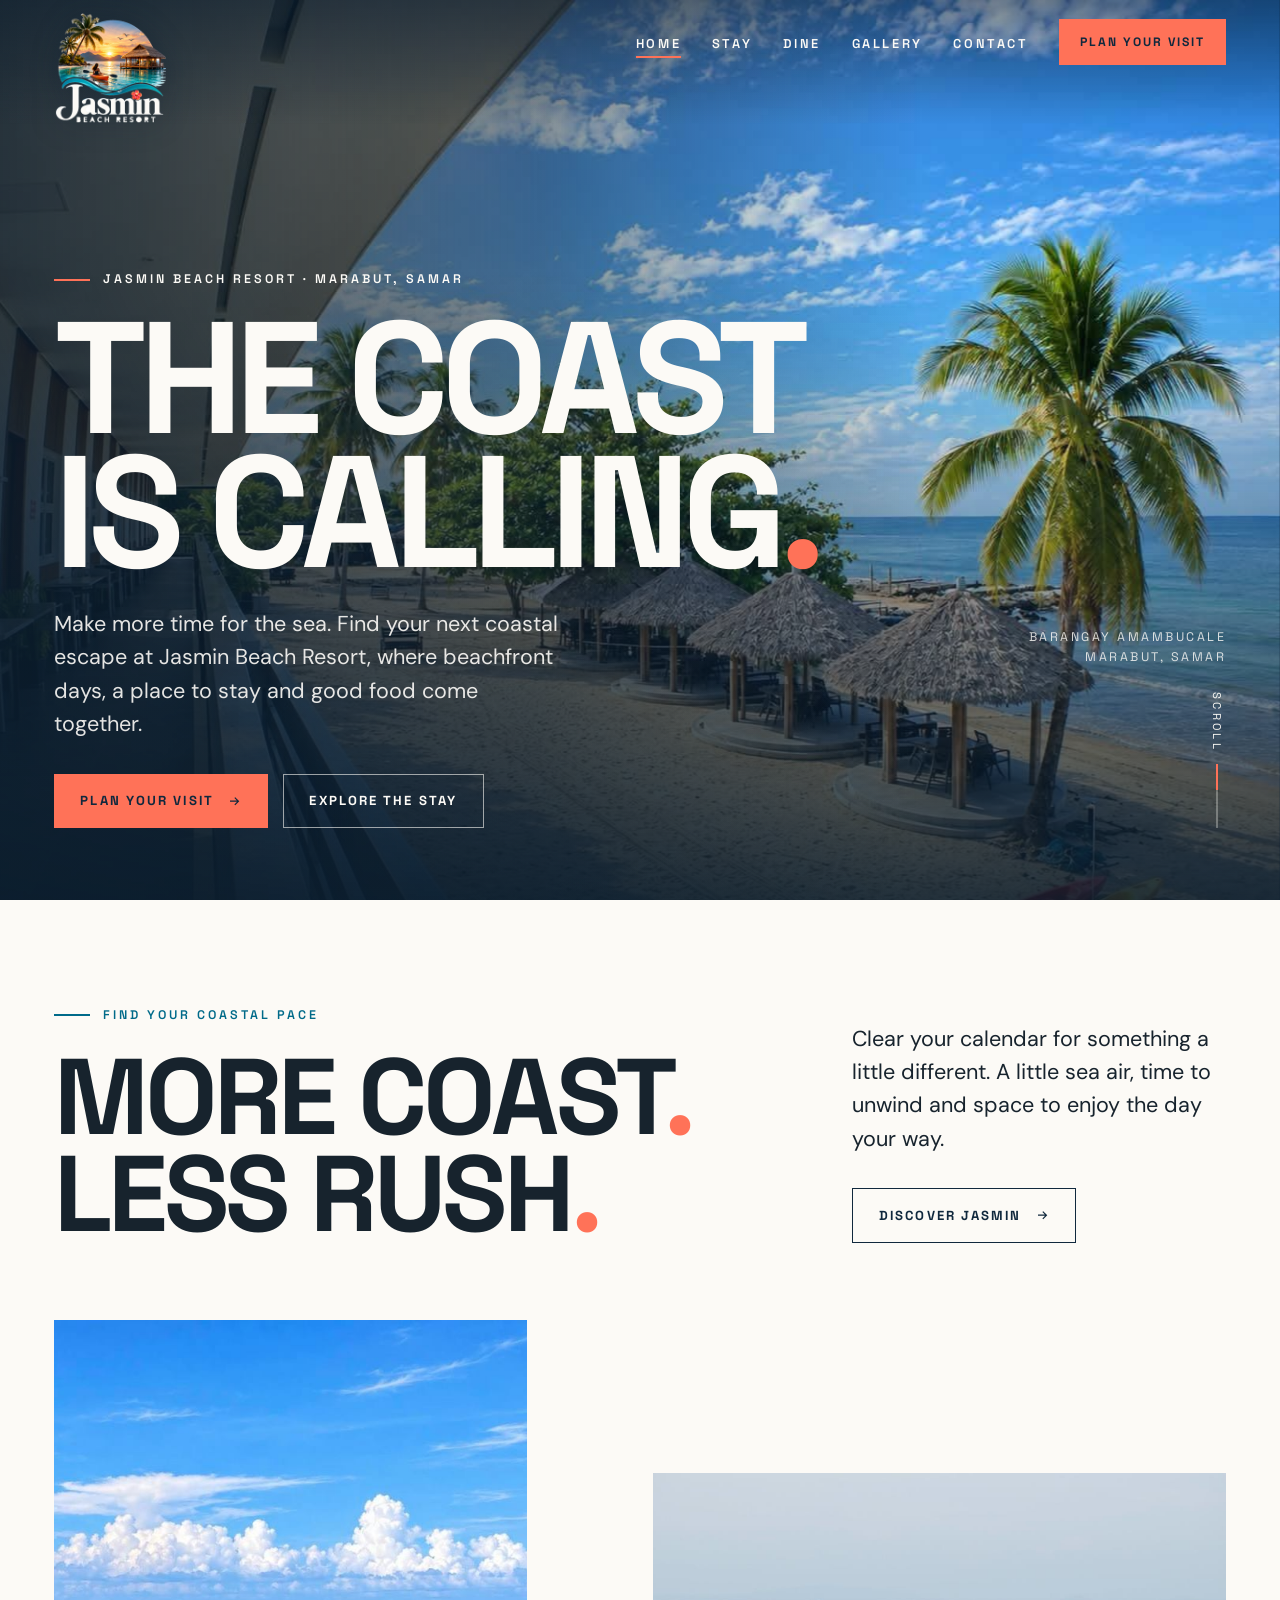
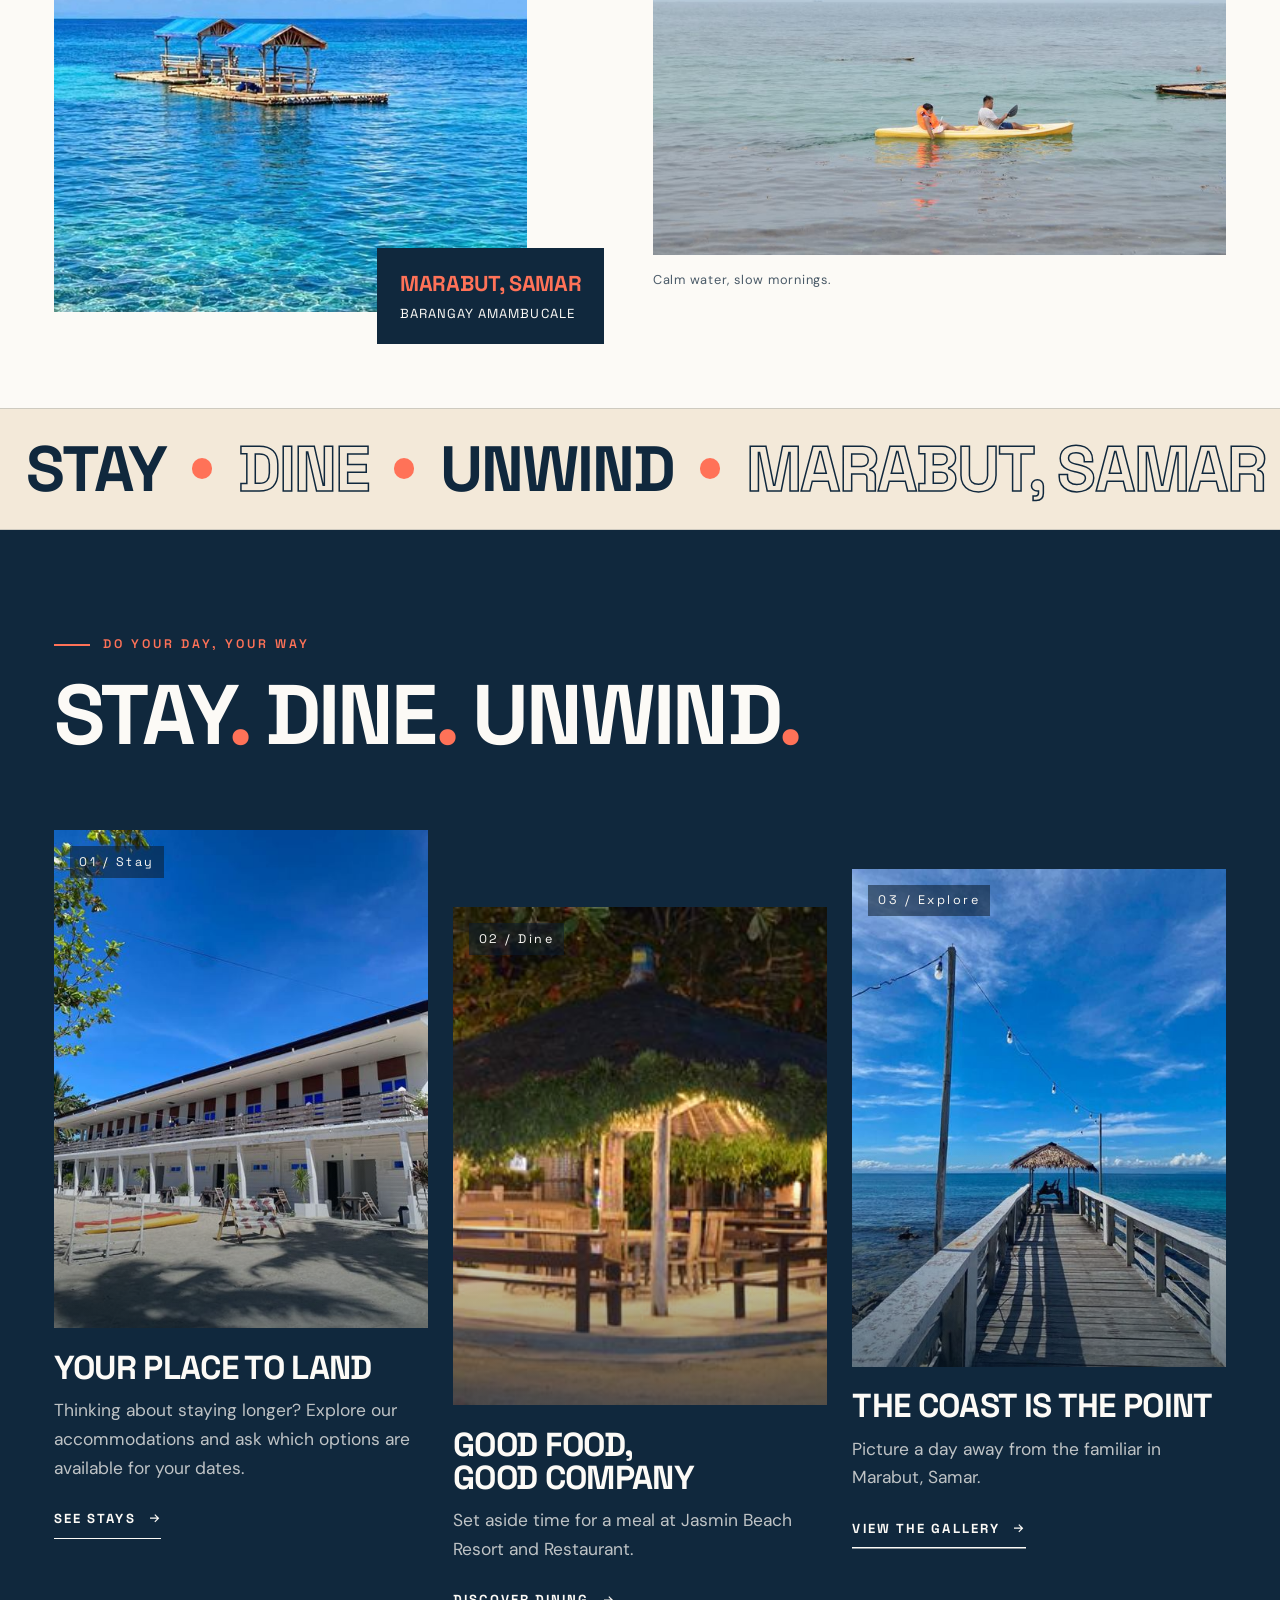
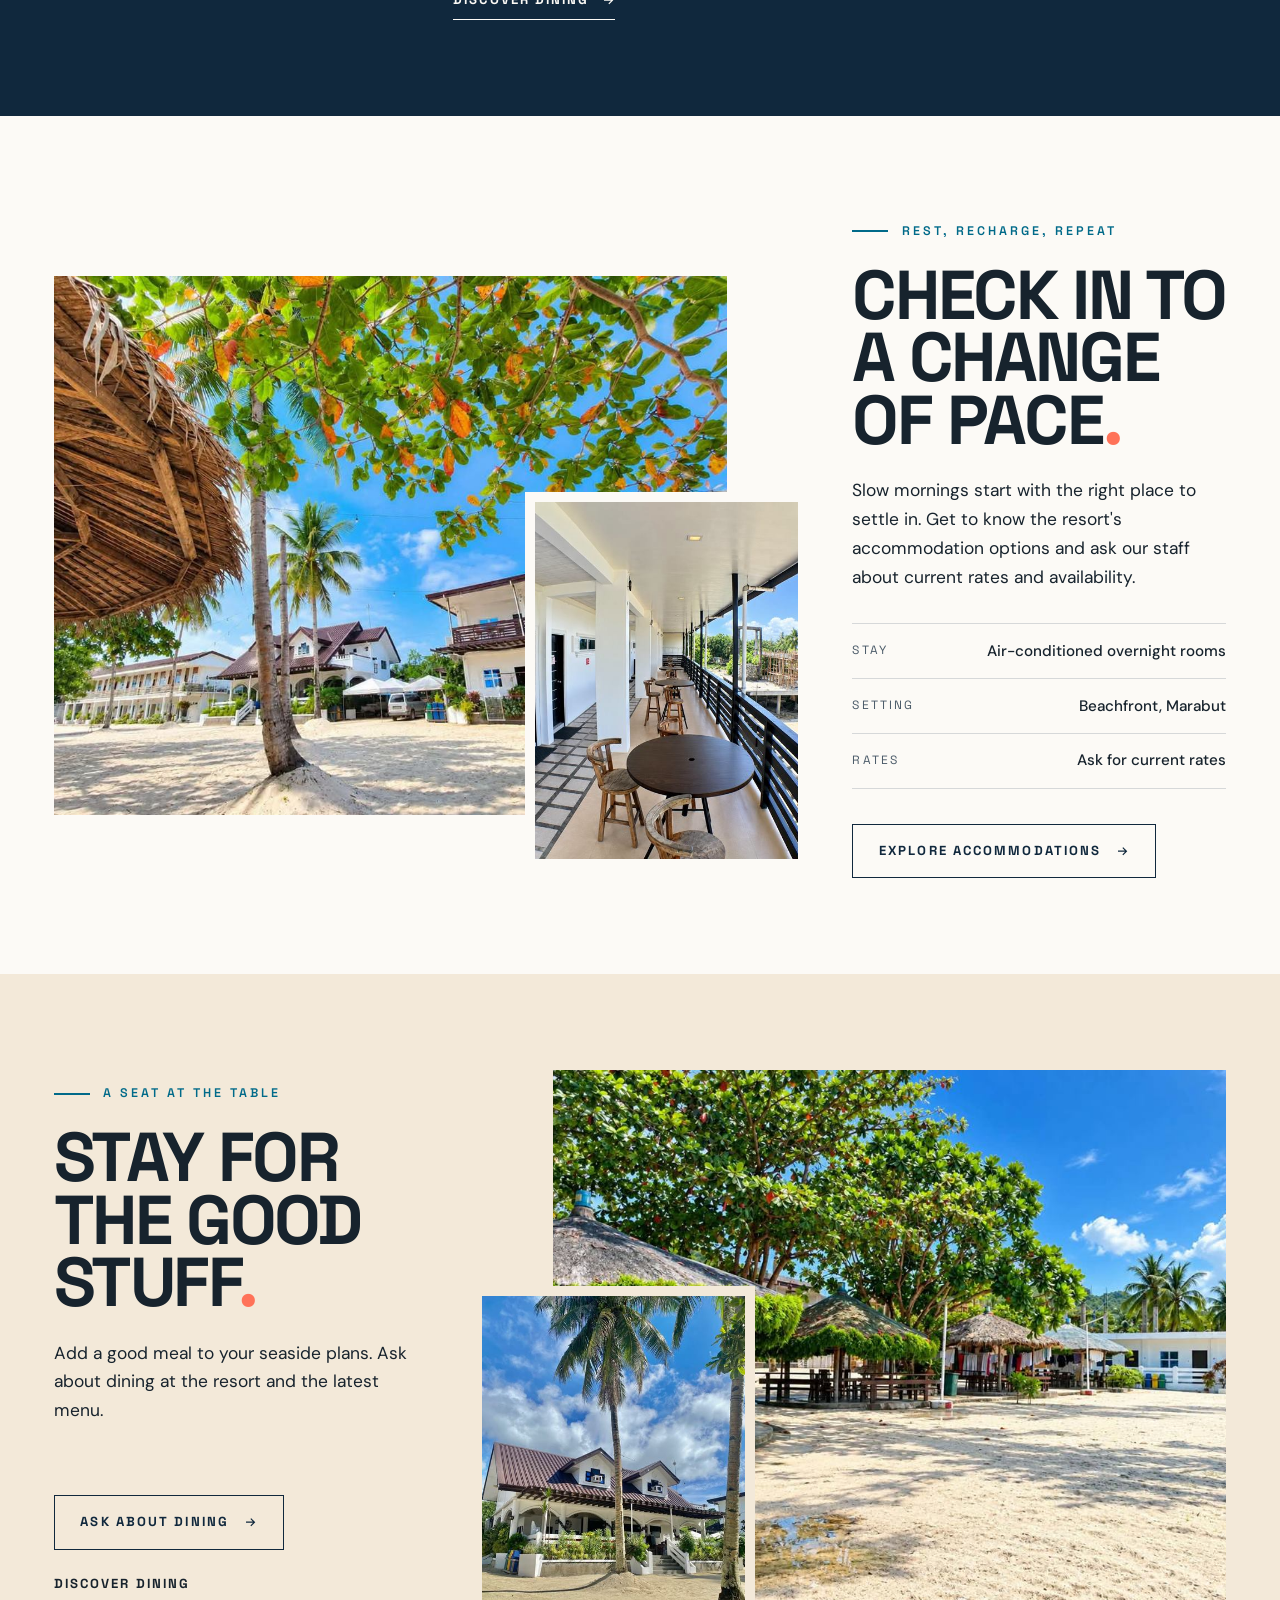
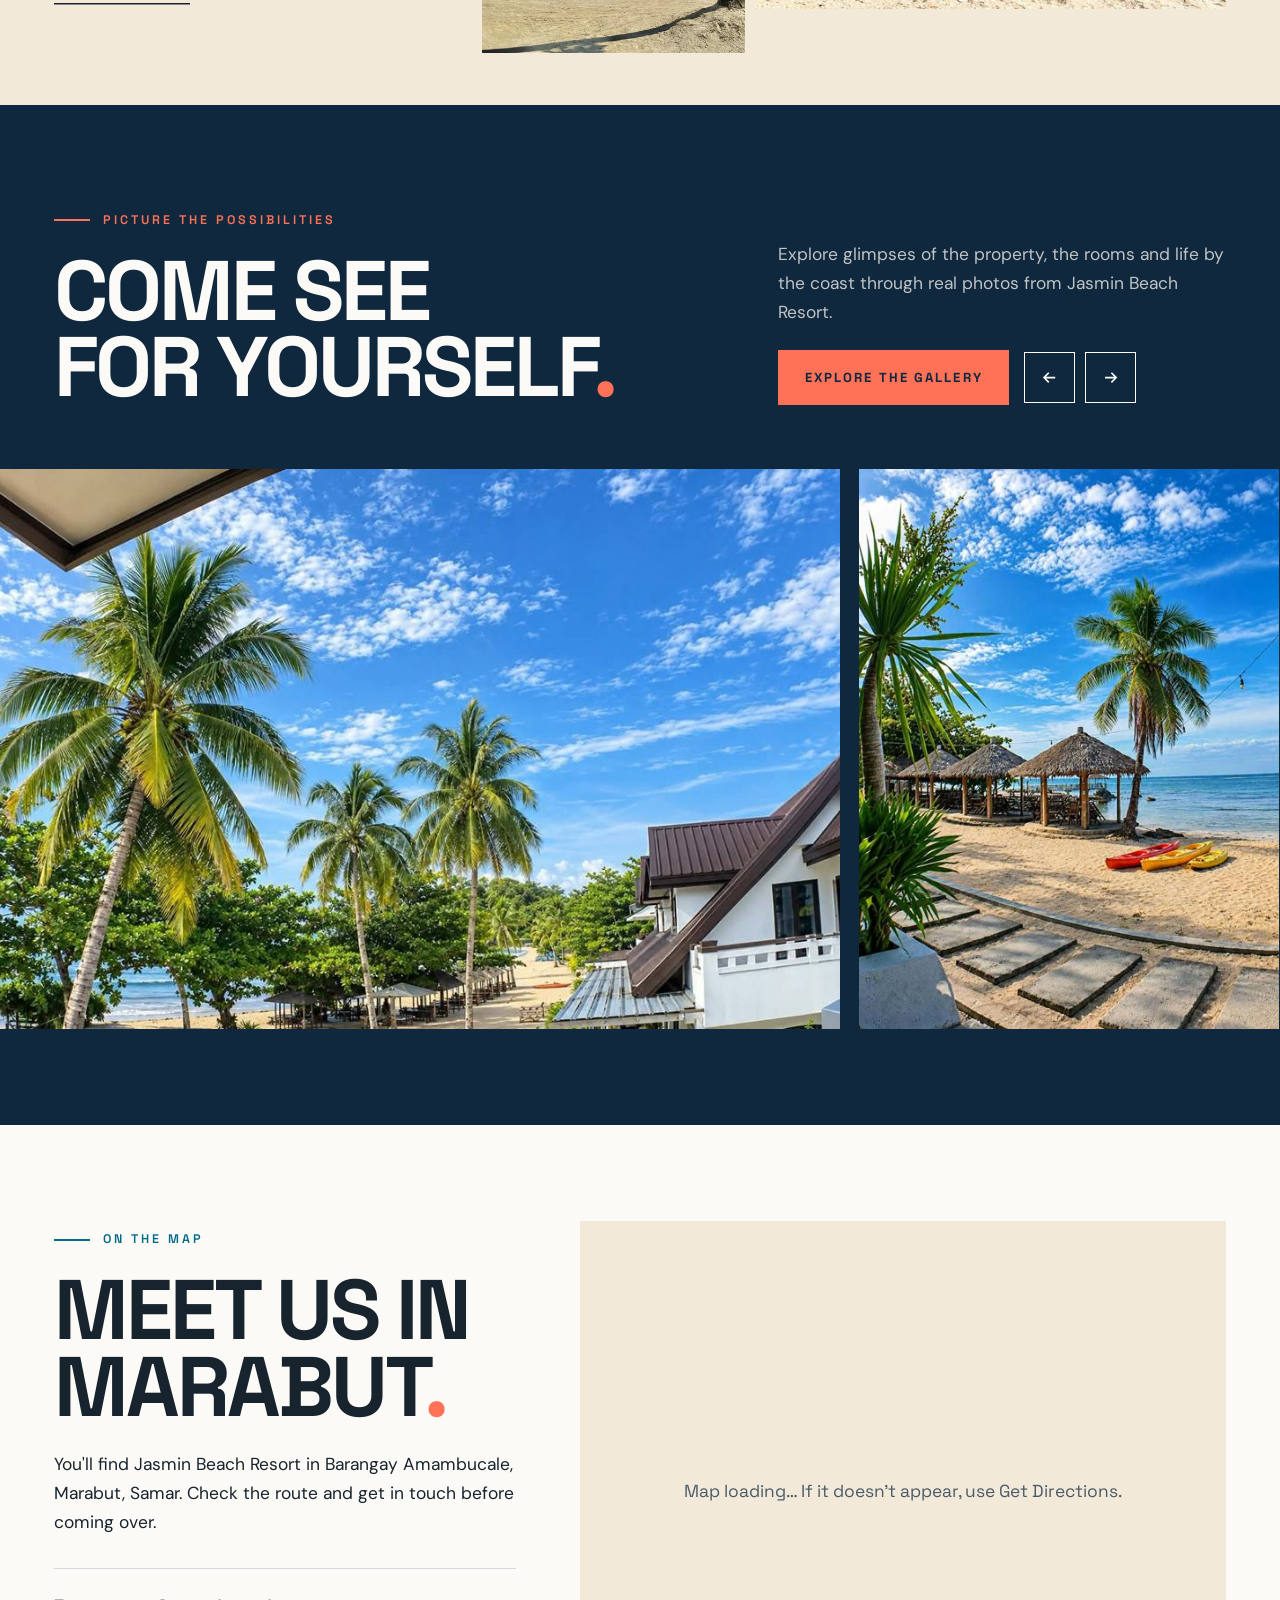
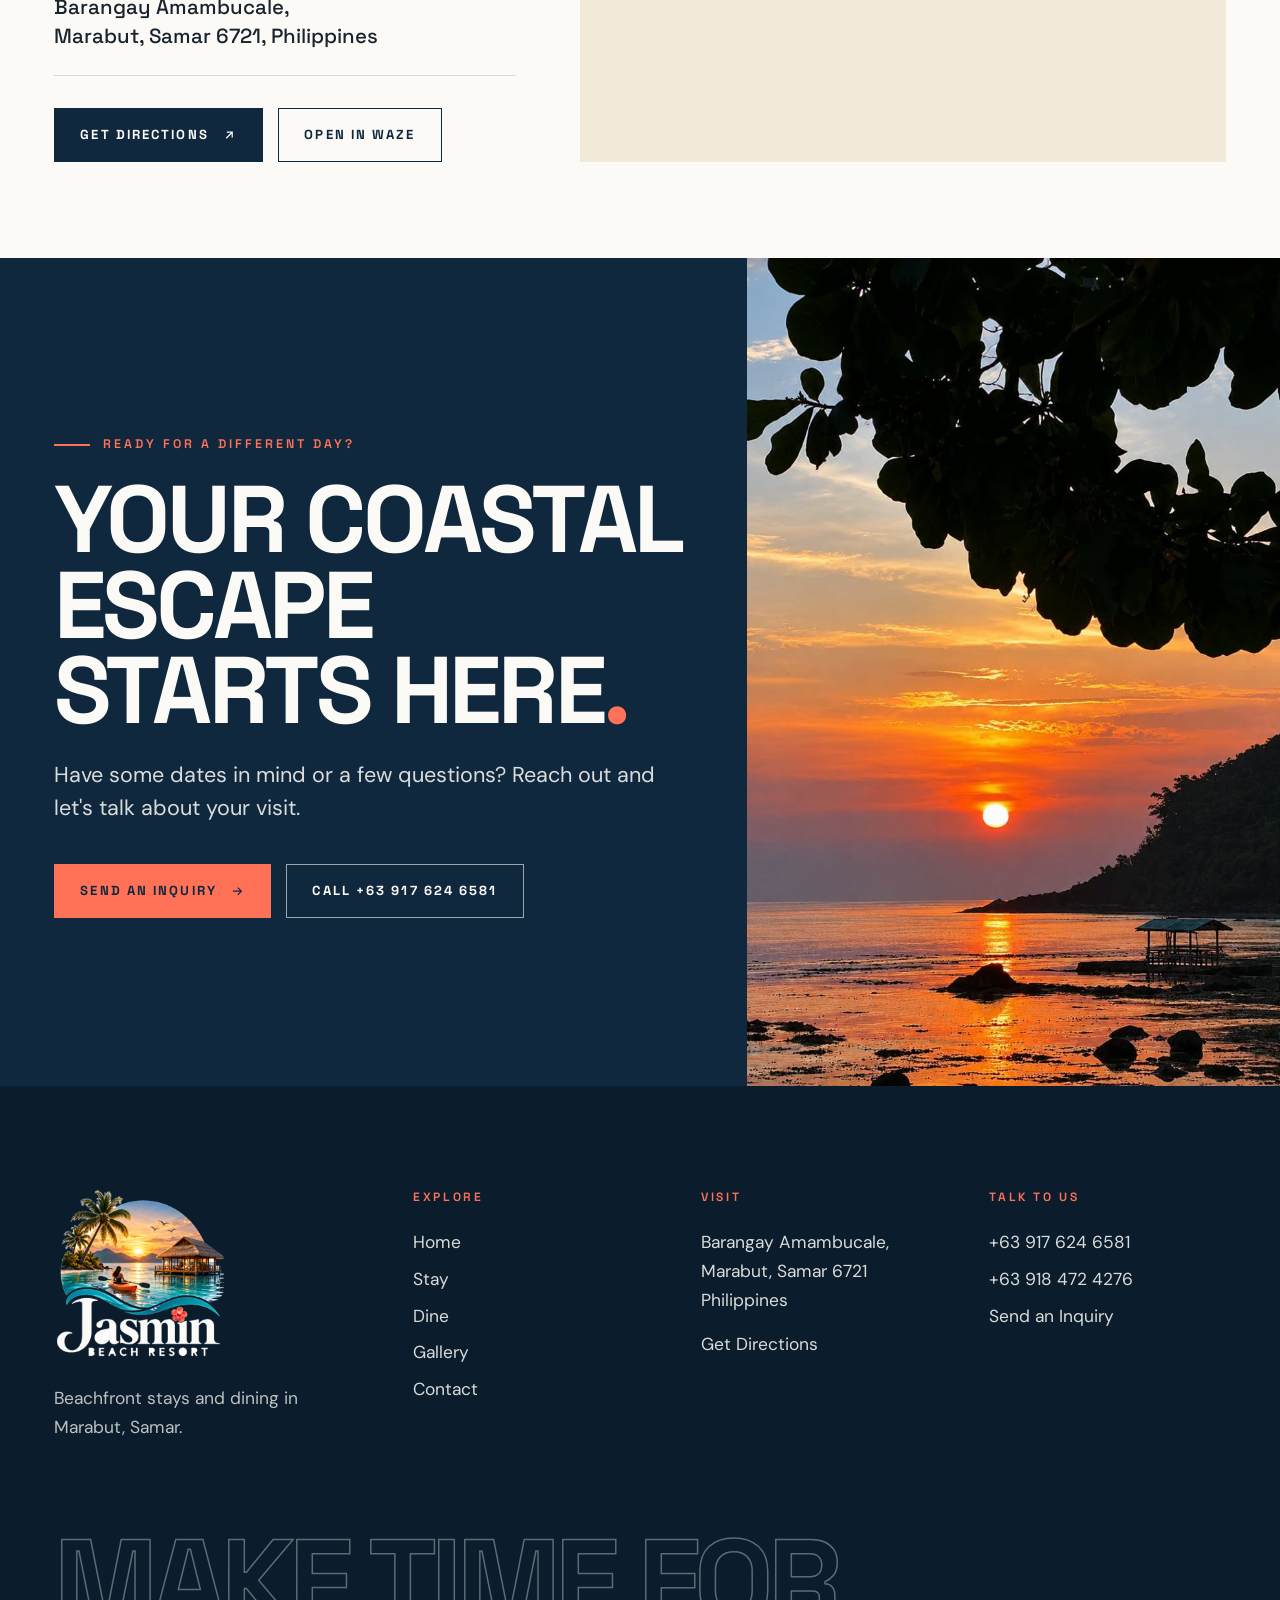
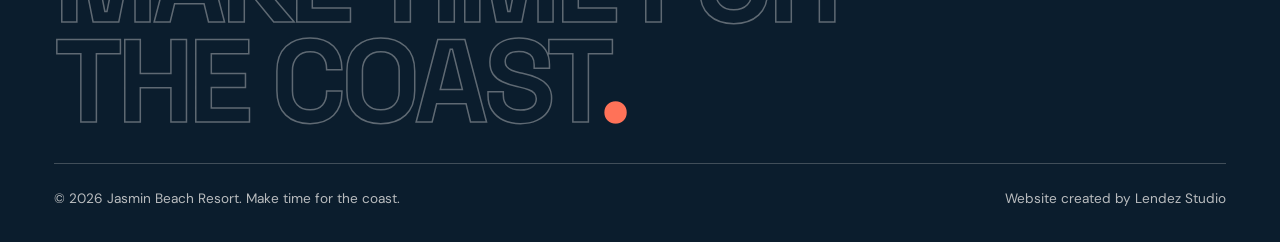
<file: index.html>
<!doctype html>
<html lang="en">
<head>
  <meta charset="utf-8">
  <meta name="viewport" content="width=device-width, initial-scale=1">
  <title>Jasmin Beach Resort | Beachfront Stays in Marabut, Samar</title>
  <meta name="description" content="Discover Jasmin Beach Resort in Marabut, Samar. Explore beachfront stays, dining, and unforgettable coastal experiences. Plan your next getaway.">
  <link rel="canonical" href="https://lendezstudio.github.io/Jasmin-Beach-Resort/">
  <meta name="theme-color" content="#10283D">

  <link rel="icon" href="favicon.ico" sizes="any">
  <link rel="icon" type="image/png" sizes="32x32" href="favicon-32x32.png">
  <link rel="icon" type="image/png" sizes="16x16" href="favicon-16x16.png">
  <link rel="apple-touch-icon" sizes="180x180" href="apple-touch-icon.png">
  <link rel="manifest" href="site.webmanifest">

  <meta property="og:type" content="website">
  <meta property="og:site_name" content="Jasmin Beach Resort">
  <meta property="og:locale" content="en_PH">
  <meta property="og:title" content="Jasmin Beach Resort | The Coast Is Calling">
  <meta property="og:description" content="Sea air, a place to stay and time together. Explore Jasmin Beach Resort in Marabut, Samar.">
  <meta property="og:url" content="https://lendezstudio.github.io/Jasmin-Beach-Resort/">
  <meta property="og:image" content="https://lendezstudio.github.io/Jasmin-Beach-Resort/assets/img/jasmin-beach-resort-og.jpg">
  <meta property="og:image:secure_url" content="https://lendezstudio.github.io/Jasmin-Beach-Resort/assets/img/jasmin-beach-resort-og.jpg">
  <meta property="og:image:type" content="image/jpeg">
  <meta property="og:image:width" content="1200">
  <meta property="og:image:height" content="630">
  <meta property="og:image:alt" content="Jasmin Beach Resort logo beside thatched beach kiosks on the sand in Marabut, Samar, with the words The Coast Is Calling.">
  <meta name="twitter:card" content="summary_large_image">
  <meta name="twitter:title" content="Jasmin Beach Resort | The Coast Is Calling">
  <meta name="twitter:description" content="Sea air, a place to stay and time together. Explore Jasmin Beach Resort in Marabut, Samar.">
  <meta name="twitter:image" content="https://lendezstudio.github.io/Jasmin-Beach-Resort/assets/img/jasmin-beach-resort-og.jpg">
  <meta name="twitter:image:alt" content="Jasmin Beach Resort logo beside thatched beach kiosks on the sand in Marabut, Samar, with the words The Coast Is Calling.">

  <link rel="preload" href="assets/fonts/space-grotesk-latin-wght.woff2" as="font" type="font/woff2" crossorigin>
  <link rel="preload" as="image" href="assets/img/photos/beachfront-balcony-1600.jpg"
        imagesrcset="assets/img/photos/beachfront-balcony-480.jpg 480w, assets/img/photos/beachfront-balcony-960.jpg 960w, assets/img/photos/beachfront-balcony-1600.jpg 1448w"
        imagesizes="100vw" fetchpriority="high">
  <link rel="stylesheet" href="assets/css/styles.css">
  <script>document.documentElement.classList.add("js");</script>
  <script src="assets/js/main.js" defer></script>

  <script type="application/ld+json">
  {
    "@context": "https://schema.org",
    "@type": "Resort",
    "name": "Jasmin Beach Resort",
    "alternateName": "Jasmin Beach Resort and Restaurant",
    "description": "Beachfront resort with air-conditioned overnight accommodation and a restaurant in Marabut, Samar.",
    "url": "https://lendezstudio.github.io/Jasmin-Beach-Resort/",
    "image": "https://lendezstudio.github.io/Jasmin-Beach-Resort/assets/img/jasmin-beach-resort-og.jpg",
    "logo": "https://lendezstudio.github.io/Jasmin-Beach-Resort/assets/img/brand/logo-480.jpg",
    "address": {
      "@type": "PostalAddress",
      "streetAddress": "Barangay Amambucale",
      "addressLocality": "Marabut",
      "addressRegion": "Samar",
      "postalCode": "6721",
      "addressCountry": "PH"
    }
  }
  </script>
</head>
<body>
  <a class="skip-link" href="#main">Skip to content</a>

  <header class="site-header">
    <div class="container header-inner">
      <a class="brand" href="./" aria-label="Jasmin Beach Resort home">
        <img class="logo-light" src="assets/img/brand/logo-light-240.png" width="240" height="242" alt="Jasmin Beach Resort"><img class="logo-color" src="assets/img/brand/logo-color-240.png" width="240" height="242" loading="lazy" alt="Jasmin Beach Resort">
      </a>
      <nav class="primary-nav" aria-label="Main">
        <ul>
          <li><a href="./" aria-current="page">Home</a></li>
          <li><a href="stay.html">Stay</a></li>
          <li><a href="dine.html">Dine</a></li>
          <li><a href="gallery.html">Gallery</a></li>
          <li><a href="contact.html">Contact</a></li>
        </ul>
      </nav>
      <a class="btn btn--coral header-cta" href="contact.html#inquiry">Plan Your Visit</a>
      <button class="menu-toggle" type="button" aria-expanded="false" aria-controls="mobile-menu">
        <span>Menu</span><span class="bars" aria-hidden="true"></span>
      </button>
    </div>
  </header>

  <div class="mobile-menu" id="mobile-menu" aria-hidden="true" role="dialog" aria-modal="true" aria-label="Site menu">
    <div class="mobile-menu__top">
      <span class="mobile-menu__label">Jasmin Beach Resort</span>
      <button class="menu-close" type="button">Close
        <svg viewBox="0 0 24 24" fill="none" stroke="currentColor" stroke-width="2" aria-hidden="true"><path d="M5 5l14 14M19 5L5 19"/></svg>
      </button>
    </div>
    <nav aria-label="Mobile">
      <ol>
        <li><a href="./" aria-current="page">Home</a></li>
        <li><a href="stay.html">Stay</a></li>
        <li><a href="dine.html">Dine</a></li>
        <li><a href="gallery.html">Gallery</a></li>
        <li><a href="contact.html">Contact</a></li>
      </ol>
    </nav>
    <div class="mobile-menu__foot">
      <p>Barangay Amambucale, Marabut, Samar</p>
      <a class="tel" href="tel:+639176246581">+63 917 624 6581</a>
      <a class="btn btn--coral" href="contact.html#inquiry">Plan Your Visit</a>
    </div>
  </div>

  <main id="main">
    <!-- 01 · HERO -->
    <section class="hero" aria-labelledby="hero-title">
      <div class="hero__media">
        <img src="assets/img/photos/beachfront-balcony-1600.jpg"
             srcset="assets/img/photos/beachfront-balcony-480.jpg 480w, assets/img/photos/beachfront-balcony-960.jpg 960w, assets/img/photos/beachfront-balcony-1600.jpg 1448w"
             sizes="100vw" width="1448" height="937" fetchpriority="high" decoding="async"
             alt="View from the resort's upper walkway over thatched beach kiosks, palm trees and the sea at Jasmin Beach Resort">
      </div>
      <div class="container hero__inner">
        <p class="eyebrow hero__eyebrow">Jasmin Beach Resort · Marabut, Samar</p>
        <h1 class="hero__title" id="hero-title">
          <span class="line"><span>The Coast</span></span>
          <span class="line"><span>Is Calling<span class="dot">.</span></span></span>
        </h1>
        <div class="hero__bottom">
          <div>
            <p class="lead hero__lead">Make more time for the sea. Find your next coastal escape at Jasmin Beach Resort, where beachfront days, a place to stay and good food come together.</p>
            <div class="btn-row">
              <a class="btn btn--coral" href="contact.html#inquiry">Plan Your Visit
                <svg class="arrow" viewBox="0 0 24 24" fill="none" stroke="currentColor" stroke-width="2" aria-hidden="true"><path d="M5 12h14M13 6l6 6-6 6"/></svg></a>
              <a class="btn btn--light" href="stay.html">Explore the Stay</a>
            </div>
          </div>
          <div class="hero__aside">
            <span>Barangay Amambucale<br>Marabut, Samar</span>
            <a class="scroll-cue" href="#escape"><span>Scroll</span><span class="rail" aria-hidden="true"></span></a>
          </div>
        </div>
      </div>
    </section>

    <!-- 02 · THE ESCAPE -->
    <section class="section" id="escape" aria-labelledby="escape-title">
      <div class="container escape__grid">
        <div class="escape__head" data-reveal>
          <p class="eyebrow">Find your coastal pace</p>
          <h2 class="h2" id="escape-title">More coast<span class="dot">.</span><br>Less rush<span class="dot">.</span></h2>
        </div>
        <div class="escape__copy" data-reveal style="--d:.15s">
          <p class="lead">Clear your calendar for something a little different. A little sea air, time to unwind and space to enjoy the day your way.</p>
          <a class="btn btn--dark" href="gallery.html">Discover Jasmin
            <svg class="arrow" viewBox="0 0 24 24" fill="none" stroke="currentColor" stroke-width="2" aria-hidden="true"><path d="M5 12h14M13 6l6 6-6 6"/></svg></a>
        </div>
        <figure class="escape__media-a">
          <div data-reveal="mask" style="overflow:hidden">
            <img src="assets/img/photos/floating-cottages-960.jpg"
                 srcset="assets/img/photos/floating-cottages-480.jpg 480w, assets/img/photos/floating-cottages-960.jpg 960w, assets/img/photos/floating-cottages-1600.jpg 1258w"
                 sizes="(max-width: 900px) 70vw, 40vw" width="1258" height="985" loading="lazy" decoding="async"
                 alt="Two small cottages on floating platforms in clear turquoise water off the resort">
          </div>
          <p class="escape__stat"><strong>Marabut, Samar</strong>Barangay Amambucale</p>
        </figure>
        <figure class="escape__media-b">
          <div data-reveal="mask" style="overflow:hidden; --d:.1s">
            <img src="assets/img/photos/kayak-calm-water-960.jpg"
                 srcset="assets/img/photos/kayak-calm-water-480.jpg 480w, assets/img/photos/kayak-calm-water-960.jpg 960w, assets/img/photos/kayak-calm-water-1600.jpg 1600w"
                 sizes="(max-width: 900px) 70vw, 50vw" width="2048" height="1356" loading="lazy" decoding="async"
                 alt="Two people in life vests paddling a yellow kayak on calm water">
          </div>
          <figcaption>Calm water, slow mornings.</figcaption>
        </figure>
      </div>
    </section>

    <div class="marquee" aria-hidden="true">
      <div class="marquee__track">
        <div class="marquee__group">
          <span class="marquee__item">Stay</span><span class="marquee__sun"></span>
          <span class="marquee__item marquee__item--outline">Dine</span><span class="marquee__sun"></span>
          <span class="marquee__item">Unwind</span><span class="marquee__sun"></span>
          <span class="marquee__item marquee__item--outline">Marabut, Samar</span><span class="marquee__sun"></span>
        </div>
        <div class="marquee__group">
          <span class="marquee__item">Stay</span><span class="marquee__sun"></span>
          <span class="marquee__item marquee__item--outline">Dine</span><span class="marquee__sun"></span>
          <span class="marquee__item">Unwind</span><span class="marquee__sun"></span>
          <span class="marquee__item marquee__item--outline">Marabut, Samar</span><span class="marquee__sun"></span>
        </div>
      </div>
    </div>

    <!-- 03 · THE EXPERIENCE -->
    <section class="section section--navy on-dark" aria-labelledby="experience-title">
      <div class="container">
        <div class="experience__head">
          <div data-reveal>
            <p class="eyebrow">Do your day, your way</p>
            <h2 class="h2" id="experience-title">Stay<span class="dot">.</span> Dine<span class="dot">.</span> Unwind<span class="dot">.</span></h2>
          </div>
        </div>
        <div class="tiles">
          <article class="tile" data-reveal>
            <a class="tile__link" href="stay.html">
              <div class="tile__media">
                <span class="tile__num">01 / Stay</span>
                <img src="assets/img/photos/accommodation-block-960.jpg"
                     srcset="assets/img/photos/accommodation-block-480.jpg 480w, assets/img/photos/accommodation-block-960.jpg 720w"
                     sizes="(max-width: 900px) 92vw, 30vw" width="720" height="960" loading="lazy" decoding="async"
                     alt="Two-storey white accommodation building with balconies facing the sand">
              </div>
              <div class="tile__body">
                <h3 class="h3">Your place to land</h3>
                <p>Thinking about staying longer? Explore our accommodations and ask which options are available for your dates.</p>
                <span class="text-link">See Stays <svg class="arrow" viewBox="0 0 24 24" fill="none" stroke="currentColor" stroke-width="2" aria-hidden="true"><path d="M5 12h14M13 6l6 6-6 6"/></svg></span>
              </div>
            </a>
          </article>
          <article class="tile" data-reveal style="--d:.12s">
            <a class="tile__link" href="dine.html">
              <div class="tile__media">
                <span class="tile__num">02 / Dine</span>
                <img src="assets/img/photos/kiosk-night-960.jpg"
                     srcset="assets/img/photos/kiosk-night-480.jpg 480w, assets/img/photos/kiosk-night-960.jpg 960w, assets/img/photos/kiosk-night-1600.jpg 1600w"
                     sizes="(max-width: 900px) 92vw, 30vw" width="2048" height="1356" loading="lazy" decoding="async"
                     alt="Vine-covered open-air kiosk with wooden tables, softly lit in the evening">
              </div>
              <div class="tile__body">
                <h3 class="h3">Good food, good company</h3>
                <p>Set aside time for a meal at Jasmin Beach Resort and Restaurant.</p>
                <span class="text-link">Discover Dining <svg class="arrow" viewBox="0 0 24 24" fill="none" stroke="currentColor" stroke-width="2" aria-hidden="true"><path d="M5 12h14M13 6l6 6-6 6"/></svg></span>
              </div>
            </a>
          </article>
          <article class="tile" data-reveal style="--d:.24s">
            <a class="tile__link" href="gallery.html">
              <div class="tile__media">
                <span class="tile__num">03 / Explore</span>
                <img src="assets/img/photos/jetty-portrait-960.jpg"
                     srcset="assets/img/photos/jetty-portrait-480.jpg 480w, assets/img/photos/jetty-portrait-960.jpg 720w"
                     sizes="(max-width: 900px) 92vw, 30vw" width="720" height="960" loading="lazy" decoding="async"
                     alt="Wooden jetty with white railings leading to a thatched shelter over blue sea">
              </div>
              <div class="tile__body">
                <h3 class="h3">The coast is the point</h3>
                <p>Picture a day away from the familiar in Marabut, Samar.</p>
                <span class="text-link">View the Gallery <svg class="arrow" viewBox="0 0 24 24" fill="none" stroke="currentColor" stroke-width="2" aria-hidden="true"><path d="M5 12h14M13 6l6 6-6 6"/></svg></span>
              </div>
            </a>
          </article>
        </div>
      </div>
    </section>

    <!-- 04 · STAYS -->
    <section class="section" aria-labelledby="stays-title">
      <div class="container feature">
        <figure class="feature__media">
          <div data-reveal="mask" style="overflow:hidden">
            <img class="main" src="assets/img/photos/grounds-two-wings-960.jpg"
                 srcset="assets/img/photos/grounds-two-wings-480.jpg 480w, assets/img/photos/grounds-two-wings-960.jpg 960w, assets/img/photos/grounds-two-wings-1600.jpg 1313w"
                 sizes="(max-width: 900px) 92vw, 56vw" width="1313" height="1086" loading="lazy" decoding="async"
                 alt="White two-storey resort buildings and palm trees around a wide sandy courtyard">
          </div>
          <img class="inset" data-reveal style="--d:.3s" src="assets/img/photos/balcony-tables-480.jpg"
               srcset="assets/img/photos/balcony-tables-480.jpg 480w, assets/img/photos/balcony-tables-960.jpg 960w"
               sizes="(max-width: 900px) 38vw, 24vw" width="1086" height="1448" loading="lazy" decoding="async"
               alt="Upper-floor walkway with wooden bar tables and stools looking out over the grounds">
        </figure>
        <div class="feature__body" data-reveal>
          <p class="eyebrow">Rest, recharge, repeat</p>
          <h2 class="h2" id="stays-title">Check in to a change of pace<span class="dot">.</span></h2>
          <p>Slow mornings start with the right place to settle in. Get to know the resort's accommodation options and ask our staff about current rates and availability.</p>
          <ul class="facts" role="list">
            <li><span>Stay</span><span>Air-conditioned overnight rooms</span></li>
            <li><span>Setting</span><span>Beachfront, Marabut</span></li>
            <li><span>Rates</span><span>Ask for current rates</span></li>
          </ul>
          <a class="btn btn--dark" href="stay.html">Explore Accommodations
            <svg class="arrow" viewBox="0 0 24 24" fill="none" stroke="currentColor" stroke-width="2" aria-hidden="true"><path d="M5 12h14M13 6l6 6-6 6"/></svg></a>
        </div>
      </div>
    </section>

    <!-- 05 · DINING -->
    <section class="section section--sand" aria-labelledby="dining-title">
      <div class="container feature feature--flip">
        <figure class="feature__media">
          <div data-reveal="mask" style="overflow:hidden">
            <img class="main" src="assets/img/photos/kiosks-garden-tables-960.jpg"
                 srcset="assets/img/photos/kiosks-garden-tables-480.jpg 480w, assets/img/photos/kiosks-garden-tables-960.jpg 960w, assets/img/photos/kiosks-garden-tables-1600.jpg 1448w"
                 sizes="(max-width: 900px) 92vw, 56vw" width="1448" height="1086" loading="lazy" decoding="async"
                 alt="Shaded open-air kiosks with long wooden tables beneath leafy trees on white sand">
          </div>
          <img class="inset" data-reveal style="--d:.3s" src="assets/img/photos/main-building-palms-480.jpg"
               srcset="assets/img/photos/main-building-palms-480.jpg 480w, assets/img/photos/main-building-palms-960.jpg 720w"
               sizes="(max-width: 900px) 38vw, 24vw" width="720" height="960" loading="lazy" decoding="async"
               alt="The resort's arched main building framed by tall coconut palms">
        </figure>
        <div class="feature__body" data-reveal>
          <p class="eyebrow">A seat at the table</p>
          <h2 class="h2" id="dining-title">Stay for the good stuff<span class="dot">.</span></h2>
          <p>Add a good meal to your seaside plans. Ask about dining at the resort and the latest menu.</p>
          <div class="btn-row" style="margin-top:2.2rem">
            <a class="btn btn--dark" href="contact.html?interest=dining#inquiry">Ask About Dining
              <svg class="arrow" viewBox="0 0 24 24" fill="none" stroke="currentColor" stroke-width="2" aria-hidden="true"><path d="M5 12h14M13 6l6 6-6 6"/></svg></a>
            <a class="text-link" href="dine.html">Discover Dining</a>
          </div>
        </div>
      </div>
    </section>

    <!-- 06 · THE MOMENTS -->
    <section class="section section--navy on-dark" aria-labelledby="moments-title" data-strip>
      <div class="container moments__head">
        <div data-reveal>
          <p class="eyebrow">Picture the possibilities</p>
          <h2 class="h2" id="moments-title">Come see<br>for yourself<span class="dot">.</span></h2>
        </div>
        <div data-reveal style="--d:.15s">
          <p class="muted">Explore glimpses of the property, the rooms and life by the coast through real photos from Jasmin Beach Resort.</p>
          <div class="btn-row" style="margin-top:1.5rem; align-items:center">
            <a class="btn btn--coral" href="gallery.html">Explore the Gallery</a>
            <div class="strip-controls">
              <button class="icon-btn" type="button" data-strip-prev aria-label="Scroll photos left">
                <svg viewBox="0 0 24 24" fill="none" stroke="currentColor" stroke-width="2" aria-hidden="true"><path d="M19 12H5M11 6l-6 6 6 6"/></svg></button>
              <button class="icon-btn" type="button" data-strip-next aria-label="Scroll photos right">
                <svg viewBox="0 0 24 24" fill="none" stroke="currentColor" stroke-width="2" aria-hidden="true"><path d="M5 12h14M13 6l6 6-6 6"/></svg></button>
            </div>
          </div>
        </div>
      </div>
      <ul class="strip" role="list" aria-label="Resort photos">
        <li class="strip__item strip__item--wide"><a href="gallery.html"><img src="assets/img/photos/palms-shore-view-960.jpg" srcset="assets/img/photos/palms-shore-view-480.jpg 480w, assets/img/photos/palms-shore-view-960.jpg 960w" sizes="(max-width: 560px) 480px, 840px" width="1448" height="939" loading="lazy" decoding="async" alt="Coconut palms and leafy trees along the shoreline seen from an upper floor"></a></li>
        <li class="strip__item strip__item--tall"><a href="gallery.html"><img src="assets/img/photos/beach-path-palms-480.jpg" srcset="assets/img/photos/beach-path-palms-480.jpg 480w, assets/img/photos/beach-path-palms-960.jpg 960w" sizes="(max-width: 560px) 240px, 420px" width="1376" height="1824" loading="lazy" decoding="async" alt="Stepping-stone path through the sand to thatched kiosks, a palm tree and colourful kayaks"></a></li>
        <li class="strip__item strip__item--wide"><a href="gallery.html"><img src="assets/img/photos/boardwalk-to-resort-960.jpg" srcset="assets/img/photos/boardwalk-to-resort-480.jpg 480w, assets/img/photos/boardwalk-to-resort-960.jpg 960w" sizes="(max-width: 560px) 480px, 840px" width="1448" height="1086" loading="lazy" decoding="async" alt="Wooden boardwalk over clear water leading back to the beach and resort buildings"></a></li>
        <li class="strip__item strip__item--tall"><a href="gallery.html"><img src="assets/img/photos/shoreline-portrait-480.jpg" srcset="assets/img/photos/shoreline-portrait-480.jpg 480w, assets/img/photos/shoreline-portrait-960.jpg 960w" sizes="(max-width: 560px) 240px, 420px" width="1350" height="1800" loading="lazy" decoding="async" alt="Clear shallow water along a pebbled shore lined with palms and thatched shelters"></a></li>
        <li class="strip__item strip__item--wide"><a href="gallery.html"><img src="assets/img/photos/lounger-sea-view-960.jpg" srcset="assets/img/photos/lounger-sea-view-480.jpg 480w, assets/img/photos/lounger-sea-view-960.jpg 960w" sizes="(max-width: 560px) 480px, 840px" width="1311" height="952" loading="lazy" decoding="async" alt="Wooden lounge chair and benches on the shore facing blue sea and floating cottages"></a></li>
        <li class="strip__item strip__item--tall"><a href="gallery.html"><img src="assets/img/photos/veranda-coast-view-480.jpg" srcset="assets/img/photos/veranda-coast-view-480.jpg 480w, assets/img/photos/veranda-coast-view-960.jpg 960w" sizes="(max-width: 560px) 240px, 420px" width="1086" height="1448" loading="lazy" decoding="async" alt="View from a white veranda over the rocky shore to a small jetty and green headland"></a></li>
        <li class="strip__item strip__item--wide"><a href="gallery.html"><img src="assets/img/photos/beach-kiosks-960.jpg" srcset="assets/img/photos/beach-kiosks-480.jpg 480w, assets/img/photos/beach-kiosks-960.jpg 960w" sizes="(max-width: 560px) 480px, 840px" width="1448" height="1086" loading="lazy" decoding="async" alt="Row of thatched kiosks and tables under a large shade tree on the beach"></a></li>
        <li class="strip__item strip__item--wide"><a href="gallery.html"><img src="assets/img/photos/jetty-night-960.jpg" srcset="assets/img/photos/jetty-night-480.jpg 480w, assets/img/photos/jetty-night-960.jpg 960w" sizes="(max-width: 560px) 480px, 840px" width="2048" height="1356" loading="lazy" decoding="async" alt="String lights glowing along the wooden jetty at night"></a></li>
      </ul>
    </section>

    <!-- 07 · THE PLACE -->
    <section class="section" aria-labelledby="place-title">
      <div class="container place">
        <div class="place__body" data-reveal>
          <p class="eyebrow">On the map</p>
          <h2 class="h2" id="place-title">Meet us in Marabut<span class="dot">.</span></h2>
          <p>You'll find Jasmin Beach Resort in Barangay Amambucale, Marabut, Samar. Check the route and get in touch before coming over.</p>
          <address class="place__address">Barangay Amambucale,<br>Marabut, Samar 6721, Philippines</address>
          <div class="btn-row">
            <a class="btn btn--solid" href="https://www.google.com/maps/dir/?api=1&amp;destination=Jasmin%20Beach%20Resort%2C%20Amambucale%2C%20Marabut%2C%20Samar" target="_blank" rel="noopener">Get Directions
              <svg class="arrow" viewBox="0 0 24 24" fill="none" stroke="currentColor" stroke-width="2" aria-hidden="true"><path d="M7 17 17 7M8 7h9v9"/></svg><span class="visually-hidden">(opens Google Maps in a new tab)</span></a>
            <a class="btn btn--dark" href="https://waze.com/ul?q=Jasmin%20Beach%20Resort%20Marabut%20Samar&amp;navigate=yes" target="_blank" rel="noopener">Open in Waze<span class="visually-hidden">(opens in a new tab)</span></a>
          </div>
        </div>
        <div class="map-frame" data-reveal style="--d:.15s">
          <p class="map-frame__fallback">Map loading… If it doesn't appear, use Get Directions.</p>
          <iframe title="Map showing Jasmin Beach Resort in Marabut, Samar"
                  src="https://maps.google.com/maps?q=Jasmin%20Beach%20Resort%2C%20Amambucale%2C%20Marabut%2C%20Samar&amp;z=13&amp;output=embed"
                  loading="lazy" referrerpolicy="no-referrer-when-downgrade"></iframe>
        </div>
      </div>
    </section>

    <!-- 08 · CLOSING CTA -->
    <section class="closing" aria-labelledby="closing-title">
      <div class="closing__body on-dark">
        <div data-reveal>
          <p class="eyebrow">Ready for a different day?</p>
          <h2 class="h2" id="closing-title">Your coastal escape starts here<span class="dot">.</span></h2>
          <p class="lead">Have some dates in mind or a few questions? Reach out and let's talk about your visit.</p>
          <div class="btn-row">
            <a class="btn btn--coral" href="contact.html#inquiry">Send an Inquiry
              <svg class="arrow" viewBox="0 0 24 24" fill="none" stroke="currentColor" stroke-width="2" aria-hidden="true"><path d="M5 12h14M13 6l6 6-6 6"/></svg></a>
            <a class="btn btn--light" href="tel:+639176246581">Call +63 917 624 6581</a>
          </div>
        </div>
      </div>
      <div class="closing__media">
        <img src="assets/img/photos/sunset-headland-960.jpg"
             srcset="assets/img/photos/sunset-headland-480.jpg 480w, assets/img/photos/sunset-headland-960.jpg 960w, assets/img/photos/sunset-headland-1600.jpg 1086w"
             sizes="(max-width: 900px) 100vw, 42vw" width="1086" height="1448" loading="lazy" decoding="async"
             alt="Orange sunset over the sea beside a dark headland, framed by leaves">
      </div>
    </section>
  </main>

  <footer class="site-footer">
    <div class="container">
      <div class="footer-grid">
        <div class="footer-brand">
          <img src="assets/img/brand/logo-light-240.png" width="240" height="242" loading="lazy" alt="Jasmin Beach Resort">
          <p>Beachfront stays and dining in Marabut, Samar.</p>
        </div>
        <div class="footer-col">
          <h2>Explore</h2>
          <ul>
            <li><a href="./">Home</a></li>
            <li><a href="stay.html">Stay</a></li>
            <li><a href="dine.html">Dine</a></li>
            <li><a href="gallery.html">Gallery</a></li>
            <li><a href="contact.html">Contact</a></li>
          </ul>
        </div>
        <div class="footer-col">
          <h2>Visit</h2>
          <address>Barangay Amambucale,<br>Marabut, Samar 6721<br>Philippines</address>
          <ul style="margin-top:1rem">
            <li><a href="https://www.google.com/maps/dir/?api=1&amp;destination=Jasmin%20Beach%20Resort%2C%20Amambucale%2C%20Marabut%2C%20Samar" target="_blank" rel="noopener">Get Directions<span class="visually-hidden"> (opens in a new tab)</span></a></li>
          </ul>
        </div>
        <div class="footer-col">
          <h2>Talk to us</h2>
          <ul>
            <!-- Published numbers awaiting confirmation by the resort before launch. -->
            <li><a href="tel:+639176246581">+63 917 624 6581</a></li>
            <li><a href="tel:+639184724276">+63 918 472 4276</a></li>
            <li><a href="contact.html#inquiry">Send an Inquiry</a></li>
          </ul>
        </div>
      </div>
      <p class="footer-word" aria-hidden="true">Make time for the coast<span class="dot">.</span></p>
      <div class="footer-bottom">
        <p>© <span data-year>2026</span> Jasmin Beach Resort. Make time for the coast.</p>
        <p>Website created by Lendez Studio</p>
      </div>
    </div>
  </footer>

  <nav class="action-bar" aria-label="Quick actions">
    <a class="btn btn--call" href="tel:+639176246581" aria-label="Call the resort">
      <svg viewBox="0 0 24 24" fill="none" stroke="currentColor" stroke-width="2" aria-hidden="true"><path d="M22 16.9v3a2 2 0 0 1-2.2 2 19.8 19.8 0 0 1-8.6-3.1 19.5 19.5 0 0 1-6-6A19.8 19.8 0 0 1 2.1 4.2 2 2 0 0 1 4.1 2h3a2 2 0 0 1 2 1.7c.1.9.4 1.8.7 2.7a2 2 0 0 1-.5 2.1L8 9.8a16 16 0 0 0 6 6l1.3-1.3a2 2 0 0 1 2.1-.4c.9.3 1.8.6 2.7.7a2 2 0 0 1 1.7 2z"/></svg> Call</a>
    <a class="btn btn--coral" href="contact.html#inquiry">Plan Your Visit</a>
  </nav>
</body>
</html>
</file>
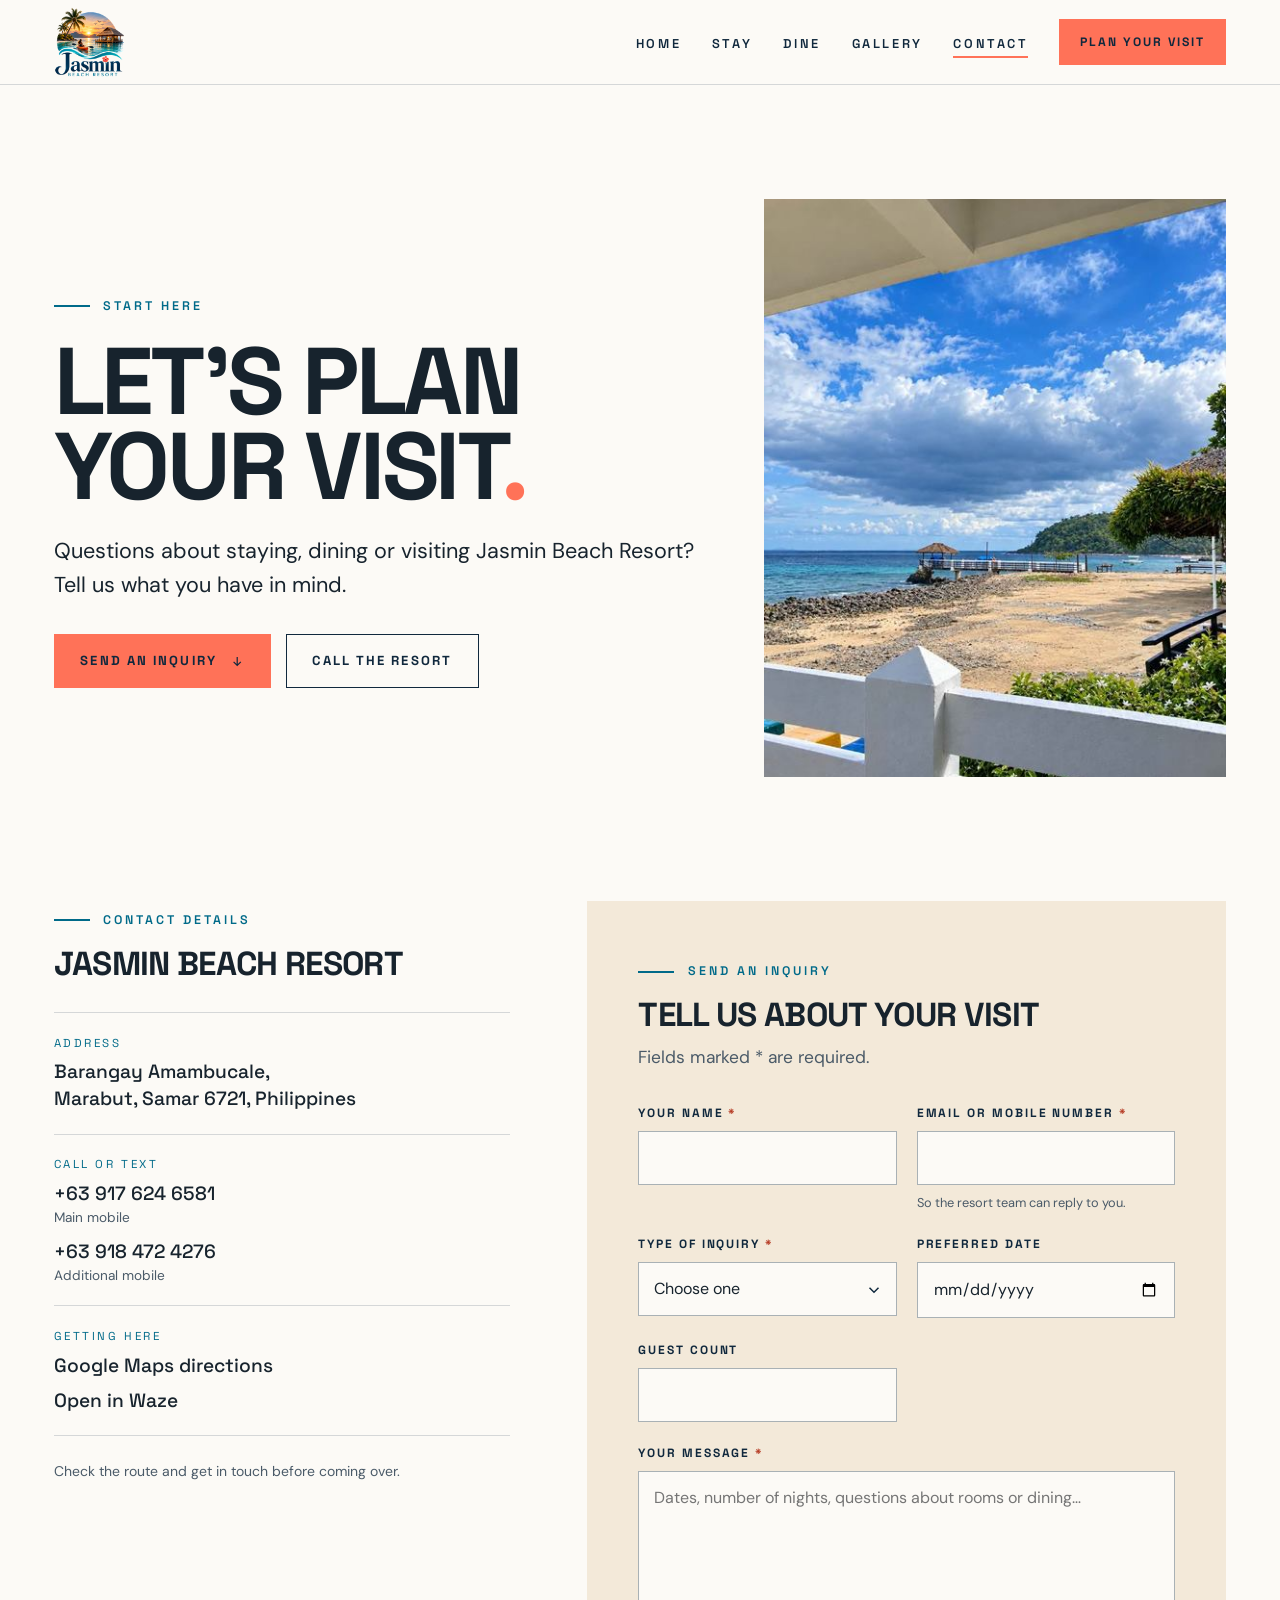
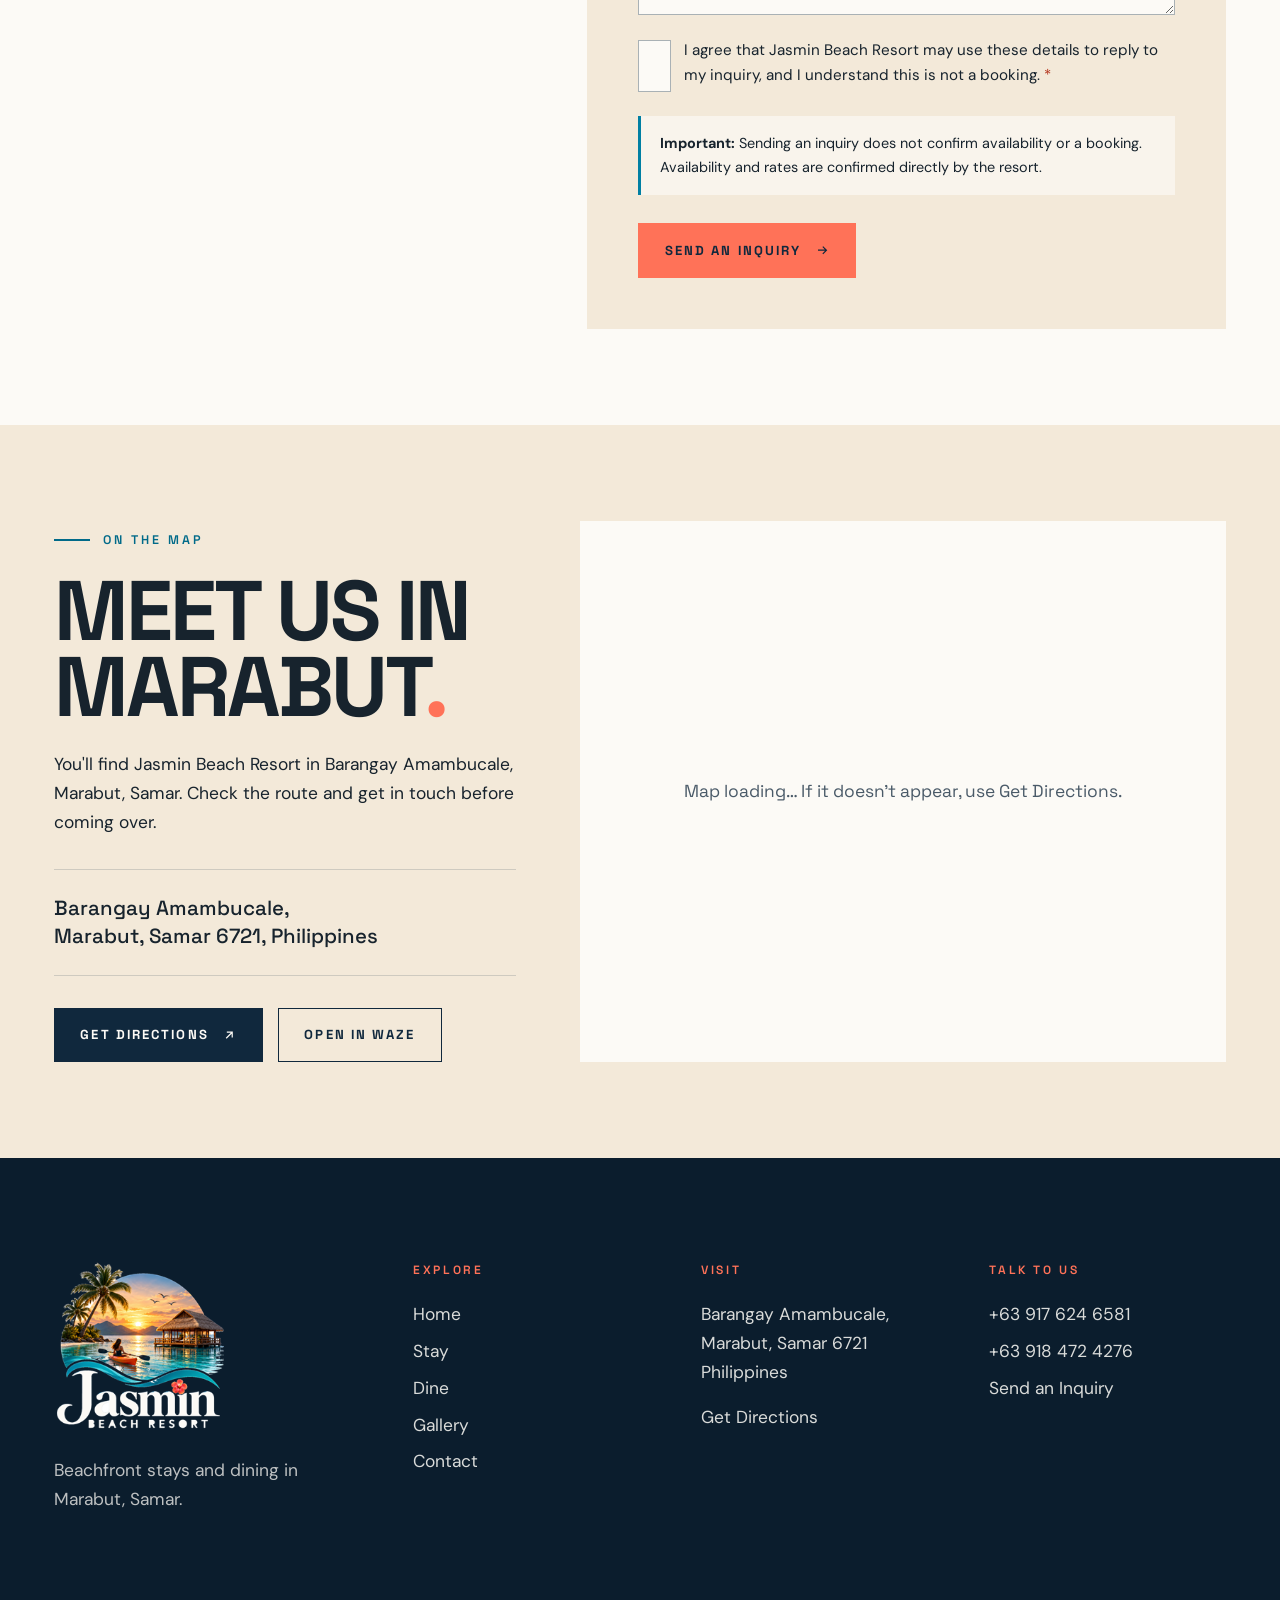
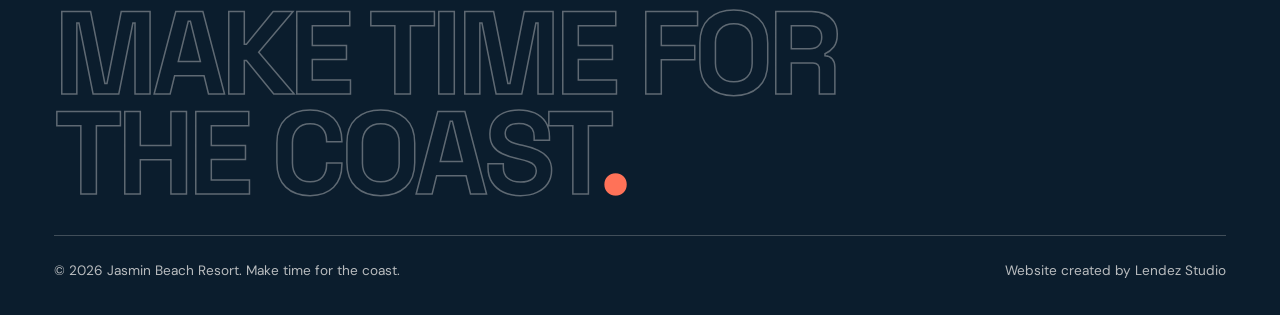
<file: contact.html>
<!doctype html>
<html lang="en">
<head>
  <meta charset="utf-8">
  <meta name="viewport" content="width=device-width, initial-scale=1">
  <title>Contact Jasmin Beach Resort | Marabut, Samar</title>
  <meta name="description" content="Plan your visit to Jasmin Beach Resort in Barangay Amambucale, Marabut, Samar. Get directions, call the resort or send an inquiry about staying and dining.">
  <link rel="canonical" href="https://lendezstudio.github.io/Jasmin-Beach-Resort/contact.html">
  <meta name="theme-color" content="#10283D">

  <link rel="icon" href="favicon.ico" sizes="any">
  <link rel="icon" type="image/png" sizes="32x32" href="favicon-32x32.png">
  <link rel="icon" type="image/png" sizes="16x16" href="favicon-16x16.png">
  <link rel="apple-touch-icon" sizes="180x180" href="apple-touch-icon.png">
  <link rel="manifest" href="site.webmanifest">

  <meta property="og:type" content="website">
  <meta property="og:site_name" content="Jasmin Beach Resort">
  <meta property="og:locale" content="en_PH">
  <meta property="og:title" content="Let's Plan Your Visit | Jasmin Beach Resort">
  <meta property="og:description" content="Questions about staying, dining or visiting Jasmin Beach Resort in Marabut, Samar? Get directions or send an inquiry.">
  <meta property="og:url" content="https://lendezstudio.github.io/Jasmin-Beach-Resort/contact.html">
  <meta property="og:image" content="https://lendezstudio.github.io/Jasmin-Beach-Resort/assets/img/jasmin-beach-resort-og.jpg">
  <meta property="og:image:secure_url" content="https://lendezstudio.github.io/Jasmin-Beach-Resort/assets/img/jasmin-beach-resort-og.jpg">
  <meta property="og:image:type" content="image/jpeg">
  <meta property="og:image:width" content="1200">
  <meta property="og:image:height" content="630">
  <meta property="og:image:alt" content="Jasmin Beach Resort logo beside thatched beach kiosks on the sand in Marabut, Samar, with the words The Coast Is Calling.">
  <meta name="twitter:card" content="summary_large_image">
  <meta name="twitter:title" content="Let's Plan Your Visit | Jasmin Beach Resort">
  <meta name="twitter:description" content="Questions about staying, dining or visiting Jasmin Beach Resort in Marabut, Samar? Get directions or send an inquiry.">
  <meta name="twitter:image" content="https://lendezstudio.github.io/Jasmin-Beach-Resort/assets/img/jasmin-beach-resort-og.jpg">
  <meta name="twitter:image:alt" content="Jasmin Beach Resort logo beside thatched beach kiosks on the sand in Marabut, Samar, with the words The Coast Is Calling.">

  <link rel="preload" href="assets/fonts/space-grotesk-latin-wght.woff2" as="font" type="font/woff2" crossorigin>
  <link rel="stylesheet" href="assets/css/styles.css">
  <script>document.documentElement.classList.add("js");</script>
  <script src="assets/js/main.js" defer></script>
</head>
<body class="header-solid">
  <a class="skip-link" href="#main">Skip to content</a>

  <header class="site-header">
    <div class="container header-inner">
      <a class="brand" href="./" aria-label="Jasmin Beach Resort home">
        <img class="logo-light" src="assets/img/brand/logo-light-240.png" width="240" height="242" loading="lazy" alt="Jasmin Beach Resort"><img class="logo-color" src="assets/img/brand/logo-color-240.png" width="240" height="242" alt="Jasmin Beach Resort">
      </a>
      <nav class="primary-nav" aria-label="Main">
        <ul>
          <li><a href="./">Home</a></li>
          <li><a href="stay.html">Stay</a></li>
          <li><a href="dine.html">Dine</a></li>
          <li><a href="gallery.html">Gallery</a></li>
          <li><a href="contact.html" aria-current="page">Contact</a></li>
        </ul>
      </nav>
      <a class="btn btn--coral header-cta" href="contact.html#inquiry">Plan Your Visit</a>
      <button class="menu-toggle" type="button" aria-expanded="false" aria-controls="mobile-menu">
        <span>Menu</span><span class="bars" aria-hidden="true"></span>
      </button>
    </div>
  </header>

  <div class="mobile-menu" id="mobile-menu" aria-hidden="true" role="dialog" aria-modal="true" aria-label="Site menu">
    <div class="mobile-menu__top">
      <span class="mobile-menu__label">Jasmin Beach Resort</span>
      <button class="menu-close" type="button">Close
        <svg viewBox="0 0 24 24" fill="none" stroke="currentColor" stroke-width="2" aria-hidden="true"><path d="M5 5l14 14M19 5L5 19"/></svg>
      </button>
    </div>
    <nav aria-label="Mobile">
      <ol>
        <li><a href="./">Home</a></li>
        <li><a href="stay.html">Stay</a></li>
        <li><a href="dine.html">Dine</a></li>
        <li><a href="gallery.html">Gallery</a></li>
        <li><a href="contact.html" aria-current="page">Contact</a></li>
      </ol>
    </nav>
    <div class="mobile-menu__foot">
      <p>Barangay Amambucale, Marabut, Samar</p>
      <a class="tel" href="tel:+639176246581">+63 917 624 6581</a>
      <a class="btn btn--coral" href="contact.html#inquiry">Plan Your Visit</a>
    </div>
  </div>

  <main id="main">
    <section class="text-hero" aria-labelledby="page-title">
      <div class="container contact-hero__grid">
        <div>
          <p class="eyebrow" style="animation: fade-up .9s var(--ease) both">Start here</p>
          <h1 class="h1" id="page-title"><span class="line"><span>Let's plan</span></span><span class="line"><span>your visit<span class="dot">.</span></span></span></h1>
          <p class="lead">Questions about staying, dining or visiting Jasmin Beach Resort? Tell us what you have in mind.</p>
          <div class="btn-row" style="margin-top:2rem; animation: fade-up 1s .5s var(--ease) both">
            <a class="btn btn--coral" href="#inquiry">Send an Inquiry
              <svg class="arrow" viewBox="0 0 24 24" fill="none" stroke="currentColor" stroke-width="2" aria-hidden="true"><path d="M12 5v14M6 13l6 6 6-6"/></svg></a>
            <a class="btn btn--dark" href="tel:+639176246581">Call the Resort</a>
          </div>
        </div>
        <div class="contact-hero__media">
          <img src="assets/img/photos/veranda-coast-view-960.jpg"
               srcset="assets/img/photos/veranda-coast-view-480.jpg 480w, assets/img/photos/veranda-coast-view-960.jpg 960w"
               sizes="(max-width: 900px) 92vw, 36vw" width="1086" height="1448" fetchpriority="high" decoding="async"
               alt="View from a white veranda over the rocky shore to a small jetty and green headland">
        </div>
      </div>
    </section>

    <section class="section" style="padding-top:clamp(2rem,4vw,3rem)" aria-labelledby="details-title">
      <div class="container contact-layout">
        <aside class="contact-card" aria-labelledby="details-title">
          <p class="eyebrow">Contact details</p>
          <h2 class="h3" id="details-title" style="margin-top:1rem">Jasmin Beach Resort</h2>
          <dl class="contact-list">
            <div>
              <dt>Address</dt>
              <dd>Barangay Amambucale,<br>Marabut, Samar 6721, Philippines</dd>
            </div>
            <div>
              <!-- Published numbers; awaiting confirmation by the resort before launch. -->
              <dt>Call or text</dt>
              <dd><a href="tel:+639176246581">+63 917 624 6581</a><small>Main mobile</small></dd>
              <dd style="margin-top:0.75rem"><a href="tel:+639184724276">+63 918 472 4276</a><small>Additional mobile</small></dd>
            </div>
            <div>
              <!-- Email: add the resort's confirmed active address here before launch. -->
              <dt>Getting here</dt>
              <dd>
                <a href="https://www.google.com/maps/dir/?api=1&amp;destination=Jasmin%20Beach%20Resort%2C%20Amambucale%2C%20Marabut%2C%20Samar" target="_blank" rel="noopener">Google Maps directions<span class="visually-hidden"> (opens in a new tab)</span></a>
              </dd>
              <dd style="margin-top:0.5rem">
                <a href="https://waze.com/ul?q=Jasmin%20Beach%20Resort%20Marabut%20Samar&amp;navigate=yes" target="_blank" rel="noopener">Open in Waze<span class="visually-hidden"> (opens in a new tab)</span></a>
              </dd>
            </div>
          </dl>
          <p class="small-print" style="margin-top:1.5rem">Check the route and get in touch before coming over.</p>
        </aside>

        <div id="inquiry">
          <form class="form" id="inquiry-form" novalidate data-endpoint="" data-phone="+639176246581" aria-labelledby="form-title">
            <div class="form__head">
              <p class="eyebrow">Send an inquiry</p>
              <h2 class="h3" id="form-title">Tell us about your visit</h2>
              <p class="muted" style="margin-top:0.75rem">Fields marked <span class="req" aria-hidden="true">*</span><span class="visually-hidden">with an asterisk</span> are required.</p>
            </div>
            <div class="form-grid">
              <div class="field">
                <label for="inq-name">Your name <span class="req" aria-hidden="true">*</span></label>
                <input id="inq-name" name="name" type="text" autocomplete="name" required aria-describedby="inq-name-error">
                <p class="error" id="inq-name-error"></p>
              </div>
              <div class="field">
                <label for="inq-contact">Email or mobile number <span class="req" aria-hidden="true">*</span></label>
                <input id="inq-contact" name="contact" type="text" autocomplete="email" inputmode="email" required
                       pattern="^\s*([^\s@]+@[^\s@]+\.[^\s@]+|\+?[0-9][0-9\s\-()]{6,})\s*$" aria-describedby="inq-contact-hint inq-contact-error">
                <p class="hint" id="inq-contact-hint">So the resort team can reply to you.</p>
                <p class="error" id="inq-contact-error"></p>
              </div>
              <div class="field">
                <label for="inq-type">Type of inquiry <span class="req" aria-hidden="true">*</span></label>
                <select id="inq-type" name="type" required aria-describedby="inq-type-error">
                  <option value="" selected disabled>Choose one</option>
                  <option value="stay">Overnight stay</option>
                  <option value="dining">Dining</option>
                  <option value="visit">Visiting the resort</option>
                  <option value="group">A group or occasion</option>
                  <option value="other">Something else</option>
                </select>
                <p class="error" id="inq-type-error"></p>
              </div>
              <div class="field">
                <label for="inq-date">Preferred date</label>
                <input id="inq-date" name="date" type="date" aria-describedby="inq-date-error">
                <p class="error" id="inq-date-error"></p>
              </div>
              <div class="field">
                <label for="inq-guests">Guest count</label>
                <input id="inq-guests" name="guests" type="number" min="1" max="500" inputmode="numeric" aria-describedby="inq-guests-error">
                <p class="error" id="inq-guests-error"></p>
              </div>
              <div class="field field--full">
                <label for="inq-message">Your message <span class="req" aria-hidden="true">*</span></label>
                <textarea id="inq-message" name="message" required minlength="10" aria-describedby="inq-message-error" placeholder="Dates, number of nights, questions about rooms or dining…"></textarea>
                <p class="error" id="inq-message-error"></p>
              </div>
              <div class="field field--full" style="position:absolute; left:-9999px" aria-hidden="true">
                <label for="inq-company">Company</label>
                <input id="inq-company" name="company" type="text" tabindex="-1" autocomplete="off">
              </div>
              <div class="field field--full">
                <label class="check" for="inq-consent" style="font-family:var(--font-body); font-size:0.95rem; font-weight:400; letter-spacing:0; text-transform:none; color:var(--ink)">
                  <input id="inq-consent" name="consent" type="checkbox" required aria-describedby="inq-consent-error">
                  <span>I agree that Jasmin Beach Resort may use these details to reply to my inquiry, and I understand this is not a booking. <span class="req" aria-hidden="true">*</span></span>
                </label>
                <p class="error" id="inq-consent-error"></p>
              </div>
            </div>
            <p class="form__note"><strong>Important:</strong> Sending an inquiry does not confirm availability or a booking. Availability and rates are confirmed directly by the resort.</p>
            <div class="form__actions">
              <button class="btn btn--coral" type="submit"><span class="label">Send an Inquiry</span>
                <svg class="arrow" viewBox="0 0 24 24" fill="none" stroke="currentColor" stroke-width="2" aria-hidden="true"><path d="M5 12h14M13 6l6 6-6 6"/></svg></button>
            </div>
            <div class="form-status" id="form-status" tabindex="-1" role="status" aria-live="polite" hidden></div>
          </form>
        </div>
      </div>
    </section>

    <section class="section section--sand" aria-labelledby="place-title">
      <div class="container place">
        <div class="place__body" data-reveal>
          <p class="eyebrow">On the map</p>
          <h2 class="h2" id="place-title">Meet us in Marabut<span class="dot">.</span></h2>
          <p>You'll find Jasmin Beach Resort in Barangay Amambucale, Marabut, Samar. Check the route and get in touch before coming over.</p>
          <address class="place__address">Barangay Amambucale,<br>Marabut, Samar 6721, Philippines</address>
          <div class="btn-row">
            <a class="btn btn--solid" href="https://www.google.com/maps/dir/?api=1&amp;destination=Jasmin%20Beach%20Resort%2C%20Amambucale%2C%20Marabut%2C%20Samar" target="_blank" rel="noopener">Get Directions
              <svg class="arrow" viewBox="0 0 24 24" fill="none" stroke="currentColor" stroke-width="2" aria-hidden="true"><path d="M7 17 17 7M8 7h9v9"/></svg><span class="visually-hidden">(opens Google Maps in a new tab)</span></a>
            <a class="btn btn--dark" href="https://waze.com/ul?q=Jasmin%20Beach%20Resort%20Marabut%20Samar&amp;navigate=yes" target="_blank" rel="noopener">Open in Waze<span class="visually-hidden">(opens in a new tab)</span></a>
          </div>
        </div>
        <div class="map-frame" data-reveal style="--d:.15s; background:var(--paper)">
          <p class="map-frame__fallback">Map loading… If it doesn't appear, use Get Directions.</p>
          <iframe title="Map showing Jasmin Beach Resort in Marabut, Samar"
                  src="https://maps.google.com/maps?q=Jasmin%20Beach%20Resort%2C%20Amambucale%2C%20Marabut%2C%20Samar&amp;z=13&amp;output=embed"
                  loading="lazy" referrerpolicy="no-referrer-when-downgrade"></iframe>
        </div>
      </div>
    </section>
  </main>

  <footer class="site-footer">
    <div class="container">
      <div class="footer-grid">
        <div class="footer-brand">
          <img src="assets/img/brand/logo-light-240.png" width="240" height="242" loading="lazy" alt="Jasmin Beach Resort">
          <p>Beachfront stays and dining in Marabut, Samar.</p>
        </div>
        <div class="footer-col">
          <h2>Explore</h2>
          <ul>
            <li><a href="./">Home</a></li>
            <li><a href="stay.html">Stay</a></li>
            <li><a href="dine.html">Dine</a></li>
            <li><a href="gallery.html">Gallery</a></li>
            <li><a href="contact.html">Contact</a></li>
          </ul>
        </div>
        <div class="footer-col">
          <h2>Visit</h2>
          <address>Barangay Amambucale,<br>Marabut, Samar 6721<br>Philippines</address>
          <ul style="margin-top:1rem">
            <li><a href="https://www.google.com/maps/dir/?api=1&amp;destination=Jasmin%20Beach%20Resort%2C%20Amambucale%2C%20Marabut%2C%20Samar" target="_blank" rel="noopener">Get Directions<span class="visually-hidden"> (opens in a new tab)</span></a></li>
          </ul>
        </div>
        <div class="footer-col">
          <h2>Talk to us</h2>
          <ul>
            <!-- Published numbers awaiting confirmation by the resort before launch. -->
            <li><a href="tel:+639176246581">+63 917 624 6581</a></li>
            <li><a href="tel:+639184724276">+63 918 472 4276</a></li>
            <li><a href="contact.html#inquiry">Send an Inquiry</a></li>
          </ul>
        </div>
      </div>
      <p class="footer-word" aria-hidden="true">Make time for the coast<span class="dot">.</span></p>
      <div class="footer-bottom">
        <p>© <span data-year>2026</span> Jasmin Beach Resort. Make time for the coast.</p>
        <p>Website created by Lendez Studio</p>
      </div>
    </div>
  </footer>

  <nav class="action-bar" aria-label="Quick actions">
    <a class="btn btn--call" href="tel:+639176246581" aria-label="Call the resort">
      <svg viewBox="0 0 24 24" fill="none" stroke="currentColor" stroke-width="2" aria-hidden="true"><path d="M22 16.9v3a2 2 0 0 1-2.2 2 19.8 19.8 0 0 1-8.6-3.1 19.5 19.5 0 0 1-6-6A19.8 19.8 0 0 1 2.1 4.2 2 2 0 0 1 4.1 2h3a2 2 0 0 1 2 1.7c.1.9.4 1.8.7 2.7a2 2 0 0 1-.5 2.1L8 9.8a16 16 0 0 0 6 6l1.3-1.3a2 2 0 0 1 2.1-.4c.9.3 1.8.6 2.7.7a2 2 0 0 1 1.7 2z"/></svg> Call</a>
    <a class="btn btn--coral" href="contact.html#inquiry">Plan Your Visit</a>
  </nav>
</body>
</html>
</file>
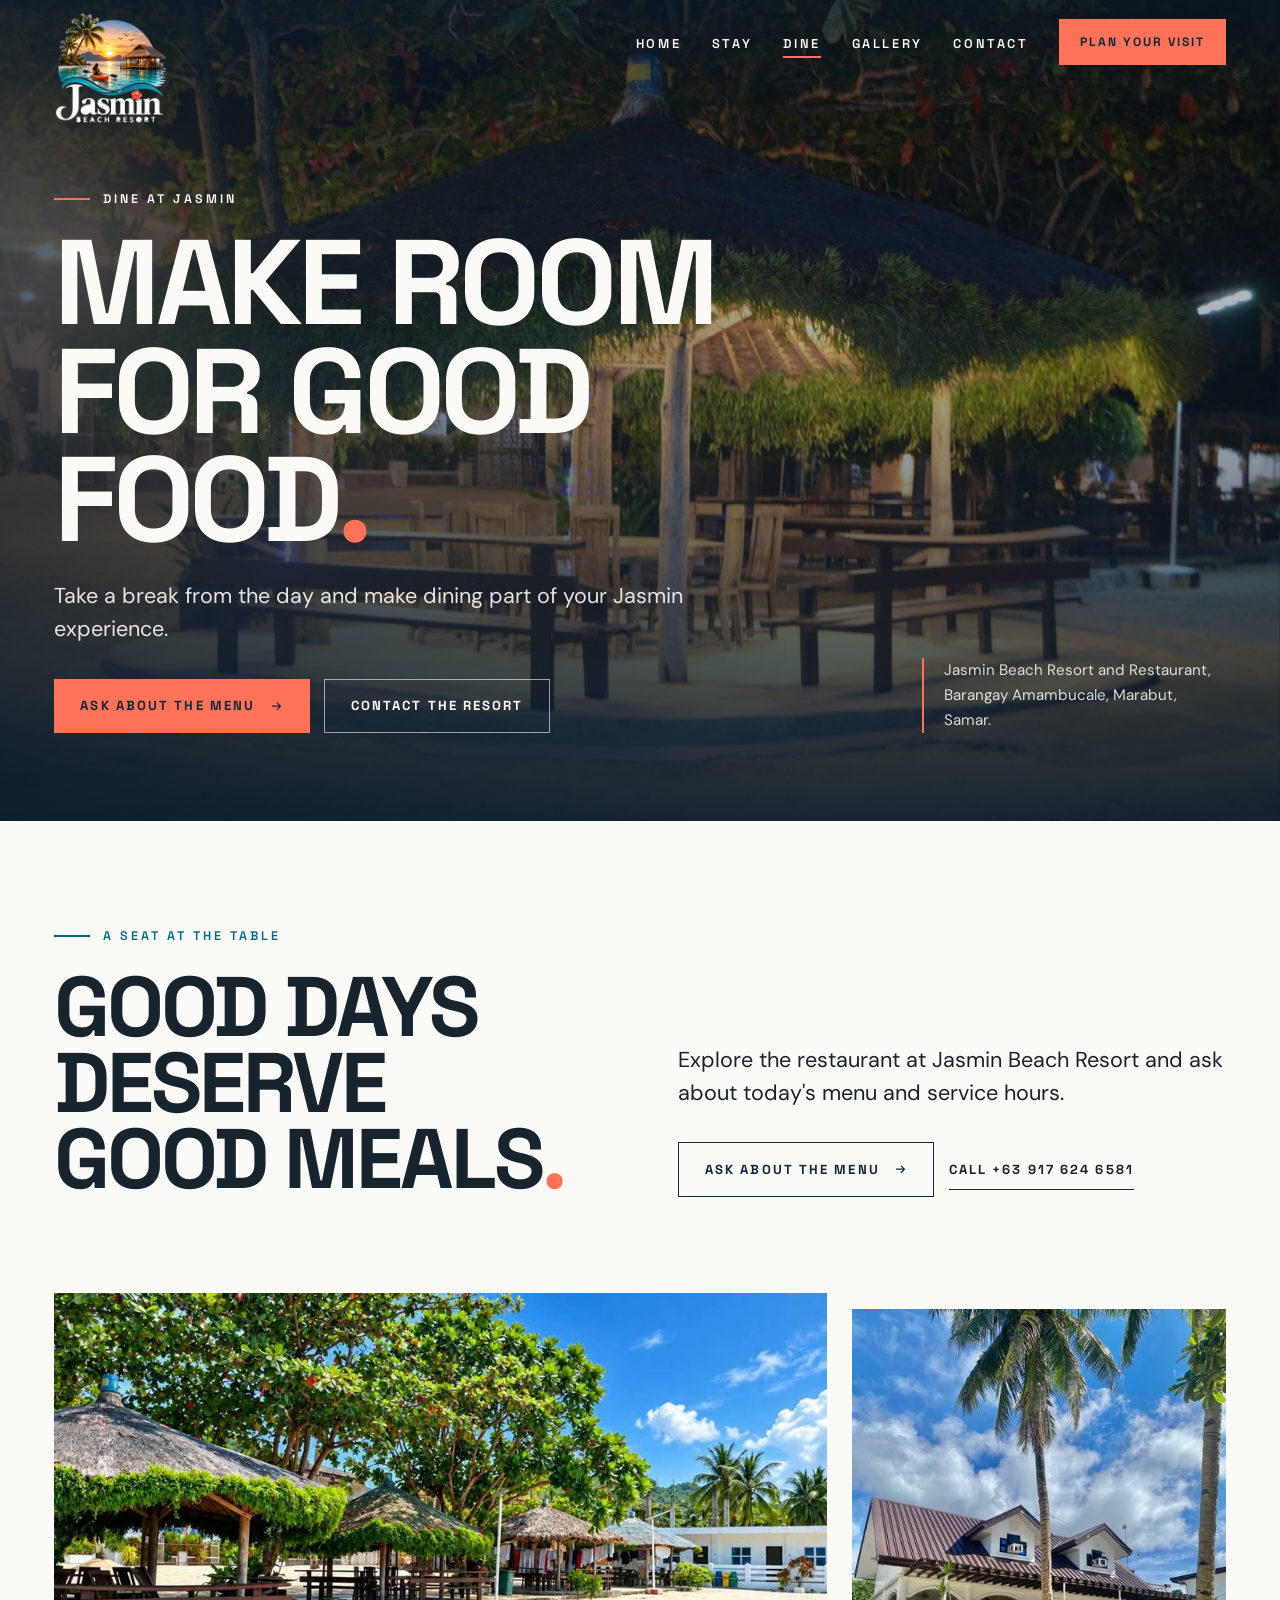
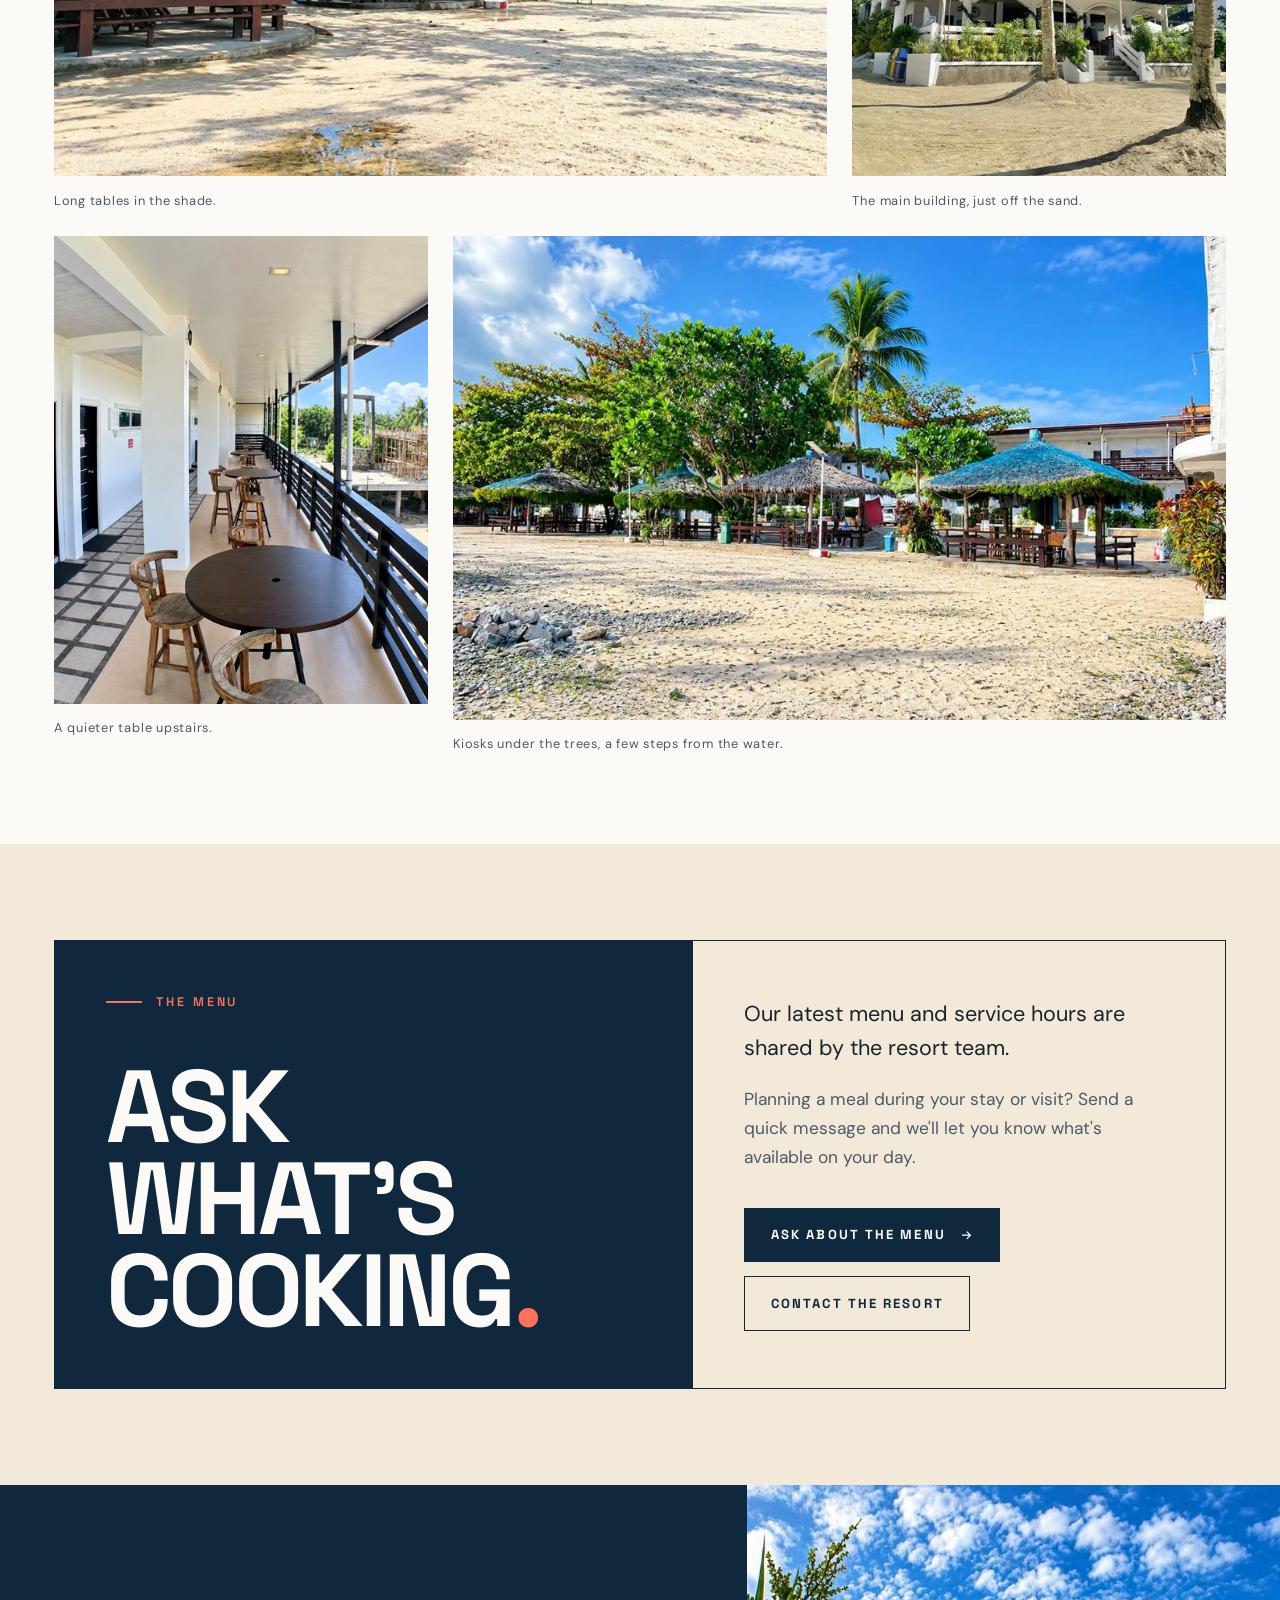
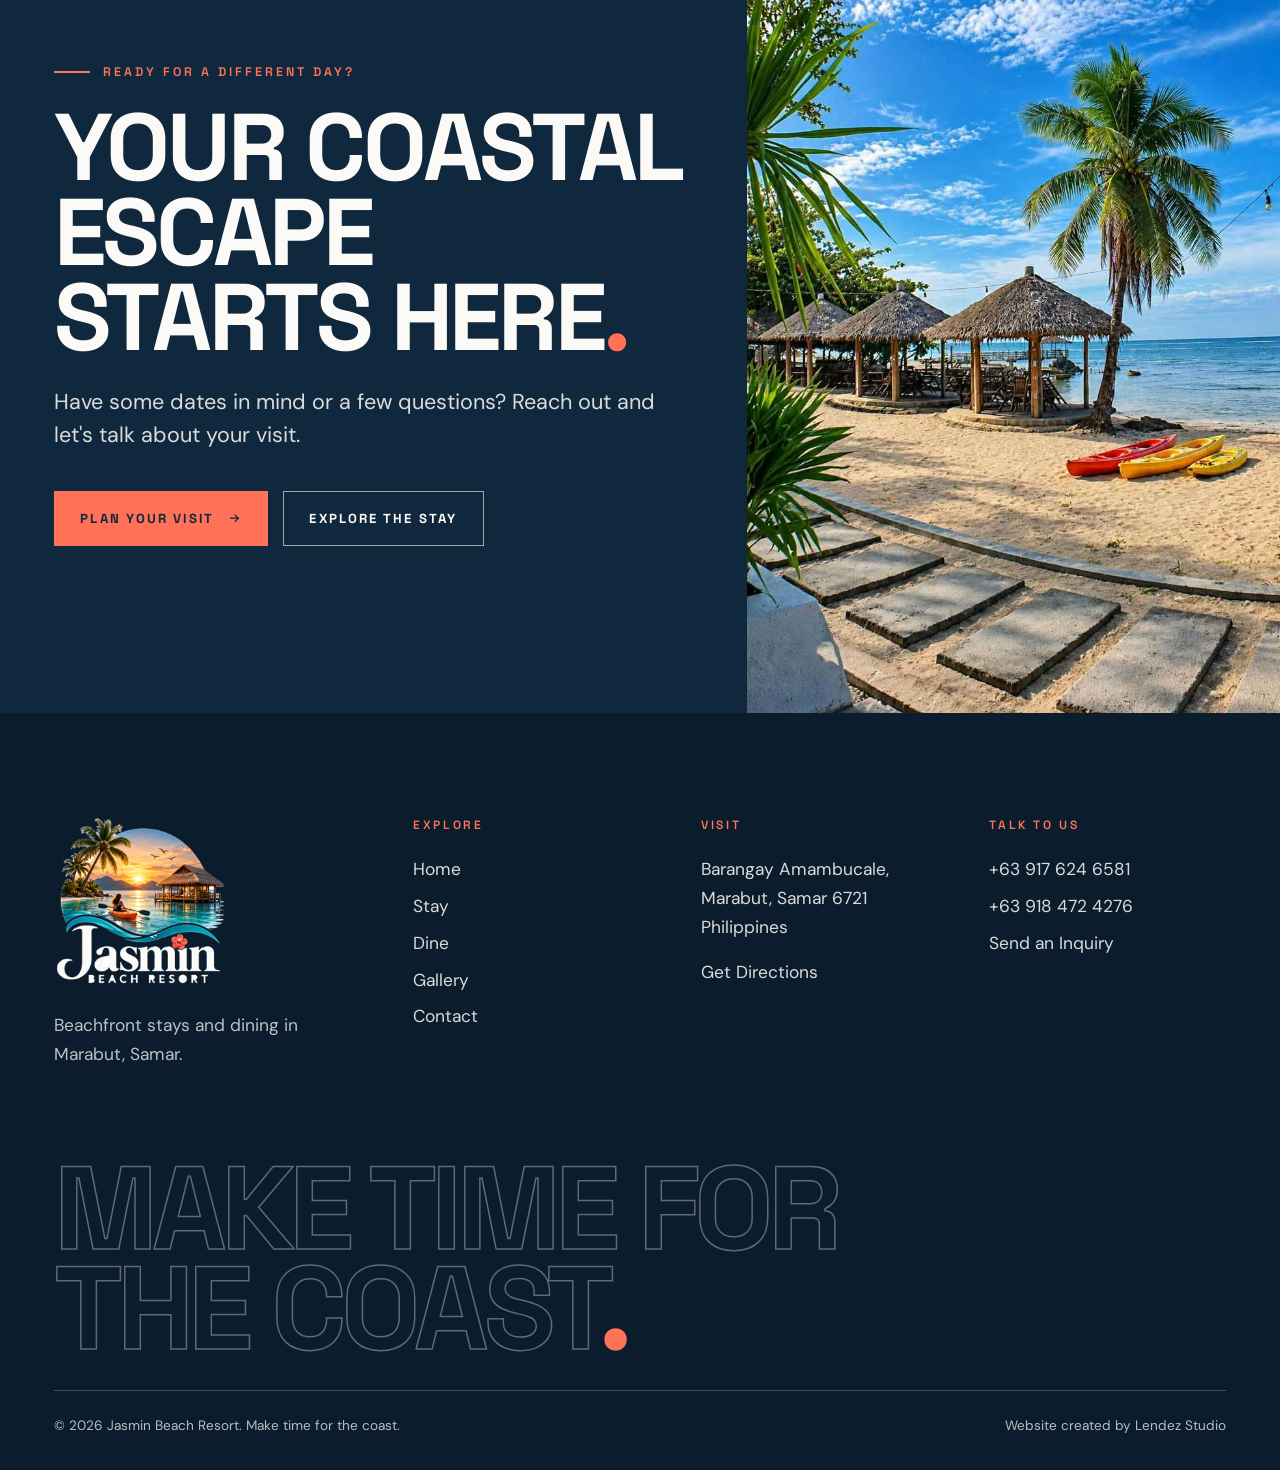
<file: dine.html>
<!doctype html>
<html lang="en">
<head>
  <meta charset="utf-8">
  <meta name="viewport" content="width=device-width, initial-scale=1">
  <title>Dining at Jasmin Beach Resort | Marabut</title>
  <meta name="description" content="Make a meal part of your seaside plans. Ask about the restaurant at Jasmin Beach Resort in Marabut, Samar, including today's menu and service hours.">
  <link rel="canonical" href="https://lendezstudio.github.io/Jasmin-Beach-Resort/dine.html">
  <meta name="theme-color" content="#10283D">

  <link rel="icon" href="favicon.ico" sizes="any">
  <link rel="icon" type="image/png" sizes="32x32" href="favicon-32x32.png">
  <link rel="icon" type="image/png" sizes="16x16" href="favicon-16x16.png">
  <link rel="apple-touch-icon" sizes="180x180" href="apple-touch-icon.png">
  <link rel="manifest" href="site.webmanifest">

  <meta property="og:type" content="website">
  <meta property="og:site_name" content="Jasmin Beach Resort">
  <meta property="og:locale" content="en_PH">
  <meta property="og:title" content="Dine at Jasmin Beach Resort | Marabut, Samar">
  <meta property="og:description" content="Make room for good food. Ask about dining at Jasmin Beach Resort and Restaurant in Marabut, Samar.">
  <meta property="og:url" content="https://lendezstudio.github.io/Jasmin-Beach-Resort/dine.html">
  <meta property="og:image" content="https://lendezstudio.github.io/Jasmin-Beach-Resort/assets/img/jasmin-beach-resort-og.jpg">
  <meta property="og:image:secure_url" content="https://lendezstudio.github.io/Jasmin-Beach-Resort/assets/img/jasmin-beach-resort-og.jpg">
  <meta property="og:image:type" content="image/jpeg">
  <meta property="og:image:width" content="1200">
  <meta property="og:image:height" content="630">
  <meta property="og:image:alt" content="Jasmin Beach Resort logo beside thatched beach kiosks on the sand in Marabut, Samar, with the words The Coast Is Calling.">
  <meta name="twitter:card" content="summary_large_image">
  <meta name="twitter:title" content="Dine at Jasmin Beach Resort | Marabut, Samar">
  <meta name="twitter:description" content="Make room for good food. Ask about dining at Jasmin Beach Resort and Restaurant in Marabut, Samar.">
  <meta name="twitter:image" content="https://lendezstudio.github.io/Jasmin-Beach-Resort/assets/img/jasmin-beach-resort-og.jpg">
  <meta name="twitter:image:alt" content="Jasmin Beach Resort logo beside thatched beach kiosks on the sand in Marabut, Samar, with the words The Coast Is Calling.">

  <link rel="preload" href="assets/fonts/space-grotesk-latin-wght.woff2" as="font" type="font/woff2" crossorigin>
  <link rel="preload" as="image" href="assets/img/photos/kiosk-night-1600.jpg" imagesrcset="assets/img/photos/kiosk-night-480.jpg 480w, assets/img/photos/kiosk-night-960.jpg 960w, assets/img/photos/kiosk-night-1600.jpg 1600w" imagesizes="100vw" fetchpriority="high">
  <link rel="stylesheet" href="assets/css/styles.css">
  <script>document.documentElement.classList.add("js");</script>
  <script src="assets/js/main.js" defer></script>
</head>
<body>
  <a class="skip-link" href="#main">Skip to content</a>

  <header class="site-header">
    <div class="container header-inner">
      <a class="brand" href="./" aria-label="Jasmin Beach Resort home">
        <img class="logo-light" src="assets/img/brand/logo-light-240.png" width="240" height="242" alt="Jasmin Beach Resort"><img class="logo-color" src="assets/img/brand/logo-color-240.png" width="240" height="242" loading="lazy" alt="Jasmin Beach Resort">
      </a>
      <nav class="primary-nav" aria-label="Main">
        <ul>
          <li><a href="./">Home</a></li>
          <li><a href="stay.html">Stay</a></li>
          <li><a href="dine.html" aria-current="page">Dine</a></li>
          <li><a href="gallery.html">Gallery</a></li>
          <li><a href="contact.html">Contact</a></li>
        </ul>
      </nav>
      <a class="btn btn--coral header-cta" href="contact.html#inquiry">Plan Your Visit</a>
      <button class="menu-toggle" type="button" aria-expanded="false" aria-controls="mobile-menu">
        <span>Menu</span><span class="bars" aria-hidden="true"></span>
      </button>
    </div>
  </header>

  <div class="mobile-menu" id="mobile-menu" aria-hidden="true" role="dialog" aria-modal="true" aria-label="Site menu">
    <div class="mobile-menu__top">
      <span class="mobile-menu__label">Jasmin Beach Resort</span>
      <button class="menu-close" type="button">Close
        <svg viewBox="0 0 24 24" fill="none" stroke="currentColor" stroke-width="2" aria-hidden="true"><path d="M5 5l14 14M19 5L5 19"/></svg>
      </button>
    </div>
    <nav aria-label="Mobile">
      <ol>
        <li><a href="./">Home</a></li>
        <li><a href="stay.html">Stay</a></li>
        <li><a href="dine.html" aria-current="page">Dine</a></li>
        <li><a href="gallery.html">Gallery</a></li>
        <li><a href="contact.html">Contact</a></li>
      </ol>
    </nav>
    <div class="mobile-menu__foot">
      <p>Barangay Amambucale, Marabut, Samar</p>
      <a class="tel" href="tel:+639176246581">+63 917 624 6581</a>
      <a class="btn btn--coral" href="contact.html#inquiry">Plan Your Visit</a>
    </div>
  </div>

  <main id="main">
    <section class="page-hero" aria-labelledby="page-title">
      <div class="page-hero__media">
        <img src="assets/img/photos/kiosk-night-1600.jpg"
             srcset="assets/img/photos/kiosk-night-480.jpg 480w, assets/img/photos/kiosk-night-960.jpg 960w, assets/img/photos/kiosk-night-1600.jpg 1600w"
             sizes="100vw" width="2048" height="1356" fetchpriority="high" decoding="async"
             alt="Vine-covered open-air kiosk with wooden tables and benches, warmly lit at night">
      </div>
      <div class="container page-hero__inner">
        <div class="page-hero__grid">
          <div>
            <p class="eyebrow">Dine at Jasmin</p>
            <h1 class="h1" id="page-title"><span class="line"><span>Make room</span></span><span class="line"><span>for good food<span class="dot">.</span></span></span></h1>
            <p class="lead">Take a break from the day and make dining part of your Jasmin experience.</p>
            <div class="btn-row">
              <a class="btn btn--coral" href="contact.html?interest=dining#inquiry">Ask About the Menu
                <svg class="arrow" viewBox="0 0 24 24" fill="none" stroke="currentColor" stroke-width="2" aria-hidden="true"><path d="M5 12h14M13 6l6 6-6 6"/></svg></a>
              <a class="btn btn--light" href="contact.html">Contact the Resort</a>
            </div>
          </div>
          <p class="page-hero__note">Jasmin Beach Resort and Restaurant, Barangay Amambucale, Marabut, Samar.</p>
        </div>
      </div>
    </section>

    <section class="section" aria-labelledby="meals-title">
      <div class="container intro-split">
        <div data-reveal>
          <p class="eyebrow">A seat at the table</p>
          <h2 class="h2" id="meals-title">Good days deserve good meals<span class="dot">.</span></h2>
        </div>
        <div data-reveal style="--d:.12s; align-self:end">
          <p class="lead">Explore the restaurant at Jasmin Beach Resort and ask about today's menu and service hours.</p>
          <div class="btn-row" style="margin-top:2rem">
            <a class="btn btn--dark" href="contact.html?interest=dining#inquiry">Ask About the Menu
              <svg class="arrow" viewBox="0 0 24 24" fill="none" stroke="currentColor" stroke-width="2" aria-hidden="true"><path d="M5 12h14M13 6l6 6-6 6"/></svg></a>
            <a class="text-link" href="tel:+639176246581">Call +63 917 624 6581</a>
          </div>
        </div>
      </div>
    </section>

    <section class="section section--tight" style="padding-top:0" aria-label="Open-air tables at the resort">
      <div class="container dine-grid">
        <figure class="d1">
          <div data-reveal="mask" style="overflow:hidden">
            <img src="assets/img/photos/kiosks-garden-tables-960.jpg"
                 srcset="assets/img/photos/kiosks-garden-tables-480.jpg 480w, assets/img/photos/kiosks-garden-tables-960.jpg 960w, assets/img/photos/kiosks-garden-tables-1600.jpg 1448w"
                 sizes="(max-width: 900px) 92vw, 64vw" width="1448" height="1086" loading="lazy" decoding="async"
                 alt="Open-air kiosks with long wooden tables under leafy trees on white sand">
          </div>
          <figcaption>Long tables in the shade.</figcaption>
        </figure>
        <figure class="d2" data-reveal style="--d:.1s">
          <img src="assets/img/photos/main-building-palms-960.jpg"
               srcset="assets/img/photos/main-building-palms-480.jpg 480w, assets/img/photos/main-building-palms-960.jpg 720w"
               sizes="(max-width: 900px) 46vw, 30vw" width="720" height="960" loading="lazy" decoding="async"
               alt="The resort's arched main building behind tall coconut palms">
          <figcaption>The main building, just off the sand.</figcaption>
        </figure>
        <figure class="d3" data-reveal>
          <img src="assets/img/photos/balcony-tables-960.jpg"
               srcset="assets/img/photos/balcony-tables-480.jpg 480w, assets/img/photos/balcony-tables-960.jpg 960w"
               sizes="(max-width: 900px) 46vw, 30vw" width="1086" height="1448" loading="lazy" decoding="async"
               alt="Round wooden table and stools on a covered upper walkway">
          <figcaption>A quieter table upstairs.</figcaption>
        </figure>
        <figure class="d4">
          <div data-reveal="mask" style="overflow:hidden; --d:.1s">
            <img src="assets/img/photos/kiosk-garden-960.jpg"
                 srcset="assets/img/photos/kiosk-garden-480.jpg 480w, assets/img/photos/kiosk-garden-960.jpg 960w, assets/img/photos/kiosk-garden-1600.jpg 1448w"
                 sizes="(max-width: 900px) 92vw, 64vw" width="1448" height="1086" loading="lazy" decoding="async"
                 alt="Green-roofed thatched kiosks with tables and chairs among trees near the resort buildings">
          </div>
          <figcaption>Kiosks under the trees, a few steps from the water.</figcaption>
        </figure>
      </div>
    </section>

    <section class="section section--sand" aria-labelledby="menu-title">
      <div class="container">
        <div class="menu-panel" data-reveal>
          <div class="menu-panel__title">
            <p class="eyebrow">The menu</p>
            <h2 class="h2" id="menu-title">Ask what's cooking<span class="dot">.</span></h2>
          </div>
          <div class="menu-panel__body">
            <!-- Replace with the business-approved menu categories, items, prices and hours once supplied. -->
            <p class="lead">Our latest menu and service hours are shared by the resort team.</p>
            <p class="muted">Planning a meal during your stay or visit? Send a quick message and we'll let you know what's available on your day.</p>
            <div class="btn-row">
              <a class="btn btn--solid" href="contact.html?interest=dining#inquiry">Ask About the Menu
                <svg class="arrow" viewBox="0 0 24 24" fill="none" stroke="currentColor" stroke-width="2" aria-hidden="true"><path d="M5 12h14M13 6l6 6-6 6"/></svg></a>
              <a class="btn btn--dark" href="contact.html">Contact the Resort</a>
            </div>
          </div>
        </div>
      </div>
    </section>

    <section class="closing" aria-labelledby="closing-title">
      <div class="closing__body on-dark">
        <div data-reveal>
          <p class="eyebrow">Ready for a different day?</p>
          <h2 class="h2" id="closing-title">Your coastal escape starts here<span class="dot">.</span></h2>
          <p class="lead">Have some dates in mind or a few questions? Reach out and let's talk about your visit.</p>
          <div class="btn-row">
            <a class="btn btn--coral" href="contact.html#inquiry">Plan Your Visit
              <svg class="arrow" viewBox="0 0 24 24" fill="none" stroke="currentColor" stroke-width="2" aria-hidden="true"><path d="M5 12h14M13 6l6 6-6 6"/></svg></a>
            <a class="btn btn--light" href="stay.html">Explore the Stay</a>
          </div>
        </div>
      </div>
      <div class="closing__media">
        <img src="assets/img/photos/beach-path-palms-960.jpg"
             srcset="assets/img/photos/beach-path-palms-480.jpg 480w, assets/img/photos/beach-path-palms-960.jpg 960w, assets/img/photos/beach-path-palms-1600.jpg 1376w"
             sizes="(max-width: 900px) 100vw, 42vw" width="1376" height="1824" loading="lazy" decoding="async"
             alt="Stepping-stone path across the sand towards thatched kiosks, palms and the sea">
      </div>
    </section>
  </main>

  <footer class="site-footer">
    <div class="container">
      <div class="footer-grid">
        <div class="footer-brand">
          <img src="assets/img/brand/logo-light-240.png" width="240" height="242" loading="lazy" alt="Jasmin Beach Resort">
          <p>Beachfront stays and dining in Marabut, Samar.</p>
        </div>
        <div class="footer-col">
          <h2>Explore</h2>
          <ul>
            <li><a href="./">Home</a></li>
            <li><a href="stay.html">Stay</a></li>
            <li><a href="dine.html">Dine</a></li>
            <li><a href="gallery.html">Gallery</a></li>
            <li><a href="contact.html">Contact</a></li>
          </ul>
        </div>
        <div class="footer-col">
          <h2>Visit</h2>
          <address>Barangay Amambucale,<br>Marabut, Samar 6721<br>Philippines</address>
          <ul style="margin-top:1rem">
            <li><a href="https://www.google.com/maps/dir/?api=1&amp;destination=Jasmin%20Beach%20Resort%2C%20Amambucale%2C%20Marabut%2C%20Samar" target="_blank" rel="noopener">Get Directions<span class="visually-hidden"> (opens in a new tab)</span></a></li>
          </ul>
        </div>
        <div class="footer-col">
          <h2>Talk to us</h2>
          <ul>
            <!-- Published numbers awaiting confirmation by the resort before launch. -->
            <li><a href="tel:+639176246581">+63 917 624 6581</a></li>
            <li><a href="tel:+639184724276">+63 918 472 4276</a></li>
            <li><a href="contact.html#inquiry">Send an Inquiry</a></li>
          </ul>
        </div>
      </div>
      <p class="footer-word" aria-hidden="true">Make time for the coast<span class="dot">.</span></p>
      <div class="footer-bottom">
        <p>© <span data-year>2026</span> Jasmin Beach Resort. Make time for the coast.</p>
        <p>Website created by Lendez Studio</p>
      </div>
    </div>
  </footer>

  <nav class="action-bar" aria-label="Quick actions">
    <a class="btn btn--call" href="tel:+639176246581" aria-label="Call the resort">
      <svg viewBox="0 0 24 24" fill="none" stroke="currentColor" stroke-width="2" aria-hidden="true"><path d="M22 16.9v3a2 2 0 0 1-2.2 2 19.8 19.8 0 0 1-8.6-3.1 19.5 19.5 0 0 1-6-6A19.8 19.8 0 0 1 2.1 4.2 2 2 0 0 1 4.1 2h3a2 2 0 0 1 2 1.7c.1.9.4 1.8.7 2.7a2 2 0 0 1-.5 2.1L8 9.8a16 16 0 0 0 6 6l1.3-1.3a2 2 0 0 1 2.1-.4c.9.3 1.8.6 2.7.7a2 2 0 0 1 1.7 2z"/></svg> Call</a>
    <a class="btn btn--coral" href="contact.html#inquiry">Plan Your Visit</a>
  </nav>
</body>
</html>
</file>
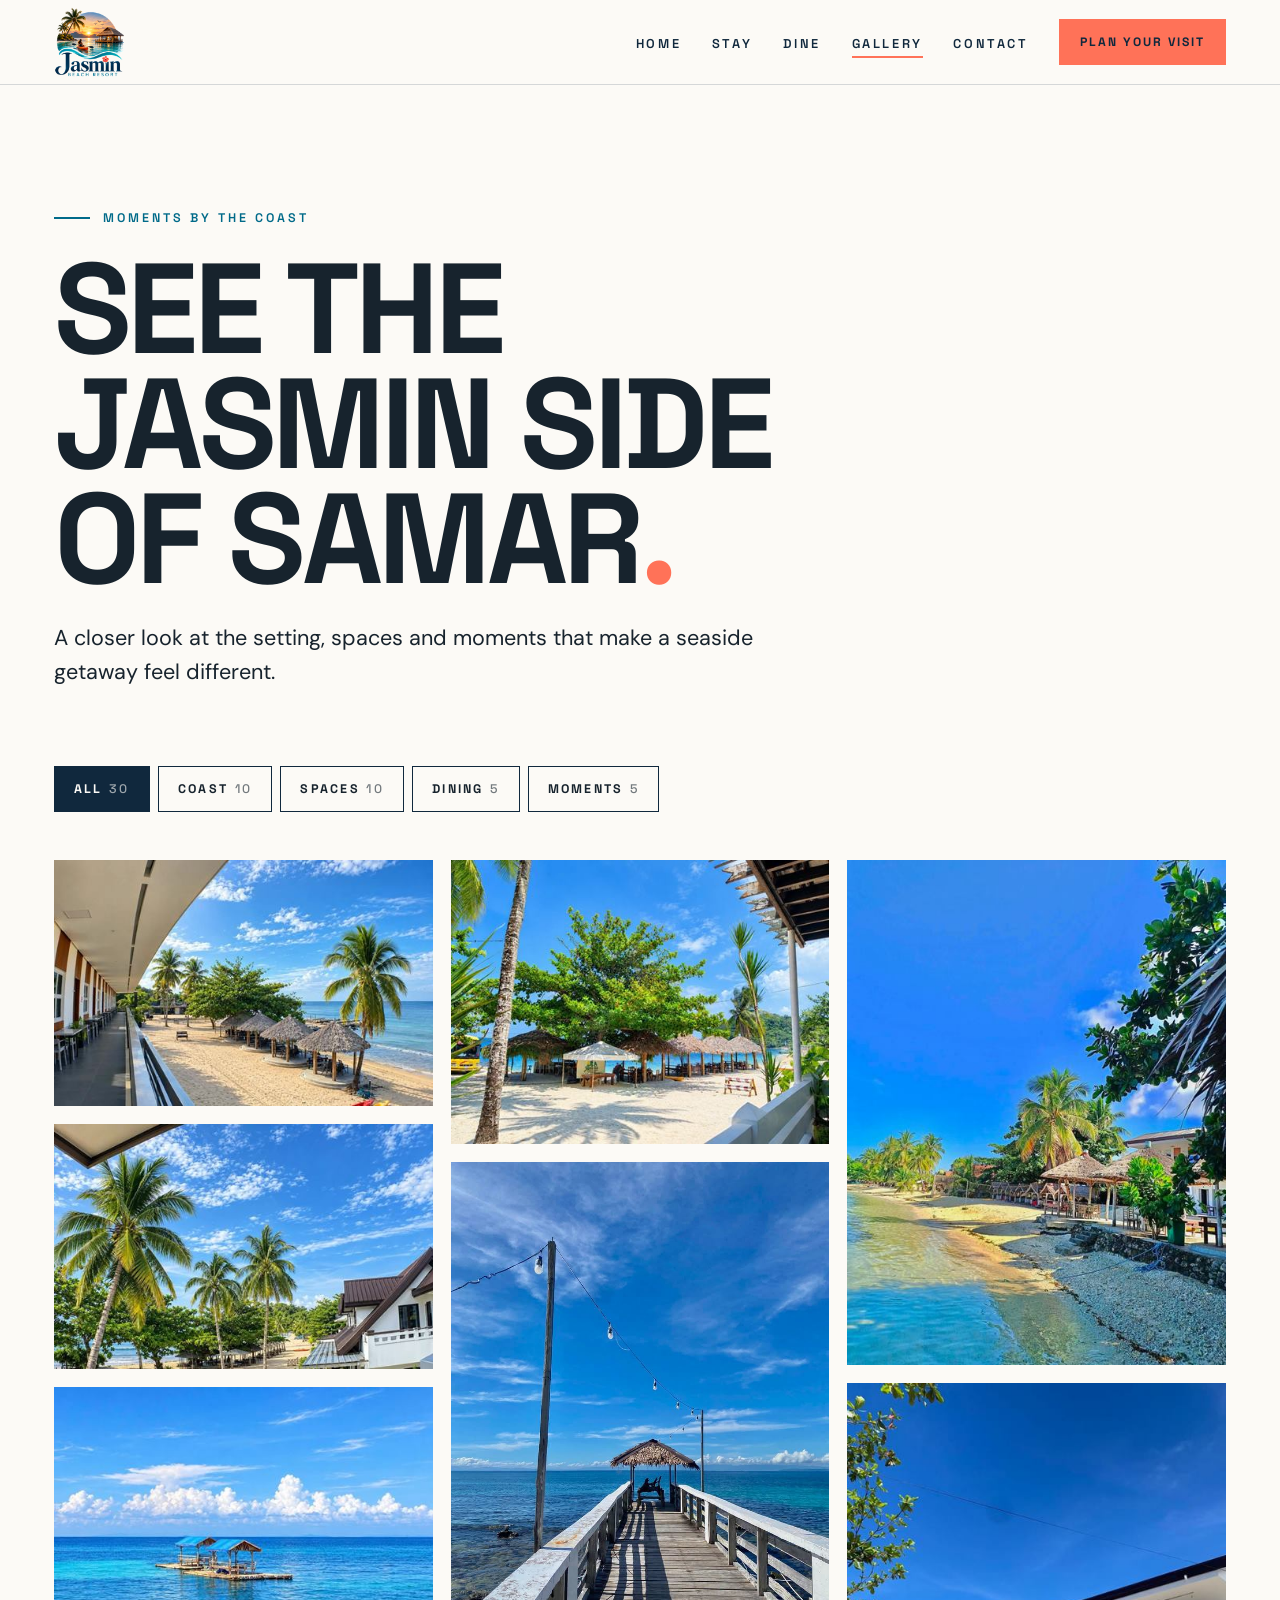
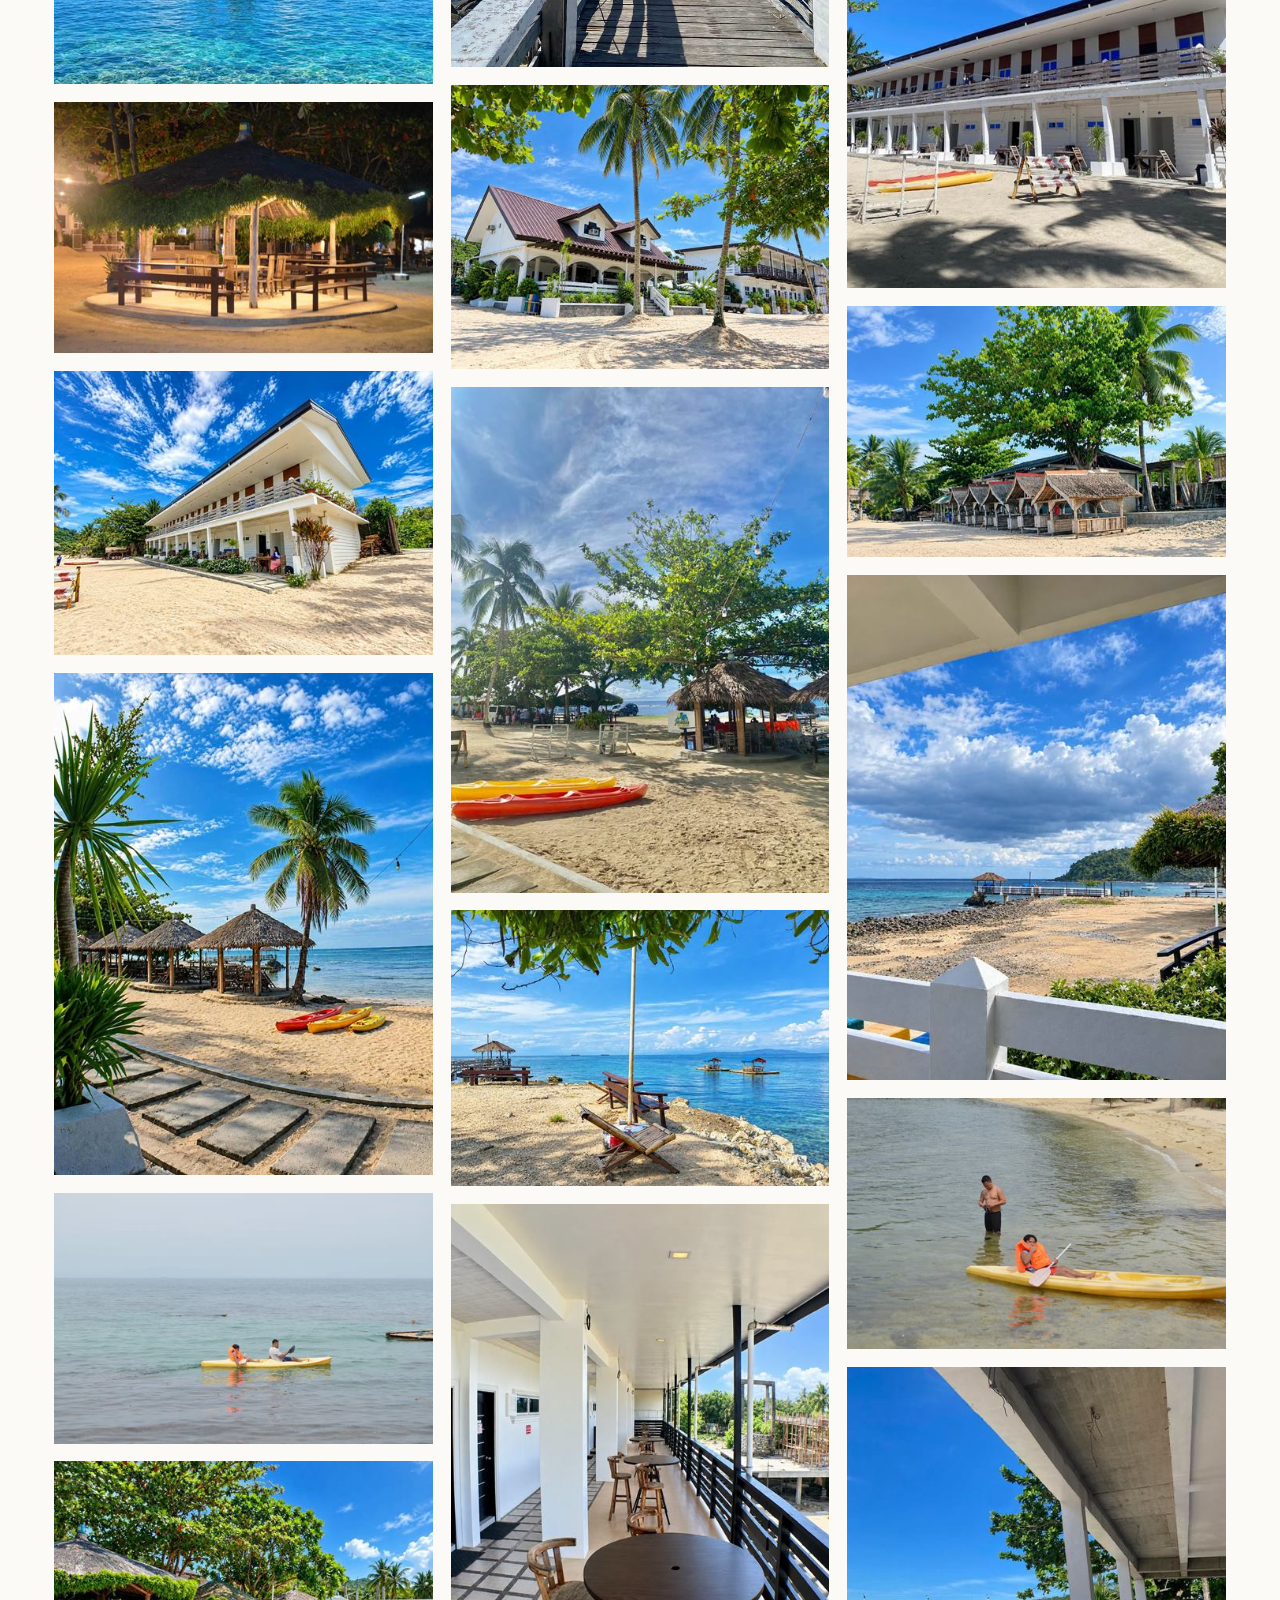
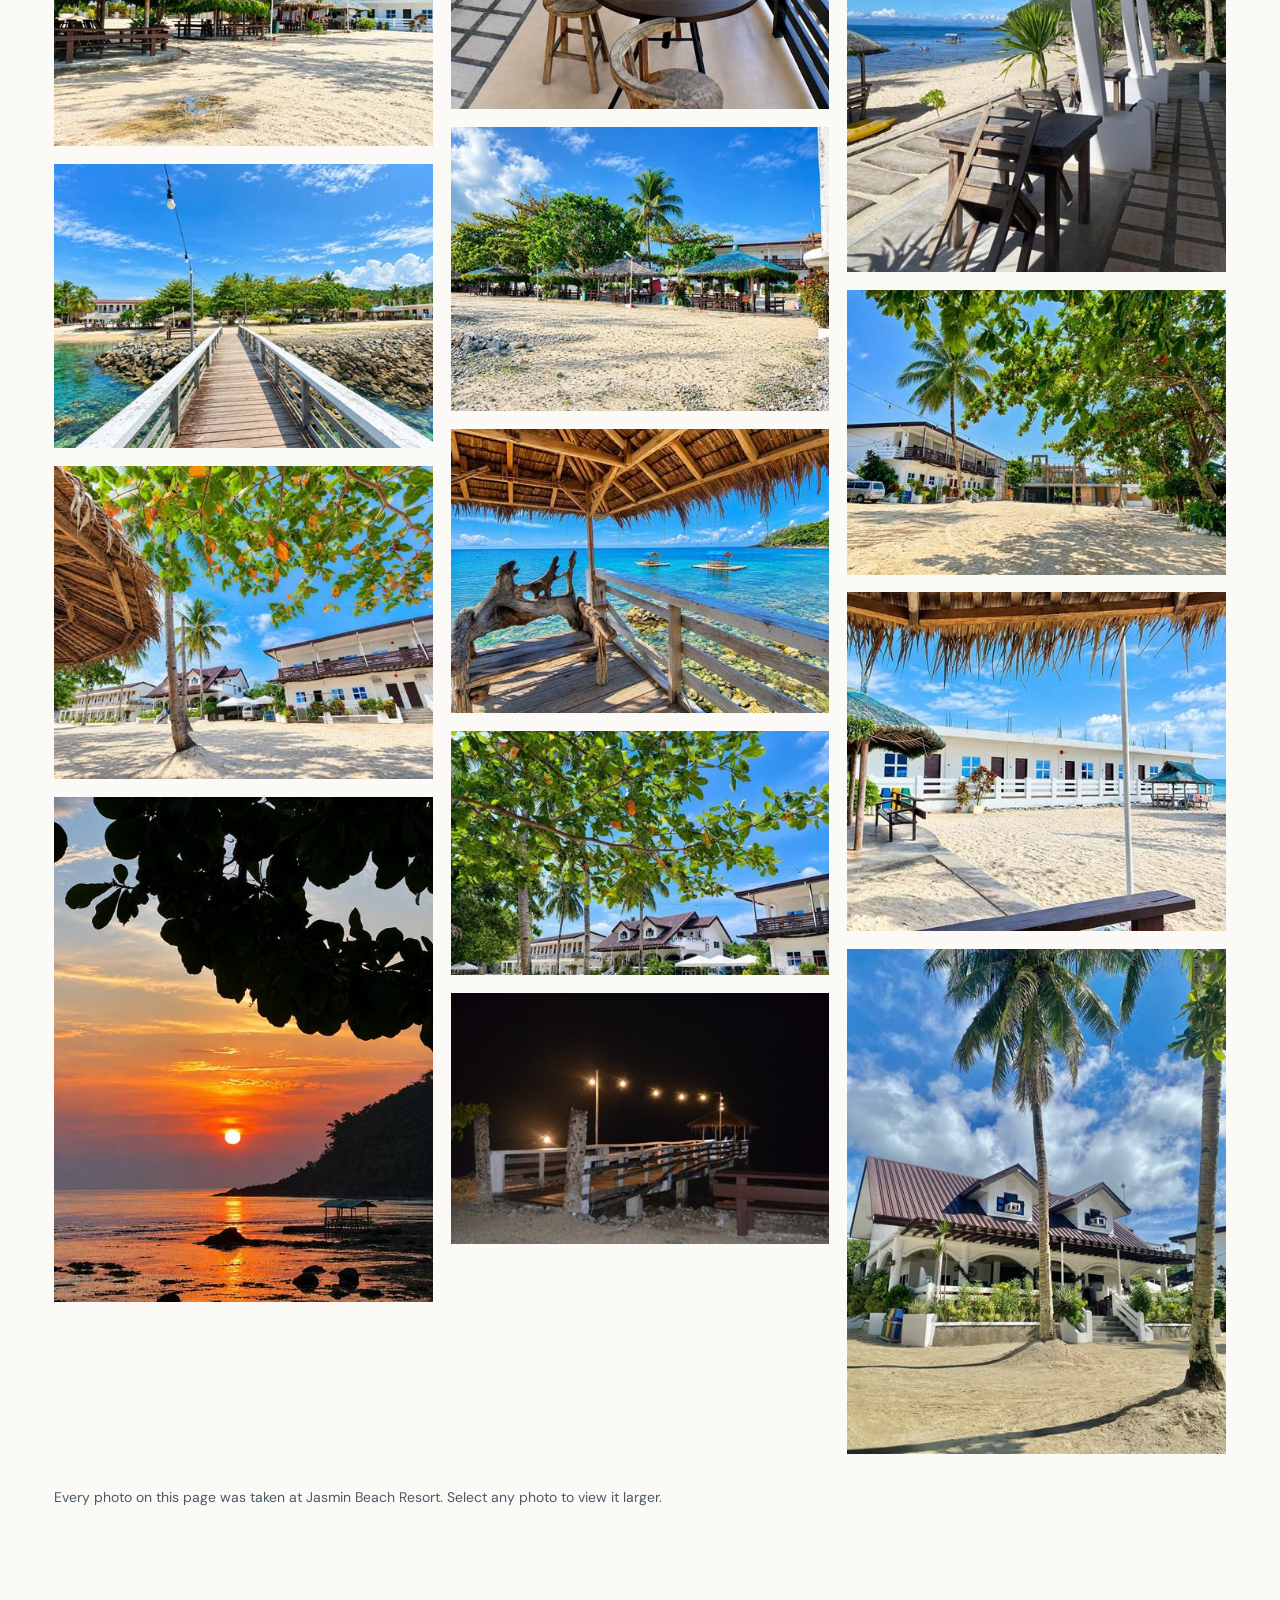
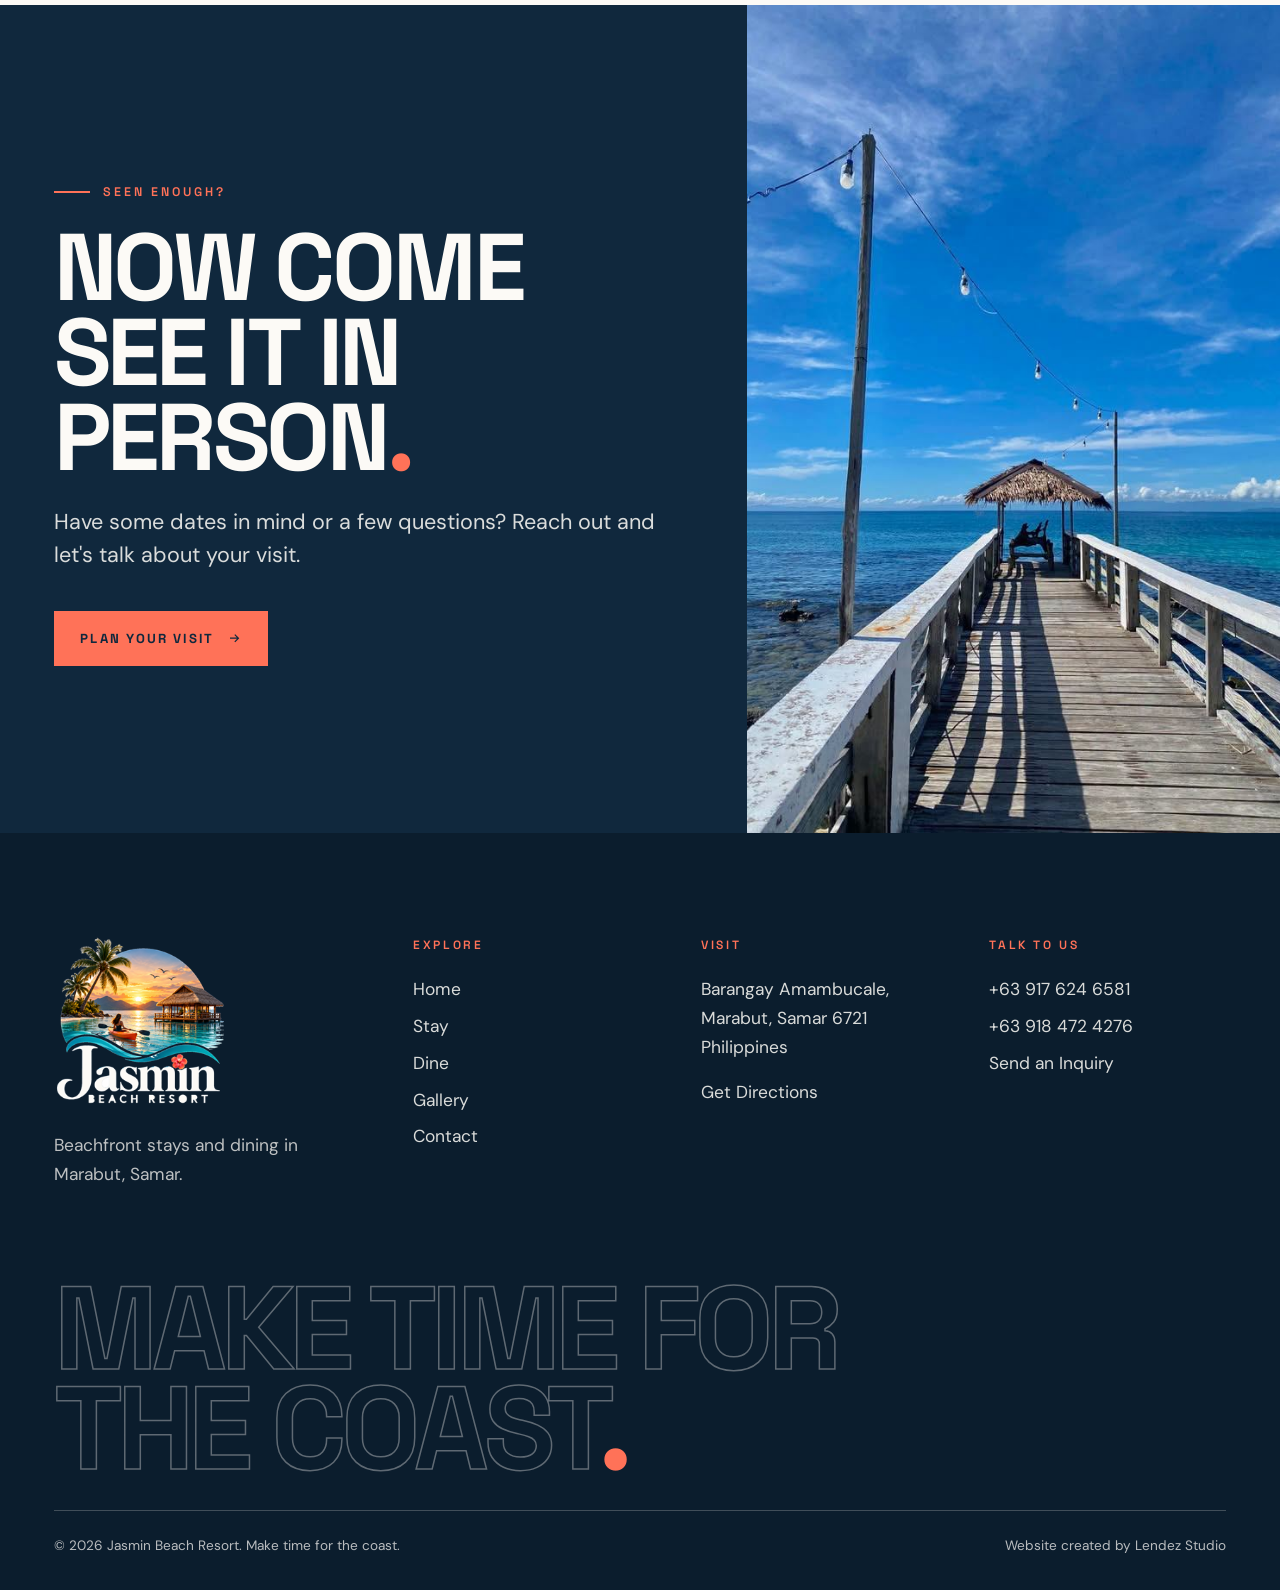
<file: gallery.html>
<!doctype html>
<html lang="en">
<head>
  <meta charset="utf-8">
  <meta name="viewport" content="width=device-width, initial-scale=1">
  <title>Gallery | Jasmin Beach Resort, Marabut, Samar</title>
  <meta name="description" content="See the coastline, spaces and moments at Jasmin Beach Resort in Barangay Amambucale, Marabut, Samar through real photos of the resort.">
  <link rel="canonical" href="https://lendezstudio.github.io/Jasmin-Beach-Resort/gallery.html">
  <meta name="theme-color" content="#10283D">

  <link rel="icon" href="favicon.ico" sizes="any">
  <link rel="icon" type="image/png" sizes="32x32" href="favicon-32x32.png">
  <link rel="icon" type="image/png" sizes="16x16" href="favicon-16x16.png">
  <link rel="apple-touch-icon" sizes="180x180" href="apple-touch-icon.png">
  <link rel="manifest" href="site.webmanifest">

  <meta property="og:type" content="website">
  <meta property="og:site_name" content="Jasmin Beach Resort">
  <meta property="og:locale" content="en_PH">
  <meta property="og:title" content="See the Jasmin Side of Samar | Jasmin Beach Resort">
  <meta property="og:description" content="Real photos of the coastline, spaces and moments at Jasmin Beach Resort in Marabut, Samar.">
  <meta property="og:url" content="https://lendezstudio.github.io/Jasmin-Beach-Resort/gallery.html">
  <meta property="og:image" content="https://lendezstudio.github.io/Jasmin-Beach-Resort/assets/img/jasmin-beach-resort-og.jpg">
  <meta property="og:image:secure_url" content="https://lendezstudio.github.io/Jasmin-Beach-Resort/assets/img/jasmin-beach-resort-og.jpg">
  <meta property="og:image:type" content="image/jpeg">
  <meta property="og:image:width" content="1200">
  <meta property="og:image:height" content="630">
  <meta property="og:image:alt" content="Jasmin Beach Resort logo beside thatched beach kiosks on the sand in Marabut, Samar, with the words The Coast Is Calling.">
  <meta name="twitter:card" content="summary_large_image">
  <meta name="twitter:title" content="See the Jasmin Side of Samar | Jasmin Beach Resort">
  <meta name="twitter:description" content="Real photos of the coastline, spaces and moments at Jasmin Beach Resort in Marabut, Samar.">
  <meta name="twitter:image" content="https://lendezstudio.github.io/Jasmin-Beach-Resort/assets/img/jasmin-beach-resort-og.jpg">
  <meta name="twitter:image:alt" content="Jasmin Beach Resort logo beside thatched beach kiosks on the sand in Marabut, Samar, with the words The Coast Is Calling.">

  <link rel="preload" href="assets/fonts/space-grotesk-latin-wght.woff2" as="font" type="font/woff2" crossorigin>
  <link rel="stylesheet" href="assets/css/styles.css">
  <script>document.documentElement.classList.add("js");</script>
  <script src="assets/js/main.js" defer></script>
</head>
<body class="header-solid">
  <a class="skip-link" href="#main">Skip to content</a>

  <header class="site-header">
    <div class="container header-inner">
      <a class="brand" href="./" aria-label="Jasmin Beach Resort home">
        <img class="logo-light" src="assets/img/brand/logo-light-240.png" width="240" height="242" loading="lazy" alt="Jasmin Beach Resort"><img class="logo-color" src="assets/img/brand/logo-color-240.png" width="240" height="242" alt="Jasmin Beach Resort">
      </a>
      <nav class="primary-nav" aria-label="Main">
        <ul>
          <li><a href="./">Home</a></li>
          <li><a href="stay.html">Stay</a></li>
          <li><a href="dine.html">Dine</a></li>
          <li><a href="gallery.html" aria-current="page">Gallery</a></li>
          <li><a href="contact.html">Contact</a></li>
        </ul>
      </nav>
      <a class="btn btn--coral header-cta" href="contact.html#inquiry">Plan Your Visit</a>
      <button class="menu-toggle" type="button" aria-expanded="false" aria-controls="mobile-menu">
        <span>Menu</span><span class="bars" aria-hidden="true"></span>
      </button>
    </div>
  </header>

  <div class="mobile-menu" id="mobile-menu" aria-hidden="true" role="dialog" aria-modal="true" aria-label="Site menu">
    <div class="mobile-menu__top">
      <span class="mobile-menu__label">Jasmin Beach Resort</span>
      <button class="menu-close" type="button">Close
        <svg viewBox="0 0 24 24" fill="none" stroke="currentColor" stroke-width="2" aria-hidden="true"><path d="M5 5l14 14M19 5L5 19"/></svg>
      </button>
    </div>
    <nav aria-label="Mobile">
      <ol>
        <li><a href="./">Home</a></li>
        <li><a href="stay.html">Stay</a></li>
        <li><a href="dine.html">Dine</a></li>
        <li><a href="gallery.html" aria-current="page">Gallery</a></li>
        <li><a href="contact.html">Contact</a></li>
      </ol>
    </nav>
    <div class="mobile-menu__foot">
      <p>Barangay Amambucale, Marabut, Samar</p>
      <a class="tel" href="tel:+639176246581">+63 917 624 6581</a>
      <a class="btn btn--coral" href="contact.html#inquiry">Plan Your Visit</a>
    </div>
  </div>

  <main id="main">
    <section class="text-hero" aria-labelledby="page-title">
      <div class="container">
        <p class="eyebrow" style="animation: fade-up .9s var(--ease) both">Moments by the coast</p>
        <h1 class="h1" id="page-title"><span class="line"><span>See the</span></span><span class="line"><span>Jasmin side</span></span><span class="line"><span>of Samar<span class="dot">.</span></span></span></h1>
        <p class="lead">A closer look at the setting, spaces and moments that make a seaside getaway feel different.</p>
      </div>
    </section>

    <section class="section" style="padding-top:0" aria-label="Photo gallery">
      <div class="container" data-gallery>
        <div class="filters" role="group" aria-label="Filter photos">
          <button class="filter" type="button" data-filter="all" aria-pressed="true">All<span class="count"></span></button>
          <button class="filter" type="button" data-filter="coast" aria-pressed="false">Coast<span class="count"></span></button>
          <button class="filter" type="button" data-filter="spaces" aria-pressed="false">Spaces<span class="count"></span></button>
          <button class="filter" type="button" data-filter="dining" aria-pressed="false">Dining<span class="count"></span></button>
          <button class="filter" type="button" data-filter="moments" aria-pressed="false">Moments<span class="count"></span></button>
        </div>
        <p class="visually-hidden" id="gallery-status" role="status" aria-live="polite"></p>
        <div class="masonry">
          <button class="g-item" type="button" data-cat="moments" data-full="assets/img/photos/beachfront-balcony-1600.jpg" data-caption="The beachfront seen from the upper walkway, with thatched kiosks, palms and kayaks on the sand.">
            <img src="assets/img/photos/beachfront-balcony-480.jpg" srcset="assets/img/photos/beachfront-balcony-480.jpg 480w, assets/img/photos/beachfront-balcony-960.jpg 960w" sizes="(max-width: 700px) 92vw, (max-width: 1100px) 46vw, 30vw" width="1448" height="937" loading="lazy" decoding="async" alt="The beachfront seen from the upper walkway, with thatched kiosks, palms and kayaks on the sand">
            <span class="g-item__cap" aria-hidden="true"><b>Moments</b>The beachfront seen from the upper walkway, with thatched kiosks, palms and kayaks on the sand</span>
          </button>
          <button class="g-item" type="button" data-cat="coast" data-full="assets/img/photos/palms-shore-view-1600.jpg" data-caption="Coconut palms and leafy trees along the shoreline, seen from an upper floor.">
            <img src="assets/img/photos/palms-shore-view-480.jpg" srcset="assets/img/photos/palms-shore-view-480.jpg 480w, assets/img/photos/palms-shore-view-960.jpg 960w" sizes="(max-width: 700px) 92vw, (max-width: 1100px) 46vw, 30vw" width="1448" height="939" loading="lazy" decoding="async" alt="Coconut palms and leafy trees along the shoreline, seen from an upper floor">
            <span class="g-item__cap" aria-hidden="true"><b>Coast</b>Coconut palms and leafy trees along the shoreline, seen from an upper floor</span>
          </button>
          <button class="g-item" type="button" data-cat="coast" data-full="assets/img/photos/floating-cottages-1600.jpg" data-caption="Two small cottages on floating platforms in clear turquoise water.">
            <img src="assets/img/photos/floating-cottages-480.jpg" srcset="assets/img/photos/floating-cottages-480.jpg 480w, assets/img/photos/floating-cottages-960.jpg 960w" sizes="(max-width: 700px) 92vw, (max-width: 1100px) 46vw, 30vw" width="1258" height="985" loading="lazy" decoding="async" alt="Two small cottages on floating platforms in clear turquoise water">
            <span class="g-item__cap" aria-hidden="true"><b>Coast</b>Two small cottages on floating platforms in clear turquoise water</span>
          </button>
          <button class="g-item" type="button" data-cat="dining" data-full="assets/img/photos/kiosk-night-1600.jpg" data-caption="Vine-covered open-air kiosk with wooden tables, softly lit in the evening.">
            <img src="assets/img/photos/kiosk-night-480.jpg" srcset="assets/img/photos/kiosk-night-480.jpg 480w, assets/img/photos/kiosk-night-960.jpg 960w" sizes="(max-width: 700px) 92vw, (max-width: 1100px) 46vw, 30vw" width="2048" height="1356" loading="lazy" decoding="async" alt="Vine-covered open-air kiosk with wooden tables, softly lit in the evening">
            <span class="g-item__cap" aria-hidden="true"><b>Dining</b>Vine-covered open-air kiosk with wooden tables, softly lit in the evening</span>
          </button>
          <button class="g-item" type="button" data-cat="spaces" data-full="assets/img/photos/accommodation-wing-1600.jpg" data-caption="Long white two-storey accommodation building with a covered walkway beside the beach.">
            <img src="assets/img/photos/accommodation-wing-480.jpg" srcset="assets/img/photos/accommodation-wing-480.jpg 480w, assets/img/photos/accommodation-wing-960.jpg 960w" sizes="(max-width: 700px) 92vw, (max-width: 1100px) 46vw, 30vw" width="1448" height="1086" loading="lazy" decoding="async" alt="Long white two-storey accommodation building with a covered walkway beside the beach">
            <span class="g-item__cap" aria-hidden="true"><b>Spaces</b>Long white two-storey accommodation building with a covered walkway beside the beach</span>
          </button>
          <button class="g-item" type="button" data-cat="coast" data-full="assets/img/photos/beach-path-palms-1600.jpg" data-caption="Stepping-stone path across the sand to thatched kiosks, a palm tree and colourful kayaks.">
            <img src="assets/img/photos/beach-path-palms-480.jpg" srcset="assets/img/photos/beach-path-palms-480.jpg 480w, assets/img/photos/beach-path-palms-960.jpg 960w" sizes="(max-width: 700px) 92vw, (max-width: 1100px) 46vw, 30vw" width="1376" height="1824" loading="lazy" decoding="async" alt="Stepping-stone path across the sand to thatched kiosks, a palm tree and colourful kayaks">
            <span class="g-item__cap" aria-hidden="true"><b>Coast</b>Stepping-stone path across the sand to thatched kiosks, a palm tree and colourful kayaks</span>
          </button>
          <button class="g-item" type="button" data-cat="moments" data-full="assets/img/photos/kayak-calm-water-1600.jpg" data-caption="Two people in life vests paddling a yellow kayak on calm water.">
            <img src="assets/img/photos/kayak-calm-water-480.jpg" srcset="assets/img/photos/kayak-calm-water-480.jpg 480w, assets/img/photos/kayak-calm-water-960.jpg 960w" sizes="(max-width: 700px) 92vw, (max-width: 1100px) 46vw, 30vw" width="2048" height="1356" loading="lazy" decoding="async" alt="Two people in life vests paddling a yellow kayak on calm water">
            <span class="g-item__cap" aria-hidden="true"><b>Moments</b>Two people in life vests paddling a yellow kayak on calm water</span>
          </button>
          <button class="g-item" type="button" data-cat="dining" data-full="assets/img/photos/kiosks-garden-tables-1600.jpg" data-caption="Open-air kiosks with long wooden tables under leafy trees on white sand.">
            <img src="assets/img/photos/kiosks-garden-tables-480.jpg" srcset="assets/img/photos/kiosks-garden-tables-480.jpg 480w, assets/img/photos/kiosks-garden-tables-960.jpg 960w" sizes="(max-width: 700px) 92vw, (max-width: 1100px) 46vw, 30vw" width="1448" height="1086" loading="lazy" decoding="async" alt="Open-air kiosks with long wooden tables under leafy trees on white sand">
            <span class="g-item__cap" aria-hidden="true"><b>Dining</b>Open-air kiosks with long wooden tables under leafy trees on white sand</span>
          </button>
          <button class="g-item" type="button" data-cat="coast" data-full="assets/img/photos/boardwalk-to-resort-1600.jpg" data-caption="Wooden boardwalk over clear water leading back to the beach and resort buildings.">
            <img src="assets/img/photos/boardwalk-to-resort-480.jpg" srcset="assets/img/photos/boardwalk-to-resort-480.jpg 480w, assets/img/photos/boardwalk-to-resort-960.jpg 960w" sizes="(max-width: 700px) 92vw, (max-width: 1100px) 46vw, 30vw" width="1448" height="1086" loading="lazy" decoding="async" alt="Wooden boardwalk over clear water leading back to the beach and resort buildings">
            <span class="g-item__cap" aria-hidden="true"><b>Coast</b>Wooden boardwalk over clear water leading back to the beach and resort buildings</span>
          </button>
          <button class="g-item" type="button" data-cat="spaces" data-full="assets/img/photos/grounds-two-wings-1600.jpg" data-caption="White two-storey resort buildings and palm trees around a wide sandy courtyard.">
            <img src="assets/img/photos/grounds-two-wings-480.jpg" srcset="assets/img/photos/grounds-two-wings-480.jpg 480w, assets/img/photos/grounds-two-wings-960.jpg 960w" sizes="(max-width: 700px) 92vw, (max-width: 1100px) 46vw, 30vw" width="1313" height="1086" loading="lazy" decoding="async" alt="White two-storey resort buildings and palm trees around a wide sandy courtyard">
            <span class="g-item__cap" aria-hidden="true"><b>Spaces</b>White two-storey resort buildings and palm trees around a wide sandy courtyard</span>
          </button>
          <button class="g-item" type="button" data-cat="coast" data-full="assets/img/photos/sunset-headland-1600.jpg" data-caption="Orange sunset over the sea beside a dark headland, framed by leaves.">
            <img src="assets/img/photos/sunset-headland-480.jpg" srcset="assets/img/photos/sunset-headland-480.jpg 480w, assets/img/photos/sunset-headland-960.jpg 960w" sizes="(max-width: 700px) 92vw, (max-width: 1100px) 46vw, 30vw" width="1086" height="1448" loading="lazy" decoding="async" alt="Orange sunset over the sea beside a dark headland, framed by leaves">
            <span class="g-item__cap" aria-hidden="true"><b>Coast</b>Orange sunset over the sea beside a dark headland, framed by leaves</span>
          </button>
          <button class="g-item" type="button" data-cat="dining" data-full="assets/img/photos/beach-kiosks-1600.jpg" data-caption="Row of thatched kiosks and tables under a large shade tree on the beach.">
            <img src="assets/img/photos/beach-kiosks-480.jpg" srcset="assets/img/photos/beach-kiosks-480.jpg 480w, assets/img/photos/beach-kiosks-960.jpg 960w" sizes="(max-width: 700px) 92vw, (max-width: 1100px) 46vw, 30vw" width="1448" height="1086" loading="lazy" decoding="async" alt="Row of thatched kiosks and tables under a large shade tree on the beach">
            <span class="g-item__cap" aria-hidden="true"><b>Dining</b>Row of thatched kiosks and tables under a large shade tree on the beach</span>
          </button>
          <button class="g-item" type="button" data-cat="coast" data-full="assets/img/photos/jetty-portrait-960.jpg" data-caption="Wooden jetty with white railings leading to a thatched shelter over blue sea.">
            <img src="assets/img/photos/jetty-portrait-480.jpg" srcset="assets/img/photos/jetty-portrait-480.jpg 480w, assets/img/photos/jetty-portrait-960.jpg 720w" sizes="(max-width: 700px) 92vw, (max-width: 1100px) 46vw, 30vw" width="720" height="960" loading="lazy" decoding="async" alt="Wooden jetty with white railings leading to a thatched shelter over blue sea">
            <span class="g-item__cap" aria-hidden="true"><b>Coast</b>Wooden jetty with white railings leading to a thatched shelter over blue sea</span>
          </button>
          <button class="g-item" type="button" data-cat="spaces" data-full="assets/img/photos/main-building-1600.jpg" data-caption="The main building with dormer windows and an arched veranda, framed by palms.">
            <img src="assets/img/photos/main-building-480.jpg" srcset="assets/img/photos/main-building-480.jpg 480w, assets/img/photos/main-building-960.jpg 960w" sizes="(max-width: 700px) 92vw, (max-width: 1100px) 46vw, 30vw" width="1448" height="1086" loading="lazy" decoding="async" alt="The main building with dormer windows and an arched veranda, framed by palms">
            <span class="g-item__cap" aria-hidden="true"><b>Spaces</b>The main building with dormer windows and an arched veranda, framed by palms</span>
          </button>
          <button class="g-item" type="button" data-cat="moments" data-full="assets/img/photos/kayaks-on-sand-960.jpg" data-caption="Red and yellow kayaks resting on the sand near thatched shelters.">
            <img src="assets/img/photos/kayaks-on-sand-480.jpg" srcset="assets/img/photos/kayaks-on-sand-480.jpg 480w, assets/img/photos/kayaks-on-sand-960.jpg 720w" sizes="(max-width: 700px) 92vw, (max-width: 1100px) 46vw, 30vw" width="720" height="960" loading="lazy" decoding="async" alt="Red and yellow kayaks resting on the sand near thatched shelters">
            <span class="g-item__cap" aria-hidden="true"><b>Moments</b>Red and yellow kayaks resting on the sand near thatched shelters</span>
          </button>
          <button class="g-item" type="button" data-cat="coast" data-full="assets/img/photos/lounger-sea-view-1600.jpg" data-caption="Wooden lounge chair and benches on the shore facing the sea and floating cottages.">
            <img src="assets/img/photos/lounger-sea-view-480.jpg" srcset="assets/img/photos/lounger-sea-view-480.jpg 480w, assets/img/photos/lounger-sea-view-960.jpg 960w" sizes="(max-width: 700px) 92vw, (max-width: 1100px) 46vw, 30vw" width="1311" height="952" loading="lazy" decoding="async" alt="Wooden lounge chair and benches on the shore facing the sea and floating cottages">
            <span class="g-item__cap" aria-hidden="true"><b>Coast</b>Wooden lounge chair and benches on the shore facing the sea and floating cottages</span>
          </button>
          <button class="g-item" type="button" data-cat="spaces" data-full="assets/img/photos/balcony-tables-1600.jpg" data-caption="Upper-floor walkway with wooden bar tables and stools beside a black railing.">
            <img src="assets/img/photos/balcony-tables-480.jpg" srcset="assets/img/photos/balcony-tables-480.jpg 480w, assets/img/photos/balcony-tables-960.jpg 960w" sizes="(max-width: 700px) 92vw, (max-width: 1100px) 46vw, 30vw" width="1086" height="1448" loading="lazy" decoding="async" alt="Upper-floor walkway with wooden bar tables and stools beside a black railing">
            <span class="g-item__cap" aria-hidden="true"><b>Spaces</b>Upper-floor walkway with wooden bar tables and stools beside a black railing</span>
          </button>
          <button class="g-item" type="button" data-cat="dining" data-full="assets/img/photos/kiosk-garden-1600.jpg" data-caption="Green-roofed thatched kiosks with tables among trees near the resort buildings.">
            <img src="assets/img/photos/kiosk-garden-480.jpg" srcset="assets/img/photos/kiosk-garden-480.jpg 480w, assets/img/photos/kiosk-garden-960.jpg 960w" sizes="(max-width: 700px) 92vw, (max-width: 1100px) 46vw, 30vw" width="1448" height="1086" loading="lazy" decoding="async" alt="Green-roofed thatched kiosks with tables among trees near the resort buildings">
            <span class="g-item__cap" aria-hidden="true"><b>Dining</b>Green-roofed thatched kiosks with tables among trees near the resort buildings</span>
          </button>
          <button class="g-item" type="button" data-cat="coast" data-full="assets/img/photos/driftwood-deck-1600.jpg" data-caption="Driftwood bench on a wooden deck overlooking clear water and floating cottages.">
            <img src="assets/img/photos/driftwood-deck-480.jpg" srcset="assets/img/photos/driftwood-deck-480.jpg 480w, assets/img/photos/driftwood-deck-960.jpg 960w" sizes="(max-width: 700px) 92vw, (max-width: 1100px) 46vw, 30vw" width="1448" height="1086" loading="lazy" decoding="async" alt="Driftwood bench on a wooden deck overlooking clear water and floating cottages">
            <span class="g-item__cap" aria-hidden="true"><b>Coast</b>Driftwood bench on a wooden deck overlooking clear water and floating cottages</span>
          </button>
          <button class="g-item" type="button" data-cat="spaces" data-full="assets/img/photos/grounds-under-trees-1600.jpg" data-caption="Resort buildings with brown roofs seen through the branches of a shade tree.">
            <img src="assets/img/photos/grounds-under-trees-480.jpg" srcset="assets/img/photos/grounds-under-trees-480.jpg 480w, assets/img/photos/grounds-under-trees-960.jpg 960w" sizes="(max-width: 700px) 92vw, (max-width: 1100px) 46vw, 30vw" width="1448" height="934" loading="lazy" decoding="async" alt="Resort buildings with brown roofs seen through the branches of a shade tree">
            <span class="g-item__cap" aria-hidden="true"><b>Spaces</b>Resort buildings with brown roofs seen through the branches of a shade tree</span>
          </button>
          <button class="g-item" type="button" data-cat="moments" data-full="assets/img/photos/jetty-night-1600.jpg" data-caption="String lights glowing along the wooden jetty at night.">
            <img src="assets/img/photos/jetty-night-480.jpg" srcset="assets/img/photos/jetty-night-480.jpg 480w, assets/img/photos/jetty-night-960.jpg 960w" sizes="(max-width: 700px) 92vw, (max-width: 1100px) 46vw, 30vw" width="2048" height="1356" loading="lazy" decoding="async" alt="String lights glowing along the wooden jetty at night">
            <span class="g-item__cap" aria-hidden="true"><b>Moments</b>String lights glowing along the wooden jetty at night</span>
          </button>
          <button class="g-item" type="button" data-cat="coast" data-full="assets/img/photos/shoreline-portrait-1600.jpg" data-caption="Clear shallow water along a pebbled shore lined with palms and thatched shelters.">
            <img src="assets/img/photos/shoreline-portrait-480.jpg" srcset="assets/img/photos/shoreline-portrait-480.jpg 480w, assets/img/photos/shoreline-portrait-960.jpg 960w" sizes="(max-width: 700px) 92vw, (max-width: 1100px) 46vw, 30vw" width="1350" height="1800" loading="lazy" decoding="async" alt="Clear shallow water along a pebbled shore lined with palms and thatched shelters">
            <span class="g-item__cap" aria-hidden="true"><b>Coast</b>Clear shallow water along a pebbled shore lined with palms and thatched shelters</span>
          </button>
          <button class="g-item" type="button" data-cat="spaces" data-full="assets/img/photos/accommodation-block-960.jpg" data-caption="Two-storey accommodation building with a long upper balcony above the sand.">
            <img src="assets/img/photos/accommodation-block-480.jpg" srcset="assets/img/photos/accommodation-block-480.jpg 480w, assets/img/photos/accommodation-block-960.jpg 720w" sizes="(max-width: 700px) 92vw, (max-width: 1100px) 46vw, 30vw" width="720" height="960" loading="lazy" decoding="async" alt="Two-storey accommodation building with a long upper balcony above the sand">
            <span class="g-item__cap" aria-hidden="true"><b>Spaces</b>Two-storey accommodation building with a long upper balcony above the sand</span>
          </button>
          <button class="g-item" type="button" data-cat="dining" data-full="assets/img/photos/beach-huts-1600.jpg" data-caption="A row of small thatched huts with tables along the beach under a large tree.">
            <img src="assets/img/photos/beach-huts-480.jpg" srcset="assets/img/photos/beach-huts-480.jpg 480w, assets/img/photos/beach-huts-960.jpg 960w" sizes="(max-width: 700px) 92vw, (max-width: 1100px) 46vw, 30vw" width="1427" height="945" loading="lazy" decoding="async" alt="A row of small thatched huts with tables along the beach under a large tree">
            <span class="g-item__cap" aria-hidden="true"><b>Dining</b>A row of small thatched huts with tables along the beach under a large tree</span>
          </button>
          <button class="g-item" type="button" data-cat="coast" data-full="assets/img/photos/veranda-coast-view-1600.jpg" data-caption="View from a white veranda over the rocky shore to a small jetty and green headland.">
            <img src="assets/img/photos/veranda-coast-view-480.jpg" srcset="assets/img/photos/veranda-coast-view-480.jpg 480w, assets/img/photos/veranda-coast-view-960.jpg 960w" sizes="(max-width: 700px) 92vw, (max-width: 1100px) 46vw, 30vw" width="1086" height="1448" loading="lazy" decoding="async" alt="View from a white veranda over the rocky shore to a small jetty and green headland">
            <span class="g-item__cap" aria-hidden="true"><b>Coast</b>View from a white veranda over the rocky shore to a small jetty and green headland</span>
          </button>
          <button class="g-item" type="button" data-cat="moments" data-full="assets/img/photos/kayak-shore-1600.jpg" data-caption="A guest relaxing in a yellow kayak in the shallows by the shore.">
            <img src="assets/img/photos/kayak-shore-480.jpg" srcset="assets/img/photos/kayak-shore-480.jpg 480w, assets/img/photos/kayak-shore-960.jpg 960w" sizes="(max-width: 700px) 92vw, (max-width: 1100px) 46vw, 30vw" width="2048" height="1356" loading="lazy" decoding="async" alt="A guest relaxing in a yellow kayak in the shallows by the shore">
            <span class="g-item__cap" aria-hidden="true"><b>Moments</b>A guest relaxing in a yellow kayak in the shallows by the shore</span>
          </button>
          <button class="g-item" type="button" data-cat="spaces" data-full="assets/img/photos/veranda-beach-960.jpg" data-caption="Covered veranda with a wooden table and chairs looking out to the beach.">
            <img src="assets/img/photos/veranda-beach-480.jpg" srcset="assets/img/photos/veranda-beach-480.jpg 480w, assets/img/photos/veranda-beach-960.jpg 720w" sizes="(max-width: 700px) 92vw, (max-width: 1100px) 46vw, 30vw" width="720" height="960" loading="lazy" decoding="async" alt="Covered veranda with a wooden table and chairs looking out to the beach">
            <span class="g-item__cap" aria-hidden="true"><b>Spaces</b>Covered veranda with a wooden table and chairs looking out to the beach</span>
          </button>
          <button class="g-item" type="button" data-cat="spaces" data-full="assets/img/photos/grounds-shade-1600.jpg" data-caption="Sandy grounds shaded by trees beside a two-storey building with balconies.">
            <img src="assets/img/photos/grounds-shade-480.jpg" srcset="assets/img/photos/grounds-shade-480.jpg 480w, assets/img/photos/grounds-shade-960.jpg 960w" sizes="(max-width: 700px) 92vw, (max-width: 1100px) 46vw, 30vw" width="1448" height="1086" loading="lazy" decoding="async" alt="Sandy grounds shaded by trees beside a two-storey building with balconies">
            <span class="g-item__cap" aria-hidden="true"><b>Spaces</b>Sandy grounds shaded by trees beside a two-storey building with balconies</span>
          </button>
          <button class="g-item" type="button" data-cat="spaces" data-full="assets/img/photos/kiosk-view-rooms-1600.jpg" data-caption="Single-storey white room block with blue windows, seen from under a thatched shelter.">
            <img src="assets/img/photos/kiosk-view-rooms-480.jpg" srcset="assets/img/photos/kiosk-view-rooms-480.jpg 480w, assets/img/photos/kiosk-view-rooms-960.jpg 960w" sizes="(max-width: 700px) 92vw, (max-width: 1100px) 46vw, 30vw" width="1158" height="1035" loading="lazy" decoding="async" alt="Single-storey white room block with blue windows, seen from under a thatched shelter">
            <span class="g-item__cap" aria-hidden="true"><b>Spaces</b>Single-storey white room block with blue windows, seen from under a thatched shelter</span>
          </button>
          <button class="g-item" type="button" data-cat="spaces" data-full="assets/img/photos/main-building-palms-960.jpg" data-caption="The arched main building framed by tall coconut palms.">
            <img src="assets/img/photos/main-building-palms-480.jpg" srcset="assets/img/photos/main-building-palms-480.jpg 480w, assets/img/photos/main-building-palms-960.jpg 720w" sizes="(max-width: 700px) 92vw, (max-width: 1100px) 46vw, 30vw" width="720" height="960" loading="lazy" decoding="async" alt="The arched main building framed by tall coconut palms">
            <span class="g-item__cap" aria-hidden="true"><b>Spaces</b>The arched main building framed by tall coconut palms</span>
          </button>
        </div>
        <p class="small-print" style="margin-top:2rem">Every photo on this page was taken at Jasmin Beach Resort. Select any photo to view it larger.</p>
      </div>
    </section>

    <dialog class="lightbox" id="lightbox" aria-label="Photo viewer">
      <div class="lightbox__bar">
        <span class="lightbox__count" aria-live="polite"></span>
        <button class="icon-btn lightbox__close" type="button" aria-label="Close photo viewer">
          <svg viewBox="0 0 24 24" fill="none" stroke="currentColor" stroke-width="2" aria-hidden="true"><path d="M5 5l14 14M19 5L5 19"/></svg></button>
      </div>
      <div class="lightbox__stage">
        <img src="[data-uri]" alt="">
        <button class="icon-btn lightbox__nav lightbox__nav--prev" type="button" aria-label="Previous photo">
          <svg viewBox="0 0 24 24" fill="none" stroke="currentColor" stroke-width="2" aria-hidden="true"><path d="M19 12H5M11 6l-6 6 6 6"/></svg></button>
        <button class="icon-btn lightbox__nav lightbox__nav--next" type="button" aria-label="Next photo">
          <svg viewBox="0 0 24 24" fill="none" stroke="currentColor" stroke-width="2" aria-hidden="true"><path d="M5 12h14M13 6l6 6-6 6"/></svg></button>
      </div>
      <p class="lightbox__caption"></p>
    </dialog>

    <section class="closing" aria-labelledby="closing-title">
      <div class="closing__body on-dark">
        <div data-reveal>
          <p class="eyebrow">Seen enough?</p>
          <h2 class="h2" id="closing-title">Now come see it in person<span class="dot">.</span></h2>
          <p class="lead">Have some dates in mind or a few questions? Reach out and let's talk about your visit.</p>
          <div class="btn-row">
            <a class="btn btn--coral" href="contact.html#inquiry">Plan Your Visit
              <svg class="arrow" viewBox="0 0 24 24" fill="none" stroke="currentColor" stroke-width="2" aria-hidden="true"><path d="M5 12h14M13 6l6 6-6 6"/></svg></a>
          </div>
        </div>
      </div>
      <div class="closing__media">
        <img src="assets/img/photos/jetty-portrait-960.jpg"
             srcset="assets/img/photos/jetty-portrait-480.jpg 480w, assets/img/photos/jetty-portrait-960.jpg 720w"
             sizes="(max-width: 900px) 100vw, 42vw" width="720" height="960" loading="lazy" decoding="async"
             alt="Wooden jetty with white railings leading to a thatched shelter over blue sea">
      </div>
    </section>
  </main>

  <footer class="site-footer">
    <div class="container">
      <div class="footer-grid">
        <div class="footer-brand">
          <img src="assets/img/brand/logo-light-240.png" width="240" height="242" loading="lazy" alt="Jasmin Beach Resort">
          <p>Beachfront stays and dining in Marabut, Samar.</p>
        </div>
        <div class="footer-col">
          <h2>Explore</h2>
          <ul>
            <li><a href="./">Home</a></li>
            <li><a href="stay.html">Stay</a></li>
            <li><a href="dine.html">Dine</a></li>
            <li><a href="gallery.html">Gallery</a></li>
            <li><a href="contact.html">Contact</a></li>
          </ul>
        </div>
        <div class="footer-col">
          <h2>Visit</h2>
          <address>Barangay Amambucale,<br>Marabut, Samar 6721<br>Philippines</address>
          <ul style="margin-top:1rem">
            <li><a href="https://www.google.com/maps/dir/?api=1&amp;destination=Jasmin%20Beach%20Resort%2C%20Amambucale%2C%20Marabut%2C%20Samar" target="_blank" rel="noopener">Get Directions<span class="visually-hidden"> (opens in a new tab)</span></a></li>
          </ul>
        </div>
        <div class="footer-col">
          <h2>Talk to us</h2>
          <ul>
            <!-- Published numbers awaiting confirmation by the resort before launch. -->
            <li><a href="tel:+639176246581">+63 917 624 6581</a></li>
            <li><a href="tel:+639184724276">+63 918 472 4276</a></li>
            <li><a href="contact.html#inquiry">Send an Inquiry</a></li>
          </ul>
        </div>
      </div>
      <p class="footer-word" aria-hidden="true">Make time for the coast<span class="dot">.</span></p>
      <div class="footer-bottom">
        <p>© <span data-year>2026</span> Jasmin Beach Resort. Make time for the coast.</p>
        <p>Website created by Lendez Studio</p>
      </div>
    </div>
  </footer>

  <nav class="action-bar" aria-label="Quick actions">
    <a class="btn btn--call" href="tel:+639176246581" aria-label="Call the resort">
      <svg viewBox="0 0 24 24" fill="none" stroke="currentColor" stroke-width="2" aria-hidden="true"><path d="M22 16.9v3a2 2 0 0 1-2.2 2 19.8 19.8 0 0 1-8.6-3.1 19.5 19.5 0 0 1-6-6A19.8 19.8 0 0 1 2.1 4.2 2 2 0 0 1 4.1 2h3a2 2 0 0 1 2 1.7c.1.9.4 1.8.7 2.7a2 2 0 0 1-.5 2.1L8 9.8a16 16 0 0 0 6 6l1.3-1.3a2 2 0 0 1 2.1-.4c.9.3 1.8.6 2.7.7a2 2 0 0 1 1.7 2z"/></svg> Call</a>
    <a class="btn btn--coral" href="contact.html#inquiry">Plan Your Visit</a>
  </nav>
</body>
</html>
</file>
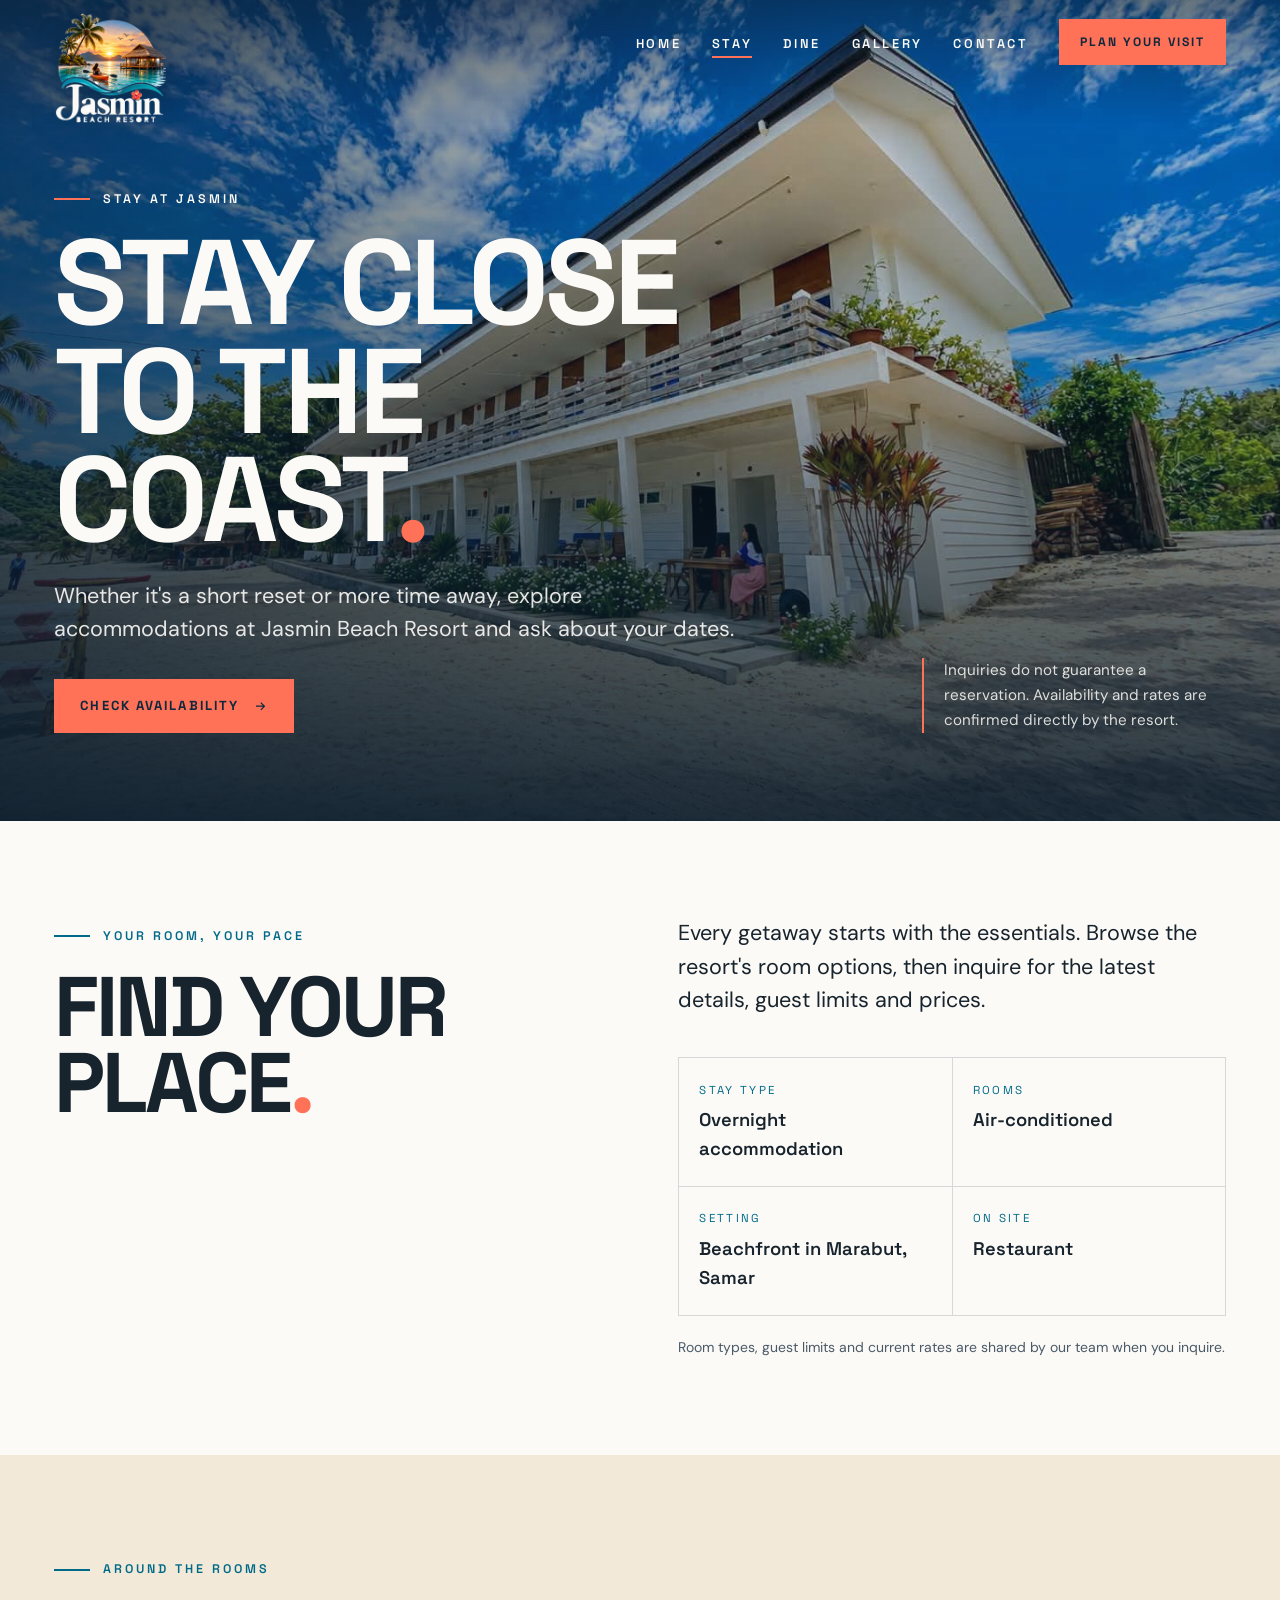
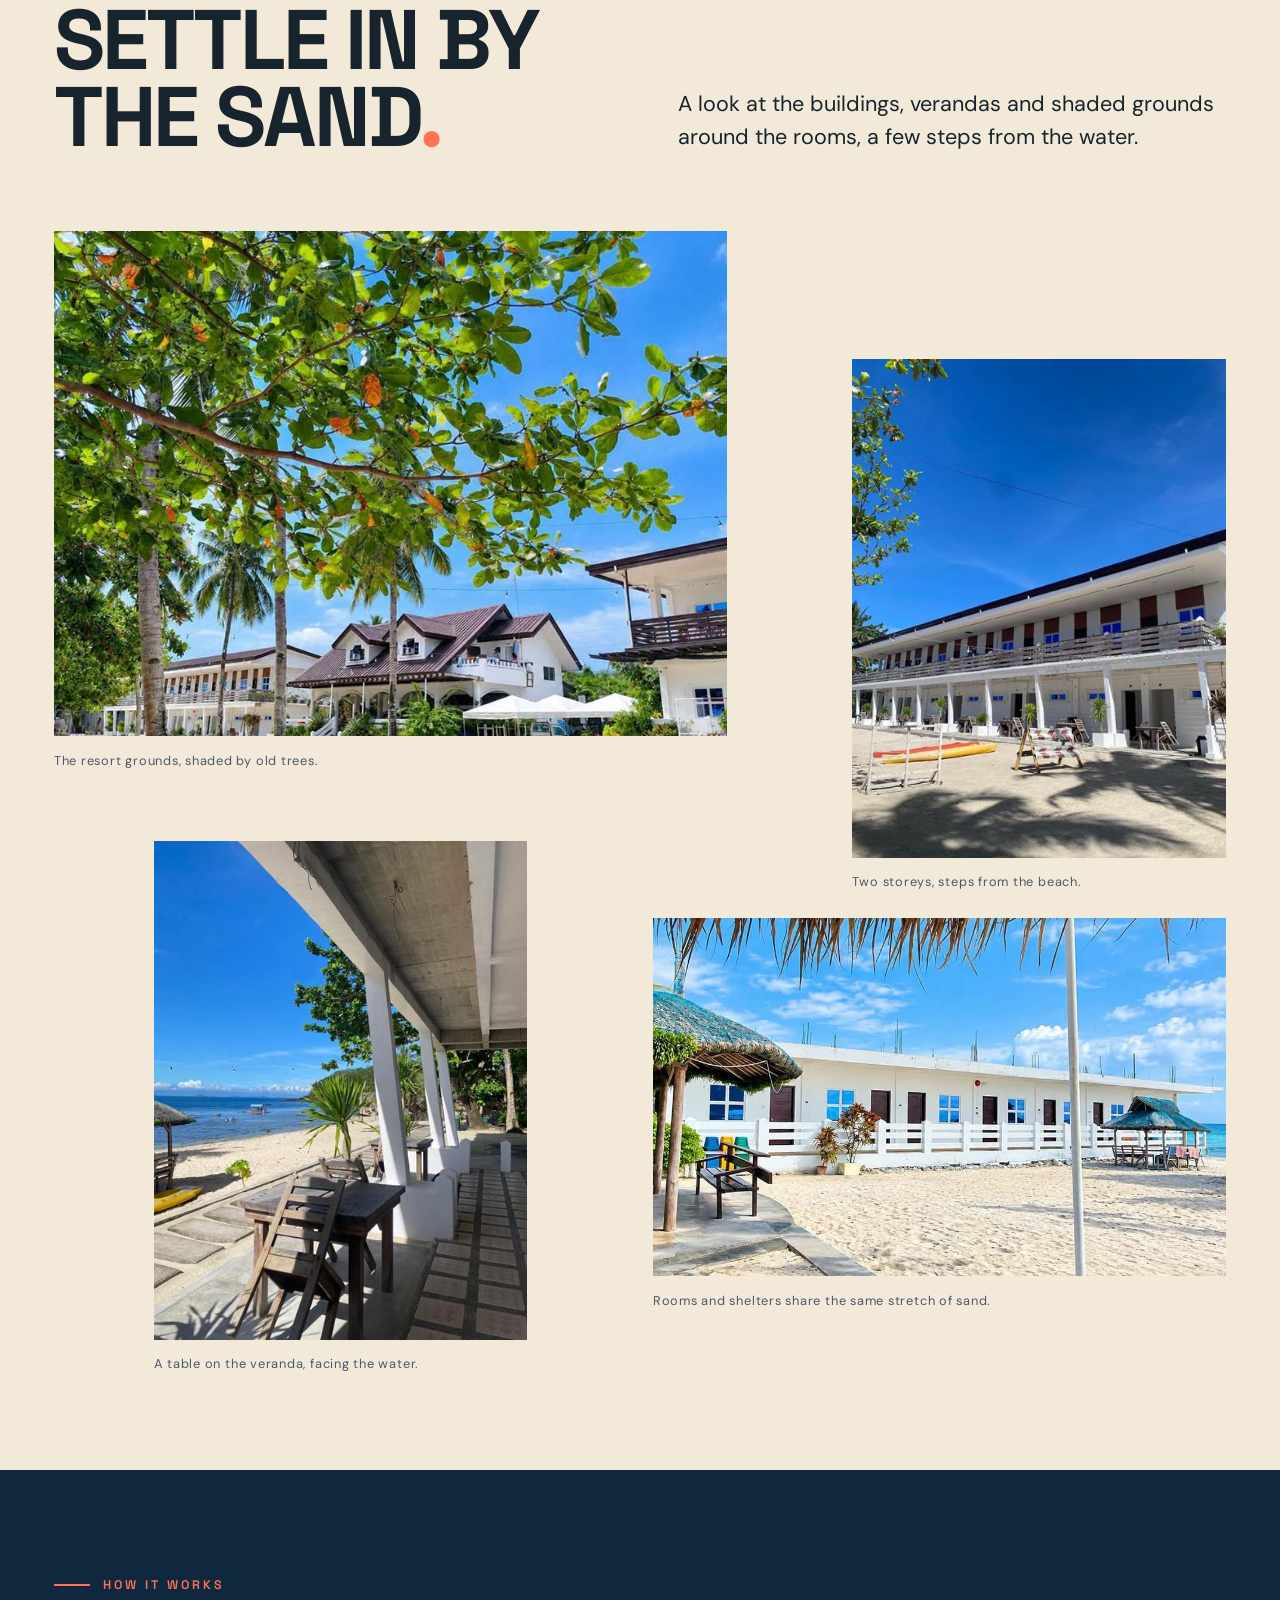
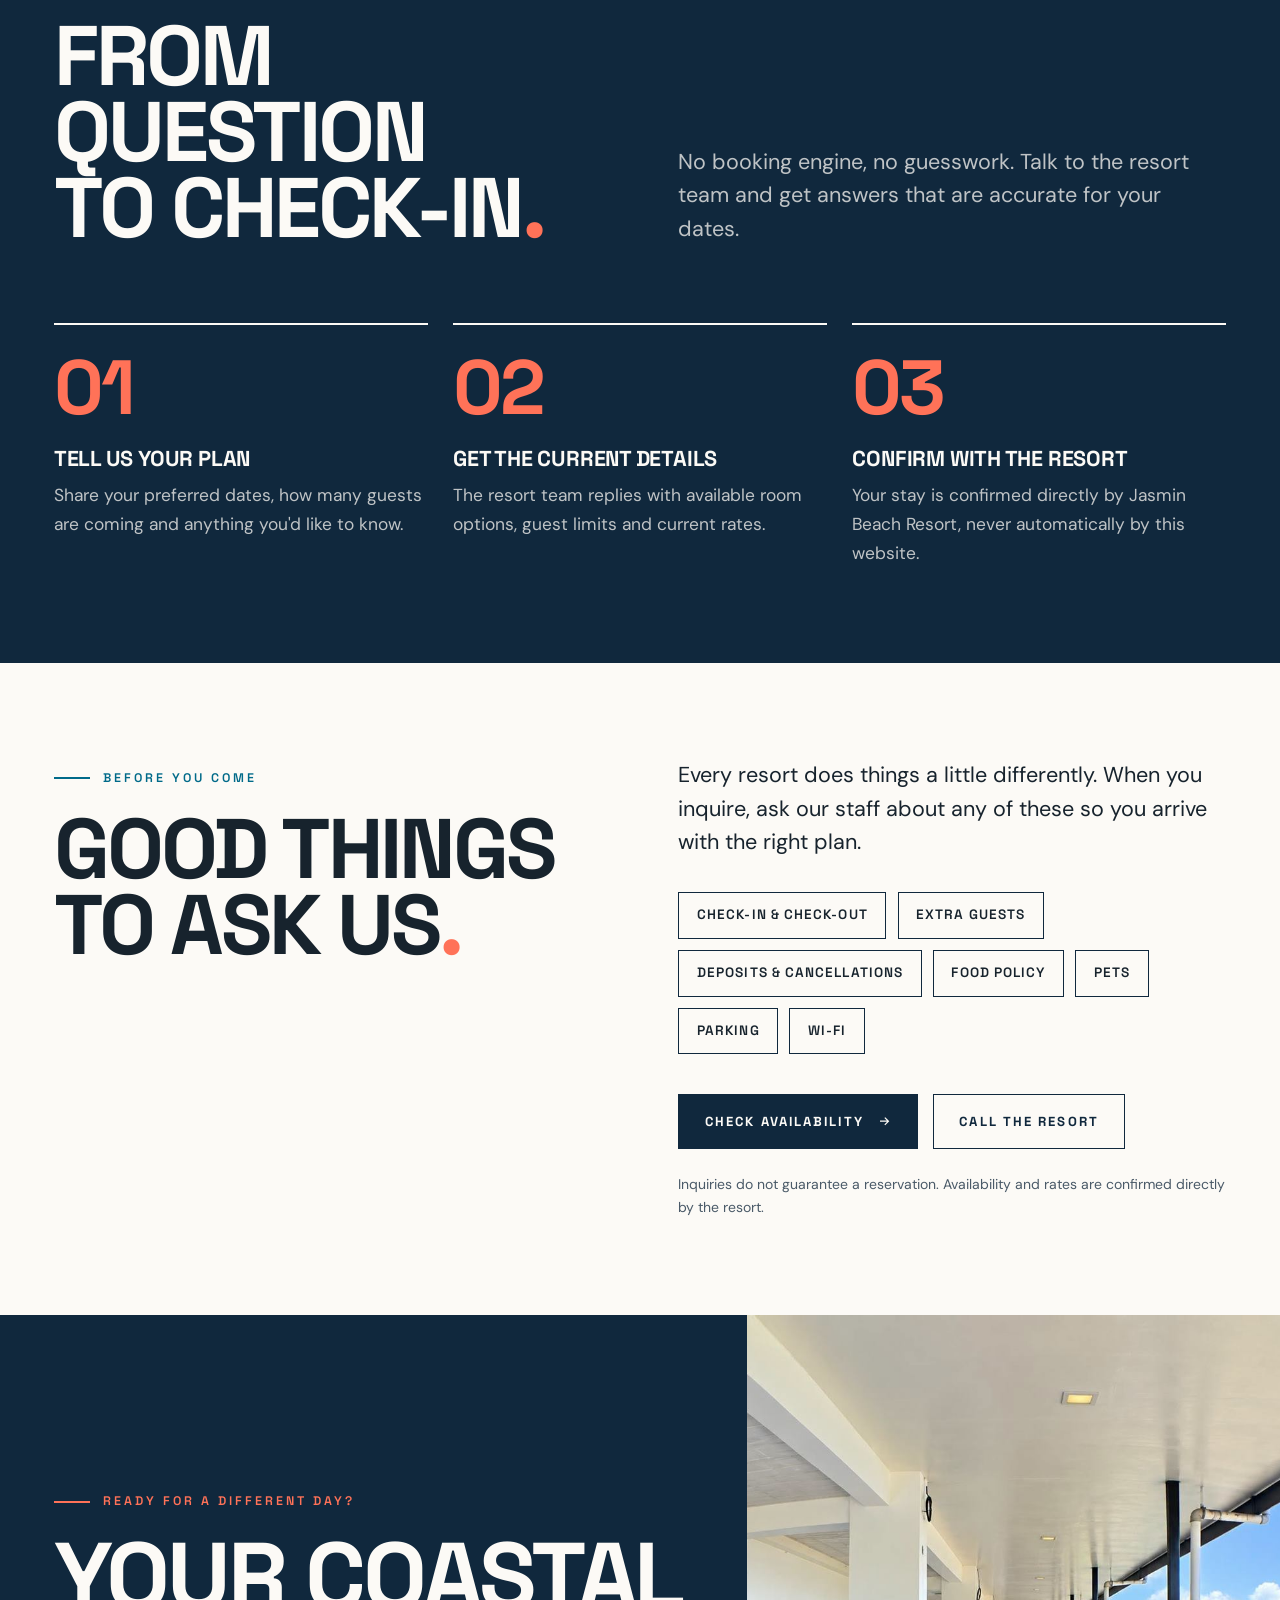
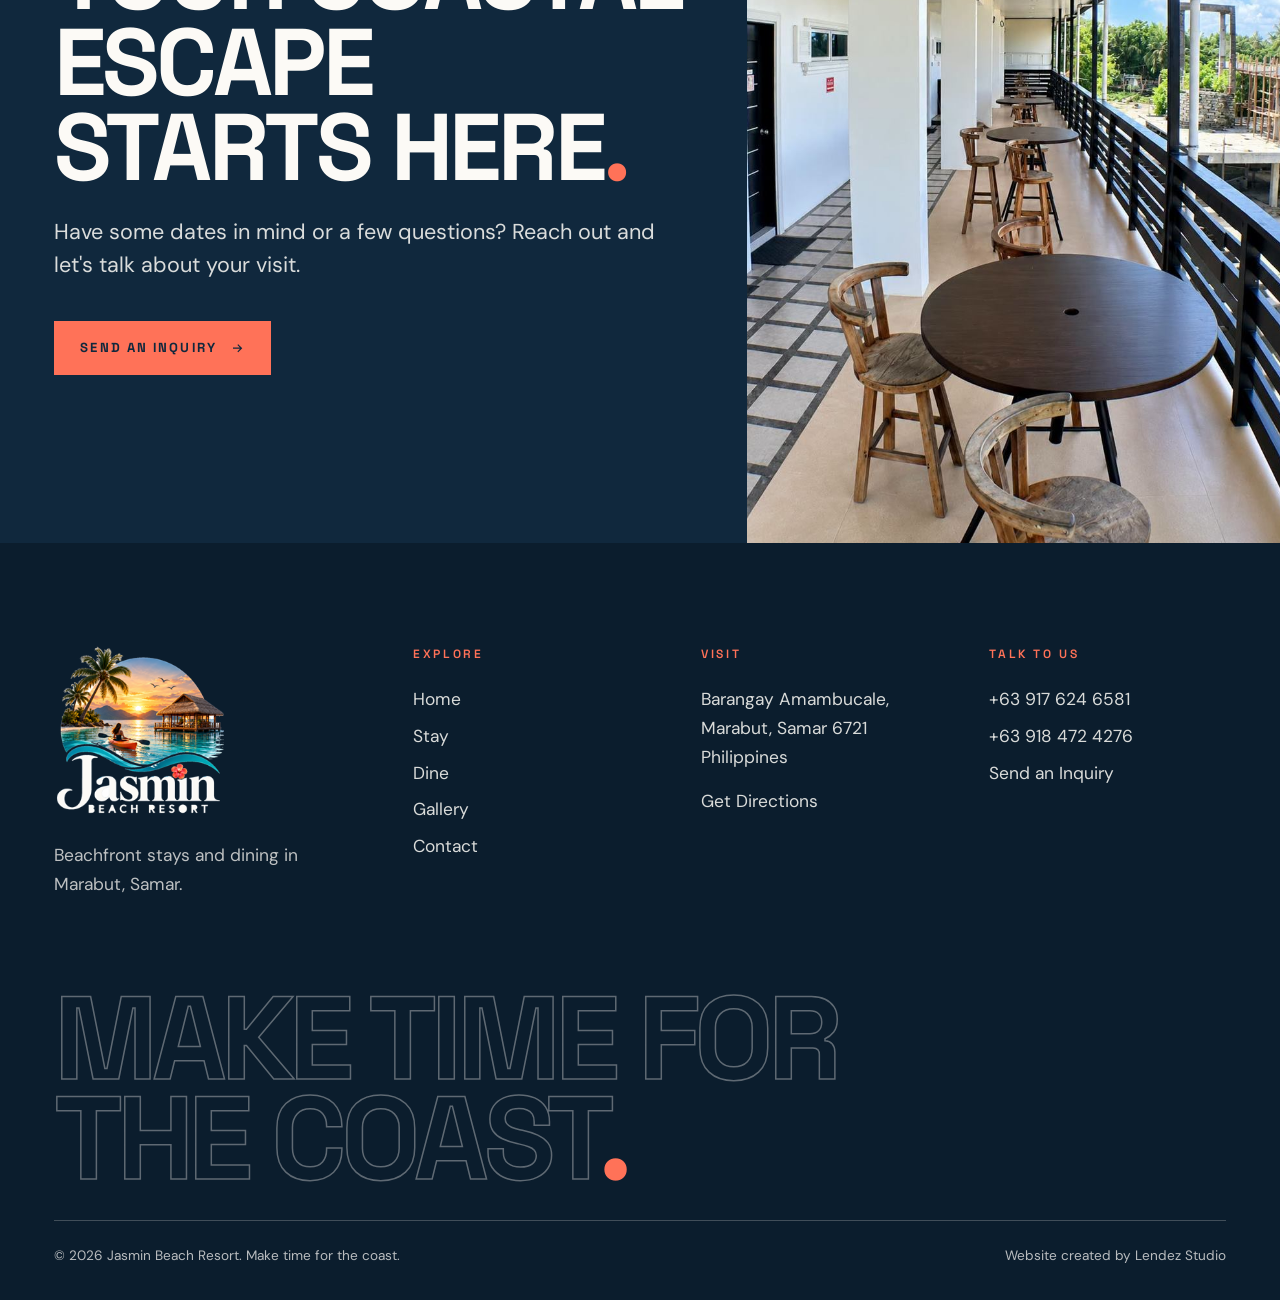
<file: stay.html>
<!doctype html>
<html lang="en">
<head>
  <meta charset="utf-8">
  <meta name="viewport" content="width=device-width, initial-scale=1">
  <title>Accommodations | Jasmin Beach Resort, Marabut, Samar</title>
  <meta name="description" content="Explore air-conditioned overnight stays at Jasmin Beach Resort in Marabut, Samar, and ask our team about room options, current rates and availability for your dates.">
  <link rel="canonical" href="https://lendezstudio.github.io/Jasmin-Beach-Resort/stay.html">
  <meta name="theme-color" content="#10283D">

  <link rel="icon" href="favicon.ico" sizes="any">
  <link rel="icon" type="image/png" sizes="32x32" href="favicon-32x32.png">
  <link rel="icon" type="image/png" sizes="16x16" href="favicon-16x16.png">
  <link rel="apple-touch-icon" sizes="180x180" href="apple-touch-icon.png">
  <link rel="manifest" href="site.webmanifest">

  <meta property="og:type" content="website">
  <meta property="og:site_name" content="Jasmin Beach Resort">
  <meta property="og:locale" content="en_PH">
  <meta property="og:title" content="Stay at Jasmin Beach Resort | Marabut, Samar">
  <meta property="og:description" content="Stay close to the coast. Explore accommodations at Jasmin Beach Resort in Marabut, Samar and ask about your dates.">
  <meta property="og:url" content="https://lendezstudio.github.io/Jasmin-Beach-Resort/stay.html">
  <meta property="og:image" content="https://lendezstudio.github.io/Jasmin-Beach-Resort/assets/img/jasmin-beach-resort-og.jpg">
  <meta property="og:image:secure_url" content="https://lendezstudio.github.io/Jasmin-Beach-Resort/assets/img/jasmin-beach-resort-og.jpg">
  <meta property="og:image:type" content="image/jpeg">
  <meta property="og:image:width" content="1200">
  <meta property="og:image:height" content="630">
  <meta property="og:image:alt" content="Jasmin Beach Resort logo beside thatched beach kiosks on the sand in Marabut, Samar, with the words The Coast Is Calling.">
  <meta name="twitter:card" content="summary_large_image">
  <meta name="twitter:title" content="Stay at Jasmin Beach Resort | Marabut, Samar">
  <meta name="twitter:description" content="Stay close to the coast. Explore accommodations at Jasmin Beach Resort in Marabut, Samar and ask about your dates.">
  <meta name="twitter:image" content="https://lendezstudio.github.io/Jasmin-Beach-Resort/assets/img/jasmin-beach-resort-og.jpg">
  <meta name="twitter:image:alt" content="Jasmin Beach Resort logo beside thatched beach kiosks on the sand in Marabut, Samar, with the words The Coast Is Calling.">

  <link rel="preload" href="assets/fonts/space-grotesk-latin-wght.woff2" as="font" type="font/woff2" crossorigin>
  <link rel="preload" as="image" href="assets/img/photos/accommodation-wing-1600.jpg" imagesrcset="assets/img/photos/accommodation-wing-480.jpg 480w, assets/img/photos/accommodation-wing-960.jpg 960w, assets/img/photos/accommodation-wing-1600.jpg 1448w" imagesizes="100vw" fetchpriority="high">
  <link rel="stylesheet" href="assets/css/styles.css">
  <script>document.documentElement.classList.add("js");</script>
  <script src="assets/js/main.js" defer></script>
</head>
<body>
  <a class="skip-link" href="#main">Skip to content</a>

  <header class="site-header">
    <div class="container header-inner">
      <a class="brand" href="./" aria-label="Jasmin Beach Resort home">
        <img class="logo-light" src="assets/img/brand/logo-light-240.png" width="240" height="242" alt="Jasmin Beach Resort"><img class="logo-color" src="assets/img/brand/logo-color-240.png" width="240" height="242" loading="lazy" alt="Jasmin Beach Resort">
      </a>
      <nav class="primary-nav" aria-label="Main">
        <ul>
          <li><a href="./">Home</a></li>
          <li><a href="stay.html" aria-current="page">Stay</a></li>
          <li><a href="dine.html">Dine</a></li>
          <li><a href="gallery.html">Gallery</a></li>
          <li><a href="contact.html">Contact</a></li>
        </ul>
      </nav>
      <a class="btn btn--coral header-cta" href="contact.html#inquiry">Plan Your Visit</a>
      <button class="menu-toggle" type="button" aria-expanded="false" aria-controls="mobile-menu">
        <span>Menu</span><span class="bars" aria-hidden="true"></span>
      </button>
    </div>
  </header>

  <div class="mobile-menu" id="mobile-menu" aria-hidden="true" role="dialog" aria-modal="true" aria-label="Site menu">
    <div class="mobile-menu__top">
      <span class="mobile-menu__label">Jasmin Beach Resort</span>
      <button class="menu-close" type="button">Close
        <svg viewBox="0 0 24 24" fill="none" stroke="currentColor" stroke-width="2" aria-hidden="true"><path d="M5 5l14 14M19 5L5 19"/></svg>
      </button>
    </div>
    <nav aria-label="Mobile">
      <ol>
        <li><a href="./">Home</a></li>
        <li><a href="stay.html" aria-current="page">Stay</a></li>
        <li><a href="dine.html">Dine</a></li>
        <li><a href="gallery.html">Gallery</a></li>
        <li><a href="contact.html">Contact</a></li>
      </ol>
    </nav>
    <div class="mobile-menu__foot">
      <p>Barangay Amambucale, Marabut, Samar</p>
      <a class="tel" href="tel:+639176246581">+63 917 624 6581</a>
      <a class="btn btn--coral" href="contact.html#inquiry">Plan Your Visit</a>
    </div>
  </div>

  <main id="main">
    <section class="page-hero" aria-labelledby="page-title">
      <div class="page-hero__media">
        <img src="assets/img/photos/accommodation-wing-1600.jpg"
             srcset="assets/img/photos/accommodation-wing-480.jpg 480w, assets/img/photos/accommodation-wing-960.jpg 960w, assets/img/photos/accommodation-wing-1600.jpg 1448w"
             sizes="100vw" width="1448" height="1086" fetchpriority="high" decoding="async"
             alt="Long white two-storey accommodation building with a covered walkway and balconies beside the beach">
      </div>
      <div class="container page-hero__inner">
        <div class="page-hero__grid">
          <div>
            <p class="eyebrow">Stay at Jasmin</p>
            <h1 class="h1" id="page-title"><span class="line"><span>Stay close</span></span><span class="line"><span>to the coast<span class="dot">.</span></span></span></h1>
            <p class="lead">Whether it's a short reset or more time away, explore accommodations at Jasmin Beach Resort and ask about your dates.</p>
            <div class="btn-row">
              <a class="btn btn--coral" href="contact.html?interest=stay#inquiry">Check Availability
                <svg class="arrow" viewBox="0 0 24 24" fill="none" stroke="currentColor" stroke-width="2" aria-hidden="true"><path d="M5 12h14M13 6l6 6-6 6"/></svg></a>
            </div>
          </div>
          <p class="page-hero__note">Inquiries do not guarantee a reservation. Availability and rates are confirmed directly by the resort.</p>
        </div>
      </div>
    </section>

    <section class="section" aria-labelledby="find-title">
      <div class="container intro-split">
        <div data-reveal>
          <p class="eyebrow">Your room, your pace</p>
          <h2 class="h2" id="find-title">Find your place<span class="dot">.</span></h2>
        </div>
        <div data-reveal style="--d:.12s">
          <p class="lead">Every getaway starts with the essentials. Browse the resort's room options, then inquire for the latest details, guest limits and prices.</p>
          <ul class="confirm-list" role="list">
            <li><span class="k">Stay type</span><span class="v">Overnight accommodation</span></li>
            <li><span class="k">Rooms</span><span class="v">Air-conditioned</span></li>
            <li><span class="k">Setting</span><span class="v">Beachfront in Marabut, Samar</span></li>
            <li><span class="k">On site</span><span class="v">Restaurant</span></li>
          </ul>
          <p class="small-print" style="margin-top:1.25rem">Room types, guest limits and current rates are shared by our team when you inquire.</p>
        </div>
      </div>
    </section>

    <!--
      ROOM CARDS — add one per room category ONLY after the resort confirms the
      category name, photo, guest limit, amenities and rate. Template:

      <article class="room-card" data-reveal>
        <div class="room-card__media"><img src="assets/img/photos/ROOM-960.jpg" alt="…" loading="lazy" width="…" height="…"></div>
        <div class="room-card__body">
          <p class="eyebrow">Room category</p>
          <h3 class="h3">[Approved room name]</h3>
          <p>[Approved description]</p>
          <ul class="facts" role="list">
            <li><span>Guests</span><span>[Verified guest limit]</span></li>
            <li><span>Features</span><span>[Verified features]</span></li>
            <li><span>Rate</span><span>[Approved rate, or "Ask for current rate"]</span></li>
          </ul>
          <a class="btn btn--dark" href="contact.html?interest=stay#inquiry">Ask About This Room</a>
        </div>
      </article>
    -->

    <section class="section section--sand" aria-labelledby="look-title">
      <div class="container">
        <div class="intro-split" style="margin-bottom:clamp(3rem,6vw,5rem)">
          <div data-reveal>
            <p class="eyebrow">Around the rooms</p>
            <h2 class="h2" id="look-title">Settle in by the sand<span class="dot">.</span></h2>
          </div>
          <p class="lead" data-reveal style="--d:.12s; align-self:end">A look at the buildings, verandas and shaded grounds around the rooms, a few steps from the water.</p>
        </div>
        <div class="essay">
          <figure class="e1">
            <div data-reveal="mask" style="overflow:hidden">
              <img src="assets/img/photos/grounds-under-trees-960.jpg"
                   srcset="assets/img/photos/grounds-under-trees-480.jpg 480w, assets/img/photos/grounds-under-trees-960.jpg 960w, assets/img/photos/grounds-under-trees-1600.jpg 1448w"
                   sizes="(max-width: 900px) 92vw, 56vw" width="1448" height="934" loading="lazy" decoding="async"
                   alt="Resort buildings with brown roofs seen through the branches of a shade tree">
            </div>
            <figcaption>The resort grounds, shaded by old trees.</figcaption>
          </figure>
          <figure class="e2" data-reveal style="--d:.1s">
            <img src="assets/img/photos/accommodation-block-960.jpg"
                 srcset="assets/img/photos/accommodation-block-480.jpg 480w, assets/img/photos/accommodation-block-960.jpg 720w"
                 sizes="(max-width: 900px) 50vw, 30vw" width="720" height="960" loading="lazy" decoding="async"
                 alt="Two-storey accommodation building with a long upper balcony above the sand">
            <figcaption>Two storeys, steps from the beach.</figcaption>
          </figure>
          <figure class="e3" data-reveal style="--d:.15s">
            <img src="assets/img/photos/veranda-beach-960.jpg"
                 srcset="assets/img/photos/veranda-beach-480.jpg 480w, assets/img/photos/veranda-beach-960.jpg 720w"
                 sizes="(max-width: 900px) 50vw, 30vw" width="720" height="960" loading="lazy" decoding="async"
                 alt="Covered veranda with a wooden table and chairs looking out to the beach and sea">
            <figcaption>A table on the veranda, facing the water.</figcaption>
          </figure>
          <figure class="e4">
            <div data-reveal="mask" style="overflow:hidden; --d:.1s">
              <img src="assets/img/photos/kiosk-view-rooms-960.jpg"
                   srcset="assets/img/photos/kiosk-view-rooms-480.jpg 480w, assets/img/photos/kiosk-view-rooms-960.jpg 960w, assets/img/photos/kiosk-view-rooms-1600.jpg 1158w"
                   sizes="(max-width: 900px) 92vw, 48vw" width="1158" height="1035" loading="lazy" decoding="async"
                   alt="Single-storey white room block with blue windows seen from under a thatched beach shelter">
            </div>
            <figcaption>Rooms and shelters share the same stretch of sand.</figcaption>
          </figure>
        </div>
      </div>
    </section>

    <section class="section section--navy on-dark" aria-labelledby="how-title">
      <div class="container">
        <div class="intro-split">
          <div data-reveal>
            <p class="eyebrow">How it works</p>
            <h2 class="h2" id="how-title">From question to check-in<span class="dot">.</span></h2>
          </div>
          <p class="lead muted" data-reveal style="--d:.12s; align-self:end">No booking engine, no guesswork. Talk to the resort team and get answers that are accurate for your dates.</p>
        </div>
        <ol class="steps" role="list">
          <li class="step" data-reveal>
            <h3>Tell us your plan</h3>
            <p>Share your preferred dates, how many guests are coming and anything you'd like to know.</p>
          </li>
          <li class="step" data-reveal style="--d:.1s">
            <h3>Get the current details</h3>
            <p>The resort team replies with available room options, guest limits and current rates.</p>
          </li>
          <li class="step" data-reveal style="--d:.2s">
            <h3>Confirm with the resort</h3>
            <p>Your stay is confirmed directly by Jasmin Beach Resort, never automatically by this website.</p>
          </li>
        </ol>
      </div>
    </section>

    <section class="section" aria-labelledby="ask-title">
      <div class="container intro-split">
        <div data-reveal>
          <p class="eyebrow">Before you come</p>
          <h2 class="h2" id="ask-title">Good things to ask us<span class="dot">.</span></h2>
        </div>
        <div data-reveal style="--d:.12s">
          <p class="lead">Every resort does things a little differently. When you inquire, ask our staff about any of these so you arrive with the right plan.</p>
          <ul class="ask-list" role="list">
            <li>Check-in &amp; check-out</li>
            <li>Extra guests</li>
            <li>Deposits &amp; cancellations</li>
            <li>Food policy</li>
            <li>Pets</li>
            <li>Parking</li>
            <li>Wi-Fi</li>
          </ul>
          <div class="btn-row" style="margin-top:2.5rem">
            <a class="btn btn--solid" href="contact.html?interest=stay#inquiry">Check Availability
              <svg class="arrow" viewBox="0 0 24 24" fill="none" stroke="currentColor" stroke-width="2" aria-hidden="true"><path d="M5 12h14M13 6l6 6-6 6"/></svg></a>
            <a class="btn btn--dark" href="tel:+639176246581">Call the Resort</a>
          </div>
          <p class="small-print" style="margin-top:1.5rem">Inquiries do not guarantee a reservation. Availability and rates are confirmed directly by the resort.</p>
        </div>
      </div>
    </section>

    <section class="closing" aria-labelledby="closing-title">
      <div class="closing__body on-dark">
        <div data-reveal>
          <p class="eyebrow">Ready for a different day?</p>
          <h2 class="h2" id="closing-title">Your coastal escape starts here<span class="dot">.</span></h2>
          <p class="lead">Have some dates in mind or a few questions? Reach out and let's talk about your visit.</p>
          <div class="btn-row">
            <a class="btn btn--coral" href="contact.html?interest=stay#inquiry">Send an Inquiry
              <svg class="arrow" viewBox="0 0 24 24" fill="none" stroke="currentColor" stroke-width="2" aria-hidden="true"><path d="M5 12h14M13 6l6 6-6 6"/></svg></a>
          </div>
        </div>
      </div>
      <div class="closing__media">
        <img src="assets/img/photos/balcony-tables-960.jpg"
             srcset="assets/img/photos/balcony-tables-480.jpg 480w, assets/img/photos/balcony-tables-960.jpg 960w, assets/img/photos/balcony-tables-1600.jpg 1086w"
             sizes="(max-width: 900px) 100vw, 42vw" width="1086" height="1448" loading="lazy" decoding="async"
             alt="Upper-floor walkway with wooden bar tables and stools beside a black railing">
      </div>
    </section>
  </main>

  <footer class="site-footer">
    <div class="container">
      <div class="footer-grid">
        <div class="footer-brand">
          <img src="assets/img/brand/logo-light-240.png" width="240" height="242" loading="lazy" alt="Jasmin Beach Resort">
          <p>Beachfront stays and dining in Marabut, Samar.</p>
        </div>
        <div class="footer-col">
          <h2>Explore</h2>
          <ul>
            <li><a href="./">Home</a></li>
            <li><a href="stay.html">Stay</a></li>
            <li><a href="dine.html">Dine</a></li>
            <li><a href="gallery.html">Gallery</a></li>
            <li><a href="contact.html">Contact</a></li>
          </ul>
        </div>
        <div class="footer-col">
          <h2>Visit</h2>
          <address>Barangay Amambucale,<br>Marabut, Samar 6721<br>Philippines</address>
          <ul style="margin-top:1rem">
            <li><a href="https://www.google.com/maps/dir/?api=1&amp;destination=Jasmin%20Beach%20Resort%2C%20Amambucale%2C%20Marabut%2C%20Samar" target="_blank" rel="noopener">Get Directions<span class="visually-hidden"> (opens in a new tab)</span></a></li>
          </ul>
        </div>
        <div class="footer-col">
          <h2>Talk to us</h2>
          <ul>
            <!-- Published numbers awaiting confirmation by the resort before launch. -->
            <li><a href="tel:+639176246581">+63 917 624 6581</a></li>
            <li><a href="tel:+639184724276">+63 918 472 4276</a></li>
            <li><a href="contact.html#inquiry">Send an Inquiry</a></li>
          </ul>
        </div>
      </div>
      <p class="footer-word" aria-hidden="true">Make time for the coast<span class="dot">.</span></p>
      <div class="footer-bottom">
        <p>© <span data-year>2026</span> Jasmin Beach Resort. Make time for the coast.</p>
        <p>Website created by Lendez Studio</p>
      </div>
    </div>
  </footer>

  <nav class="action-bar" aria-label="Quick actions">
    <a class="btn btn--call" href="tel:+639176246581" aria-label="Call the resort">
      <svg viewBox="0 0 24 24" fill="none" stroke="currentColor" stroke-width="2" aria-hidden="true"><path d="M22 16.9v3a2 2 0 0 1-2.2 2 19.8 19.8 0 0 1-8.6-3.1 19.5 19.5 0 0 1-6-6A19.8 19.8 0 0 1 2.1 4.2 2 2 0 0 1 4.1 2h3a2 2 0 0 1 2 1.7c.1.9.4 1.8.7 2.7a2 2 0 0 1-.5 2.1L8 9.8a16 16 0 0 0 6 6l1.3-1.3a2 2 0 0 1 2.1-.4c.9.3 1.8.6 2.7.7a2 2 0 0 1 1.7 2z"/></svg> Call</a>
    <a class="btn btn--coral" href="contact.html#inquiry">Plan Your Visit</a>
  </nav>
</body>
</html>
</file>
<file: assets/css/styles.css>
/* ==========================================================================
   Jasmin Beach Resort — Coastal Editorial
   Design system: deep ocean navy, bright ocean, sunset coral, warm sand, paper.
   ========================================================================== */

@font-face {
  font-family: "Space Grotesk";
  src: url("../fonts/space-grotesk-latin-wght.woff2") format("woff2");
  font-weight: 300 700;
  font-display: swap;
}
@font-face {
  font-family: "DM Sans";
  src: url("../fonts/dm-sans-latin-wght.woff2") format("woff2");
  font-weight: 100 1000;
  font-display: swap;
}

:root {
  --navy: #10283d;
  --navy-deep: #0b1d2d;
  --ink: #17232d;
  --ocean: #007fa3;
  --ocean-deep: #006a89;
  --coral: #ff7258;
  --coral-soft: #ff8f7a;
  --sand: #f3e9d9;
  --sand-deep: #e8d9c0;
  --paper: #fcfaf6;
  --line: rgba(16, 40, 61, 0.16);
  --line-light: rgba(252, 250, 246, 0.22);
  --muted: #4a5a68;
  --muted-light: rgba(252, 250, 246, 0.74);

  --font-display: "Space Grotesk", "Segoe UI", system-ui, sans-serif;
  --font-body: "DM Sans", "Segoe UI", system-ui, sans-serif;

  --gutter: clamp(1rem, 4.2vw, 4rem);
  --max: 1440px;
  --section: clamp(4rem, 7.5vw, 7.5rem);
  --header-h: 84px;
  --ease: cubic-bezier(0.22, 1, 0.36, 1);
  --ease-in-out: cubic-bezier(0.65, 0, 0.35, 1);
}

/* ---------- Reset ---------- */
*,
*::before,
*::after { box-sizing: border-box; }
html { -webkit-text-size-adjust: 100%; text-size-adjust: 100%; scroll-behavior: smooth; scroll-padding-top: calc(var(--header-h) + 1rem); }
body {
  margin: 0;
  background: var(--paper);
  color: var(--ink);
  font-family: var(--font-body);
  font-size: clamp(1rem, 0.96rem + 0.2vw, 1.0875rem);
  line-height: 1.65;
  -webkit-font-smoothing: antialiased;
  -moz-osx-font-smoothing: grayscale;
  overflow-x: hidden;
}
img, svg, iframe { display: block; max-width: 100%; }
img { height: auto; }
a { color: inherit; }
button, input, select, textarea { font: inherit; color: inherit; }
h1, h2, h3, h4, p, ul, ol, figure, blockquote, dl, dd { margin: 0; }
ul[role="list"], ol[role="list"] { list-style: none; padding: 0; }
::selection { background: var(--coral); color: var(--navy); }

:focus-visible {
  outline: 3px solid var(--coral);
  outline-offset: 3px;
}

.skip-link {
  position: fixed;
  top: 0.75rem; left: 0.75rem;
  z-index: 200;
  padding: 0.8rem 1.2rem;
  background: var(--coral); color: var(--navy);
  font-weight: 700; text-decoration: none;
  transform: translateY(-160%);
  transition: transform 0.25s var(--ease);
}
.skip-link:focus { transform: none; }

.visually-hidden {
  position: absolute !important;
  width: 1px; height: 1px;
  overflow: hidden; clip: rect(0 0 0 0); clip-path: inset(50%);
  white-space: nowrap;
}

/* ---------- Layout ---------- */
.container {
  width: 100%;
  max-width: var(--max);
  margin-inline: auto;
  padding-inline: var(--gutter);
}
.section { padding-block: var(--section); position: relative; }
.section--sand { background: var(--sand); }
.section--navy { background: var(--navy); color: var(--paper); }
.section--tight { padding-block: clamp(3.5rem, 7vw, 6rem); }

/* ---------- Type ---------- */
.eyebrow {
  display: inline-flex;
  align-items: center;
  gap: 0.85rem;
  font-family: var(--font-display);
  font-size: 0.78rem;
  font-weight: 600;
  letter-spacing: 0.24em;
  text-transform: uppercase;
  color: var(--ocean-deep);
}
.eyebrow::before {
  content: "";
  width: 2.25rem; height: 2px;
  background: currentColor;
}
.section--navy .eyebrow,
.on-dark .eyebrow { color: var(--coral); }

.display,
.h1, .h2, .h3 {
  font-family: var(--font-display);
  font-weight: 700;
  text-transform: uppercase;
  letter-spacing: -0.035em;
  line-height: 0.9;
  text-wrap: balance;
}
.h1 { font-size: clamp(3rem, 9.4vw, 9.5rem); }
.h2 { font-size: clamp(2.5rem, 6.6vw, 6.4rem); }
.h3 { font-size: clamp(1.6rem, 2.6vw, 2.35rem); line-height: 1; letter-spacing: -0.02em; }
.dot { color: var(--coral); }

.lead {
  font-size: clamp(1.1rem, 1rem + 0.5vw, 1.35rem);
  line-height: 1.55;
  max-width: 34em;
}
.muted { color: var(--muted); }
.section--navy .muted, .on-dark .muted { color: var(--muted-light); }
.small-print {
  font-size: 0.875rem;
  color: var(--muted);
  max-width: 44em;
}
.section--navy .small-print { color: var(--muted-light); }

.stack > * + * { margin-top: var(--stack, 1.5rem); }

/* ---------- Buttons ---------- */
.btn {
  --btn-bg: transparent;
  --btn-fg: currentColor;
  --btn-bd: currentColor;
  display: inline-flex;
  align-items: center;
  justify-content: center;
  gap: 0.85rem;
  min-height: 3.4rem;
  padding: 0.95rem 1.6rem;
  border: 1.5px solid var(--btn-bd);
  background: var(--btn-bg);
  color: var(--btn-fg);
  font-family: var(--font-display);
  font-size: 0.82rem;
  font-weight: 700;
  letter-spacing: 0.16em;
  text-transform: uppercase;
  text-decoration: none;
  line-height: 1.2;
  cursor: pointer;
  position: relative;
  isolation: isolate;
  overflow: hidden;
  transition: color 0.35s var(--ease), border-color 0.35s var(--ease), background-color 0.35s var(--ease);
}
.btn::before {
  content: "";
  position: absolute; inset: 0;
  z-index: -1;
  background: var(--btn-hover, var(--navy));
  transform: scaleX(0);
  transform-origin: right;
  transition: transform 0.45s var(--ease);
}
.btn:hover::before, .btn:focus-visible::before { transform: scaleX(1); transform-origin: left; }
.btn .arrow { width: 1.1em; height: 1.1em; flex: none; transition: transform 0.35s var(--ease); }
.btn:hover .arrow { transform: translateX(4px); }

.btn--coral { --btn-bg: var(--coral); --btn-fg: var(--navy); --btn-bd: var(--coral); --btn-hover: var(--paper); }
.btn--coral:hover, .btn--coral:focus-visible { --btn-bd: var(--paper); }
.section--sand .btn--coral:hover, .section--paper .btn--coral:hover,
.on-light .btn--coral:hover { --btn-hover: var(--navy); --btn-fg: var(--paper); --btn-bd: var(--navy); }
.btn--light { --btn-fg: var(--paper); --btn-bd: rgba(252, 250, 246, 0.6); --btn-hover: var(--paper); }
.btn--light:hover, .btn--light:focus-visible { --btn-fg: var(--navy); --btn-bd: var(--paper); }
.btn--dark { --btn-fg: var(--navy); --btn-bd: var(--navy); --btn-hover: var(--navy); }
.btn--dark:hover, .btn--dark:focus-visible { --btn-fg: var(--paper); }
.btn--solid { --btn-bg: var(--navy); --btn-fg: var(--paper); --btn-bd: var(--navy); --btn-hover: var(--ocean-deep); }
.btn--solid:hover { --btn-bd: var(--ocean-deep); }

.btn-row { display: flex; flex-wrap: wrap; gap: 0.9rem; align-items: center; }

.text-link {
  display: inline-flex;
  align-items: center;
  gap: 0.7rem;
  font-family: var(--font-display);
  font-size: 0.82rem;
  font-weight: 700;
  letter-spacing: 0.16em;
  text-transform: uppercase;
  text-decoration: none;
  padding-block: 0.6rem;
  background: linear-gradient(currentColor, currentColor) left bottom / 100% 1.5px no-repeat;
  transition: background-size 0.4s var(--ease), color 0.3s;
}
.text-link:hover { background-size: 35% 1.5px; color: var(--coral); }
.text-link .arrow { width: 1.1em; height: 1.1em; transition: transform 0.35s var(--ease); }
.text-link:hover .arrow { transform: translateX(4px); }

/* ---------- Header ---------- */
.site-header {
  position: fixed;
  inset: 0 0 auto;
  z-index: 100;
  height: var(--header-h);
  color: var(--paper);
  transition: background-color 0.4s var(--ease), color 0.4s var(--ease), box-shadow 0.4s var(--ease), transform 0.45s var(--ease);
}
.site-header::before {
  content: "";
  position: absolute; inset: 0 0 -40px;
  background: linear-gradient(180deg, rgba(11, 29, 45, 0.55), rgba(11, 29, 45, 0));
  pointer-events: none;
  transition: opacity 0.4s;
}
.site-header.is-solid,
.header-solid .site-header {
  background: rgba(252, 250, 246, 0.94);
  -webkit-backdrop-filter: blur(14px);
  backdrop-filter: blur(14px);
  color: var(--navy);
  box-shadow: 0 1px 0 var(--line);
}
.site-header.is-solid::before,
.header-solid .site-header::before { opacity: 0; }
.site-header.is-hidden { transform: translateY(-100%); }
.site-header.is-hidden .brand { transform: translateY(-30px); }

.header-inner {
  position: relative;
  height: 100%;
  display: flex;
  align-items: center;
  justify-content: flex-end;
  gap: clamp(1rem, 2.4vw, 2.5rem);
}

/* Transparent logo: a light-wordmark version over photography and navy, the
   full-colour version once the header turns solid. */
.brand {
  position: absolute;
  top: 0.75rem;
  left: var(--gutter);
  display: block;
  transition: top 0.4s var(--ease), transform 0.45s var(--ease);
}
.brand img { width: 112px; height: auto; transition: width 0.4s var(--ease); }
.brand .logo-light { filter: drop-shadow(0 4px 14px rgba(11, 29, 45, 0.45)); }
.brand .logo-color { display: none; }
.is-solid .brand, .header-solid .brand { top: 0.45rem; }
.is-solid .brand img, .header-solid .brand img { width: 70px; }
.is-solid .brand .logo-light, .header-solid .brand .logo-light { display: none; }
.is-solid .brand .logo-color, .header-solid .brand .logo-color { display: block; }

.primary-nav ul {
  display: flex;
  align-items: center;
  gap: clamp(1.25rem, 2.4vw, 2.6rem);
  list-style: none;
  margin: 0; padding: 0;
}
.primary-nav a {
  position: relative;
  font-family: var(--font-display);
  font-size: 0.8rem;
  font-weight: 600;
  letter-spacing: 0.2em;
  text-transform: uppercase;
  text-decoration: none;
  padding-block: 0.6rem;
}
.primary-nav a::after {
  content: "";
  position: absolute;
  left: 0; right: 0; bottom: 0.2rem;
  height: 2px;
  background: var(--coral);
  transform: scaleX(0);
  transform-origin: right;
  transition: transform 0.4s var(--ease);
}
.primary-nav a:hover::after,
.primary-nav a[aria-current="page"]::after { transform: scaleX(1); transform-origin: left; }

.header-cta { min-height: 2.9rem; padding: 0.7rem 1.25rem; font-size: 0.76rem; }

.menu-toggle {
  display: none;
  align-items: center;
  gap: 0.75rem;
  min-height: 2.9rem;
  padding: 0.5rem 0.25rem 0.5rem 0.75rem;
  background: none;
  border: 0;
  font-family: var(--font-display);
  font-size: 0.78rem;
  font-weight: 700;
  letter-spacing: 0.2em;
  text-transform: uppercase;
  cursor: pointer;
}
.menu-toggle .bars { position: relative; width: 28px; height: 12px; }
.menu-toggle .bars::before,
.menu-toggle .bars::after {
  content: "";
  position: absolute; left: 0; right: 0;
  height: 2px;
  background: currentColor;
  transition: transform 0.4s var(--ease), top 0.4s var(--ease), width 0.4s var(--ease);
}
.menu-toggle .bars::before { top: 0; }
.menu-toggle .bars::after { top: 10px; width: 70%; left: auto; }

/* ---------- Mobile menu ---------- */
.mobile-menu {
  position: fixed;
  inset: 0;
  z-index: 150;
  display: flex;
  flex-direction: column;
  background: var(--navy);
  color: var(--paper);
  padding: 1.25rem var(--gutter) 2rem;
  overflow-y: auto;
  visibility: hidden;
  clip-path: inset(0 0 100% 0);
  transition: clip-path 0.6s var(--ease-in-out), visibility 0s linear 0.6s;
}
.mobile-menu.is-open {
  visibility: visible;
  clip-path: inset(0 0 0 0);
  transition: clip-path 0.6s var(--ease-in-out), visibility 0s;
}
.mobile-menu__top { display: flex; align-items: center; justify-content: space-between; min-height: 3rem; }
.mobile-menu__top .menu-close {
  display: inline-flex; align-items: center; gap: 0.6rem;
  background: none; border: 0; padding: 0.6rem 0.25rem 0.6rem 0.75rem;
  font-family: var(--font-display); font-weight: 700; font-size: 0.78rem;
  letter-spacing: 0.2em; text-transform: uppercase; cursor: pointer;
}
.mobile-menu__top .menu-close svg { width: 22px; height: 22px; }
.mobile-menu__label { font-family: var(--font-display); font-size: 0.78rem; letter-spacing: 0.24em; text-transform: uppercase; color: var(--coral); }
.mobile-menu nav { margin-block: auto; padding-block: 2rem; }
.mobile-menu ol { list-style: none; margin: 0; padding: 0; counter-reset: m; }
.mobile-menu li { counter-increment: m; border-bottom: 1px solid var(--line-light); }
.mobile-menu li a {
  display: flex;
  align-items: baseline;
  gap: 1rem;
  padding-block: 0.7rem;
  font-family: var(--font-display);
  font-size: clamp(2.4rem, 11vw, 4.2rem);
  font-weight: 700;
  line-height: 1;
  letter-spacing: -0.03em;
  text-transform: uppercase;
  text-decoration: none;
  opacity: 0;
  transform: translateY(24px);
  transition: opacity 0.5s var(--ease), transform 0.6s var(--ease), color 0.3s;
}
.mobile-menu li a::before {
  content: counter(m, decimal-leading-zero);
  font-size: 0.8rem;
  letter-spacing: 0.1em;
  color: var(--coral);
  transform: translateY(-1.6em);
}
.mobile-menu li a[aria-current="page"] { color: var(--coral); }
.mobile-menu.is-open li a { opacity: 1; transform: none; }
.mobile-menu.is-open li:nth-child(1) a { transition-delay: 0.18s; }
.mobile-menu.is-open li:nth-child(2) a { transition-delay: 0.23s; }
.mobile-menu.is-open li:nth-child(3) a { transition-delay: 0.28s; }
.mobile-menu.is-open li:nth-child(4) a { transition-delay: 0.33s; }
.mobile-menu.is-open li:nth-child(5) a { transition-delay: 0.38s; }
.mobile-menu__foot { display: grid; gap: 1.25rem; }
.mobile-menu__foot p { color: var(--muted-light); font-size: 0.95rem; }
.mobile-menu__foot a.tel { color: var(--paper); text-decoration: none; font-family: var(--font-display); font-weight: 600; font-size: 1.15rem; }
.mobile-menu .btn { width: 100%; }
body.menu-open { overflow: hidden; }

/* ---------- Hero (home) ---------- */
.hero {
  position: relative;
  min-height: 100vh;
  min-height: 100svh;
  display: flex;
  align-items: flex-end;
  color: var(--paper);
  background: var(--navy);
  overflow: hidden;
  isolation: isolate;
}
.hero__media {
  position: absolute; inset: 0;
  z-index: -2;
}
.hero__media img {
  width: 100%; height: 100%;
  object-fit: cover;
  object-position: 62% 50%;
  animation: hero-zoom 2.6s var(--ease) both;
}
.hero::before {
  content: "";
  position: absolute; inset: 0;
  z-index: -1;
  background:
    linear-gradient(90deg, rgba(11, 29, 45, 0.82) 0%, rgba(11, 29, 45, 0.5) 42%, rgba(11, 29, 45, 0) 72%),
    linear-gradient(0deg, rgba(11, 29, 45, 0.9) 0%, rgba(11, 29, 45, 0.25) 45%, rgba(11, 29, 45, 0) 70%);
}
.hero__inner {
  width: 100%;
  padding-top: calc(var(--header-h) + 5rem);
  padding-bottom: clamp(2.5rem, 6vw, 4.5rem);
}
.hero__eyebrow { color: var(--paper); }
.hero__eyebrow::before { background: var(--coral); }
.hero__title {
  margin-block: 1.4rem 1.8rem;
  font-family: var(--font-display);
  font-weight: 700;
  font-size: clamp(3rem, 12.4vw, 13.75rem);
  line-height: 0.84;
  letter-spacing: -0.05em;
  text-transform: uppercase;
}
.hero__title .line { display: block; overflow: hidden; padding-bottom: 0.04em; margin-bottom: -0.04em; }
.hero__title .line > span { display: inline-block; animation: rise 1.2s var(--ease) both; }
.hero__title .line:nth-child(2) > span { animation-delay: 0.12s; }
.hero__bottom {
  display: grid;
  grid-template-columns: minmax(0, 1fr) auto;
  align-items: end;
  gap: 2rem;
}
.hero__lead { max-width: 32rem; color: rgba(252, 250, 246, 0.9); animation: fade-up 1s 0.45s var(--ease) both; }
.hero .btn-row { margin-top: 2rem; animation: fade-up 1s 0.6s var(--ease) both; }
.hero__eyebrow { animation: fade-up 1s 0.1s var(--ease) both; }
.hero__aside {
  display: grid;
  justify-items: end;
  gap: 1.5rem;
  text-align: right;
  font-family: var(--font-display);
  font-size: 0.78rem;
  letter-spacing: 0.2em;
  text-transform: uppercase;
  color: rgba(252, 250, 246, 0.82);
  animation: fade-up 1s 0.8s var(--ease) both;
}
.scroll-cue {
  display: inline-flex;
  flex-direction: column;
  align-items: center;
  gap: 0.75rem;
  color: var(--paper);
  text-decoration: none;
  font-size: 0.7rem;
  letter-spacing: 0.3em;
}
.scroll-cue span:first-child { writing-mode: vertical-rl; }
.scroll-cue .rail { position: relative; width: 1.5px; height: 64px; background: rgba(252, 250, 246, 0.3); overflow: hidden; }
.scroll-cue .rail::after {
  content: "";
  position: absolute; left: 0; top: 0;
  width: 100%; height: 40%;
  background: var(--coral);
  animation: rail 2.2s var(--ease-in-out) infinite;
}

@keyframes hero-zoom { from { transform: scale(1.12); } to { transform: scale(1); } }
@keyframes rise { from { transform: translateY(105%); } to { transform: none; } }
@keyframes fade-up { from { opacity: 0; transform: translateY(24px); } to { opacity: 1; transform: none; } }
@keyframes rail { 0% { transform: translateY(-100%); } 100% { transform: translateY(260%); } }

/* ---------- Page hero (inner pages) ---------- */
.page-hero {
  position: relative;
  min-height: min(86vh, 860px);
  display: flex;
  align-items: flex-end;
  color: var(--paper);
  background: var(--navy);
  overflow: hidden;
  isolation: isolate;
}
.page-hero__media { position: absolute; inset: 0; z-index: -2; }
.page-hero__media img { width: 100%; height: 100%; object-fit: cover; animation: hero-zoom 2.4s var(--ease) both; }
.page-hero::before {
  content: "";
  position: absolute; inset: 0; z-index: -1;
  background:
    linear-gradient(0deg, rgba(11, 29, 45, 0.92) 0%, rgba(11, 29, 45, 0.35) 55%, rgba(11, 29, 45, 0.15) 100%),
    linear-gradient(90deg, rgba(11, 29, 45, 0.6), rgba(11, 29, 45, 0) 65%);
}
.page-hero__inner { width: 100%; padding-top: calc(var(--header-h) + 6rem); padding-bottom: clamp(3rem, 7vw, 5.5rem); }
.page-hero .h1 { margin-block: 1.25rem 1.6rem; max-width: 11ch; }
.page-hero .h1 .line { display: block; overflow: hidden; padding-bottom: 0.05em; margin-bottom: -0.05em; }
.page-hero .h1 .line > span { display: inline-block; animation: rise 1.15s var(--ease) both; }
.page-hero .h1 .line:nth-child(2) > span { animation-delay: 0.1s; }
.page-hero .h1 .line:nth-child(3) > span { animation-delay: 0.2s; }
.page-hero .eyebrow { color: var(--paper); animation: fade-up 0.9s var(--ease) both; }
.page-hero .eyebrow::before { background: var(--coral); }
.page-hero .lead { color: rgba(252, 250, 246, 0.9); animation: fade-up 1s 0.35s var(--ease) both; }
.page-hero .btn-row { margin-top: 2rem; animation: fade-up 1s 0.5s var(--ease) both; }
.page-hero__grid { display: grid; grid-template-columns: minmax(0, 1.5fr) minmax(0, 1fr); gap: 2rem; align-items: end; }
.page-hero__note {
  justify-self: end;
  max-width: 19rem;
  padding-left: 1.25rem;
  border-left: 2px solid var(--coral);
  font-size: 0.95rem;
  color: rgba(252, 250, 246, 0.85);
  animation: fade-up 1s 0.7s var(--ease) both;
}

/* Text-led header for gallery */
.text-hero { padding-top: calc(var(--header-h) + clamp(4rem, 9vw, 8rem)); padding-bottom: clamp(3rem, 6vw, 5rem); }
.text-hero .h1 { margin-block: 1.4rem 1.6rem; font-size: clamp(3rem, 10vw, 10.5rem); max-width: 12ch; }
.text-hero .h1 .line { display: block; overflow: hidden; padding-bottom: 0.05em; margin-bottom: -0.05em; }
.text-hero .h1 .line > span { display: inline-block; animation: rise 1.15s var(--ease) both; }
.text-hero .h1 .line:nth-child(2) > span { animation-delay: 0.1s; }
.text-hero .h1 .line:nth-child(3) > span { animation-delay: 0.2s; }
.text-hero__row { display: grid; grid-template-columns: minmax(0, 1fr) auto; gap: 2rem; align-items: end; }
.text-hero .lead { animation: fade-up 1s 0.35s var(--ease) both; }

/* ---------- Marquee band ---------- */
.marquee {
  background: var(--sand);
  border-block: 1px solid var(--line);
  overflow: hidden;
  padding-block: clamp(1rem, 2.4vw, 1.75rem);
}
.marquee__track {
  display: flex;
  width: max-content;
  animation: marquee 38s linear infinite;
}
.marquee__group { display: flex; align-items: center; flex: none; }
.marquee__item {
  font-family: var(--font-display);
  font-weight: 700;
  font-size: clamp(2rem, 5vw, 4.4rem);
  line-height: 1;
  letter-spacing: -0.03em;
  text-transform: uppercase;
  color: var(--navy);
  padding-inline: clamp(1rem, 2vw, 2rem);
  white-space: nowrap;
}
.marquee__item--outline { color: transparent; -webkit-text-stroke: 1.5px var(--navy); }
.marquee__sun { width: clamp(0.8rem, 1.6vw, 1.3rem); height: clamp(0.8rem, 1.6vw, 1.3rem); border-radius: 50%; background: var(--coral); flex: none; }
@keyframes marquee { to { transform: translateX(-50%); } }

/* ---------- Escape (intro) ---------- */
.escape__grid {
  display: grid;
  grid-template-columns: repeat(12, minmax(0, 1fr));
  column-gap: clamp(1rem, 2vw, 2rem);
  row-gap: clamp(3rem, 6vw, 5rem);
}
.escape__head { grid-column: 1 / span 8; }
.escape__head .h2 { margin-top: 1.5rem; font-size: clamp(3rem, 8.4vw, 8.6rem); }
.escape__copy { grid-column: 9 / span 4; align-self: end; }
.escape__copy .btn { margin-top: 2rem; }
.escape__media-a { grid-column: 1 / span 5; position: relative; }
.escape__media-b { grid-column: 7 / span 6; margin-top: clamp(4rem, 12vw, 11rem); position: relative; }
.escape__media-a img { aspect-ratio: 4 / 5; width: 100%; object-fit: cover; }
.escape__media-b img { aspect-ratio: 3 / 2; width: 100%; object-fit: cover; }
.escape__stat {
  position: absolute;
  right: clamp(-6rem, -6vw, -2rem);
  bottom: clamp(-2rem, -3vw, -1rem);
  background: var(--navy);
  color: var(--paper);
  padding: 1.25rem 1.4rem;
  max-width: 15rem;
  font-family: var(--font-display);
  font-size: 0.82rem;
  letter-spacing: 0.08em;
  text-transform: uppercase;
  line-height: 1.5;
}
.escape__stat strong { display: block; font-size: 1.35rem; letter-spacing: -0.01em; margin-bottom: 0.25rem; color: var(--coral); }

figure figcaption,
.caption {
  margin-top: 0.85rem;
  font-size: 0.8rem;
  letter-spacing: 0.06em;
  color: var(--muted);
}
.section--navy figcaption { color: var(--muted-light); }

/* ---------- Experience tiles ---------- */
.experience__head {
  display: grid;
  grid-template-columns: minmax(0, 1fr);
  gap: 2rem;
  align-items: end;
  margin-bottom: clamp(3rem, 6vw, 5rem);
}
.experience__head .h2 { margin-top: 1.4rem; }
.tiles {
  display: grid;
  grid-template-columns: repeat(3, minmax(0, 1fr));
  gap: clamp(1rem, 2vw, 2rem);
  align-items: start;
}
.tile:nth-child(2) { margin-top: clamp(0rem, 6vw, 6rem); }
.tile:nth-child(3) { margin-top: clamp(0rem, 3vw, 3rem); }
.tile__link { display: block; text-decoration: none; color: inherit; }
.tile__media { position: relative; overflow: hidden; aspect-ratio: 3 / 4; background: var(--navy-deep); }
.tile__media img { width: 100%; height: 100%; object-fit: cover; transition: transform 1.2s var(--ease), opacity 0.6s; }
.tile__media::after {
  content: "";
  position: absolute; inset: 0;
  background: linear-gradient(0deg, rgba(11, 29, 45, 0.55), rgba(11, 29, 45, 0) 45%);
}
.tile__num {
  position: absolute;
  top: 1rem; left: 1rem;
  z-index: 1;
  font-family: var(--font-display);
  font-size: 0.78rem;
  letter-spacing: 0.2em;
  color: var(--paper);
  background: rgba(11, 29, 45, 0.55);
  padding: 0.35rem 0.6rem;
}
.tile__link:hover .tile__media img { transform: scale(1.06); }
.tile__body { padding-top: 1.4rem; }
.tile__body .h3 { margin-bottom: 0.75rem; }
.tile__body p { color: var(--muted-light); max-width: 30ch; }
.tile__body .text-link { margin-top: 1rem; }
.tile__link:hover .text-link { color: var(--coral); }

/* ---------- Split feature (stays / dining) ---------- */
.feature {
  display: grid;
  grid-template-columns: repeat(12, minmax(0, 1fr));
  column-gap: clamp(1rem, 2vw, 2rem);
  row-gap: 3rem;
  align-items: center;
}
.feature__media { grid-column: 1 / span 7; position: relative; }
.feature__media .main { aspect-ratio: 5 / 4; width: 100%; object-fit: cover; }
.feature__media .inset {
  position: absolute;
  width: 42%;
  right: -12%;
  bottom: -10%;
  aspect-ratio: 3 / 4;
  object-fit: cover;
  border: clamp(6px, 0.8vw, 12px) solid var(--paper);
}
.feature__body { grid-column: 9 / span 4; }
.feature__body .h2 { margin-block: 1.4rem 1.6rem; font-size: clamp(2.5rem, 5.4vw, 5.4rem); }
.feature__body .btn { margin-top: 2.2rem; }
.feature--flip .feature__media { grid-column: 6 / span 7; order: 2; }
.feature--flip .feature__body { grid-column: 1 / span 4; order: 1; }
.feature--flip .feature__media .inset { right: auto; left: -12%; border-color: var(--sand); }
.section--sand .feature__media .inset { border-color: var(--sand); }

.facts {
  margin-top: 2rem;
  border-top: 1px solid var(--line);
}
.facts li {
  display: flex;
  justify-content: space-between;
  gap: 1rem;
  padding-block: 0.9rem;
  border-bottom: 1px solid var(--line);
  font-size: 0.95rem;
}
.facts li span:first-child {
  font-family: var(--font-display);
  font-size: 0.75rem;
  letter-spacing: 0.18em;
  text-transform: uppercase;
  color: var(--muted);
  padding-top: 0.15rem;
}
.facts li span:last-child { text-align: right; font-weight: 500; }

/* ---------- Moments strip ---------- */
.moments__head {
  display: flex;
  flex-wrap: wrap;
  justify-content: space-between;
  align-items: end;
  gap: 2rem;
  margin-bottom: clamp(2.5rem, 5vw, 4rem);
}
.moments__head .h2 { margin-top: 1.4rem; }
.moments__head p { max-width: 28rem; }
.strip {
  display: flex;
  gap: clamp(0.75rem, 1.5vw, 1.25rem);
  overflow-x: auto;
  scroll-snap-type: x mandatory;
  scroll-padding-inline: var(--gutter);
  padding-inline: var(--gutter);
  padding-bottom: 1.5rem;
  scrollbar-width: thin;
  scrollbar-color: var(--coral) transparent;
  cursor: grab;
}
.strip.is-dragging { cursor: grabbing; scroll-snap-type: none; }
.strip.is-dragging a { pointer-events: none; }
.strip::-webkit-scrollbar { height: 4px; }
.strip::-webkit-scrollbar-thumb { background: var(--coral); }
.strip__item { flex: none; scroll-snap-align: start; margin: 0; }
.strip__item a { display: block; overflow: hidden; }
.strip__item img {
  height: clamp(300px, 46vw, 560px);
  width: auto;
  max-width: none;
  object-fit: cover;
  transition: transform 1s var(--ease);
  -webkit-user-drag: none;
  user-select: none;
}
.strip__item--wide img { aspect-ratio: 3 / 2; }
.strip__item--tall img { aspect-ratio: 3 / 4; }
.strip__item a:hover img { transform: scale(1.04); }
.strip-controls { display: flex; gap: 0.6rem; }
.icon-btn {
  display: inline-grid;
  place-items: center;
  width: 3.2rem; height: 3.2rem;
  border: 1.5px solid currentColor;
  background: transparent;
  color: inherit;
  cursor: pointer;
  transition: background-color 0.3s, color 0.3s, border-color 0.3s;
}
.icon-btn svg { width: 1.2rem; height: 1.2rem; }
.icon-btn:hover { background: var(--coral); color: var(--navy); border-color: var(--coral); }

/* ---------- Location ---------- */
.place {
  display: grid;
  grid-template-columns: minmax(0, 5fr) minmax(0, 7fr);
  gap: clamp(2rem, 5vw, 5rem);
  align-items: stretch;
}
.place__body .h2 { margin-block: 1.4rem 1.6rem; }
.place__address {
  margin-top: 2rem;
  padding: 1.5rem 0;
  border-block: 1px solid var(--line);
  font-style: normal;
  font-family: var(--font-display);
  font-size: clamp(1.15rem, 1.6vw, 1.4rem);
  font-weight: 500;
  line-height: 1.4;
}
.place__body .btn-row { margin-top: 2rem; }
.map-frame {
  position: relative;
  min-height: 420px;
  height: 100%;
  background: var(--sand);
  overflow: hidden;
}
.map-frame iframe { position: absolute; inset: 0; width: 100%; height: 100%; border: 0; filter: saturate(0.85) contrast(1.02); }
.map-frame__fallback {
  position: absolute; inset: 0;
  display: grid; place-items: center;
  padding: 2rem; text-align: center;
  font-family: var(--font-display); color: var(--muted);
}
.map-frame__pin {
  position: absolute;
  left: 1rem; bottom: 1rem;
  z-index: 1;
  background: var(--navy);
  color: var(--paper);
  padding: 0.75rem 1rem;
  font-family: var(--font-display);
  font-size: 0.75rem;
  letter-spacing: 0.16em;
  text-transform: uppercase;
  pointer-events: none;
}

/* ---------- Closing CTA ---------- */
.closing {
  display: grid;
  grid-template-columns: minmax(0, 7fr) minmax(0, 5fr);
  background: var(--navy);
  color: var(--paper);
  min-height: min(92vh, 900px);
}
.closing__body {
  display: flex;
  flex-direction: column;
  justify-content: center;
  padding: var(--section) var(--gutter);
  padding-left: max(var(--gutter), calc((100vw - var(--max)) / 2 + var(--gutter)));
}
.closing__body .h2 { margin-block: 1.4rem 1.6rem; font-size: clamp(3rem, 7.4vw, 7.6rem); }
.closing__body .lead { color: rgba(252, 250, 246, 0.86); }
.closing__body .btn-row { margin-top: 2.4rem; }
.closing__media { position: relative; overflow: hidden; }
.closing__media img { position: absolute; inset: 0; width: 100%; height: 100%; object-fit: cover; }

/* ---------- Stay page ---------- */
.intro-split {
  display: grid;
  grid-template-columns: minmax(0, 1fr) minmax(0, 1fr);
  gap: clamp(2rem, 6vw, 6rem);
  align-items: start;
}
.intro-split .h2 { margin-top: 1.4rem; }
.confirm-list {
  display: grid;
  grid-template-columns: repeat(2, minmax(0, 1fr));
  gap: 0;
  margin-top: 2.5rem;
  border-top: 1px solid var(--line);
  border-left: 1px solid var(--line);
}
.confirm-list li {
  padding: 1.4rem 1.25rem;
  border-right: 1px solid var(--line);
  border-bottom: 1px solid var(--line);
}
.confirm-list .k {
  display: block;
  font-family: var(--font-display);
  font-size: 0.72rem;
  letter-spacing: 0.2em;
  text-transform: uppercase;
  color: var(--ocean-deep);
  margin-bottom: 0.4rem;
}
.confirm-list .v { font-family: var(--font-display); font-weight: 600; font-size: 1.15rem; line-height: 1.25; }

.steps {
  display: grid;
  grid-template-columns: repeat(3, minmax(0, 1fr));
  gap: clamp(1rem, 2vw, 2rem);
  counter-reset: step;
  margin-top: clamp(3rem, 6vw, 5rem);
}
.step {
  border-top: 2px solid var(--paper);
  padding-top: 1.5rem;
  counter-increment: step;
}
.step::before {
  content: counter(step, decimal-leading-zero);
  display: block;
  font-family: var(--font-display);
  font-weight: 700;
  font-size: clamp(3.5rem, 6vw, 5.5rem);
  line-height: 1;
  letter-spacing: -0.04em;
  color: var(--coral);
  margin-bottom: 1.25rem;
}
.step h3 { font-family: var(--font-display); font-size: 1.35rem; line-height: 1.2; text-transform: uppercase; letter-spacing: -0.01em; margin-bottom: 0.6rem; }
.step p { color: var(--muted-light); }

/* Room card — used once rooms are confirmed by the resort. */
.room-card {
  display: grid;
  grid-template-columns: minmax(0, 1.1fr) minmax(0, 1fr);
  border: 1.5px solid var(--navy);
  background: var(--paper);
}
.room-card__media { position: relative; min-height: 340px; overflow: hidden; }
.room-card__media img { position: absolute; inset: 0; width: 100%; height: 100%; object-fit: cover; }
.room-card__body { padding: clamp(1.5rem, 3vw, 2.75rem); display: flex; flex-direction: column; }
.room-card__body .h3 { margin-block: 1rem; }
.room-card .facts { margin-top: 1.5rem; }
.room-card__body .btn { margin-top: auto; align-self: flex-start; }
.room-card__body .facts + .btn { margin-top: 2rem; }

.essay {
  display: grid;
  grid-template-columns: repeat(12, minmax(0, 1fr));
  gap: clamp(1rem, 2vw, 2rem);
  align-items: start;
}
.essay figure img { width: 100%; object-fit: cover; }
.essay .e1 { grid-column: 1 / span 7; }
.essay .e1 img { aspect-ratio: 4 / 3; }
.essay .e2 { grid-column: 9 / span 4; margin-top: clamp(3rem, 10vw, 9rem); }
.essay .e2 img { aspect-ratio: 3 / 4; }
.essay .e3 { grid-column: 2 / span 4; margin-top: clamp(-6rem, -6vw, -2rem); }
.essay .e3 img { aspect-ratio: 3 / 4; }
.essay .e4 { grid-column: 7 / span 6; }
.essay .e4 img { aspect-ratio: 16 / 10; }

.ask-list {
  display: flex;
  flex-wrap: wrap;
  gap: 0.7rem;
  margin-top: 2rem;
}
.ask-list li {
  padding: 0.7rem 1.1rem;
  border: 1.5px solid var(--navy);
  font-family: var(--font-display);
  font-weight: 600;
  font-size: 0.85rem;
  letter-spacing: 0.08em;
  text-transform: uppercase;
}

/* ---------- Dine page ---------- */
.menu-panel {
  display: grid;
  grid-template-columns: minmax(0, 1.2fr) minmax(0, 1fr);
  border: 1.5px solid var(--navy);
}
.menu-panel__title {
  padding: clamp(2rem, 4vw, 3.5rem);
  background: var(--navy);
  color: var(--paper);
  display: flex;
  flex-direction: column;
  justify-content: space-between;
  gap: 3rem;
}
.menu-panel__title .h2 { font-size: clamp(3rem, 8vw, 8rem); }
.menu-panel__title .eyebrow { color: var(--coral); }
.menu-panel__body { padding: clamp(2rem, 4vw, 3.5rem); display: flex; flex-direction: column; justify-content: center; gap: 1.25rem; }
.menu-panel__body .btn-row { margin-top: 1rem; }

.dine-grid {
  display: grid;
  grid-template-columns: repeat(12, minmax(0, 1fr));
  gap: clamp(1rem, 2vw, 2rem);
}
.dine-grid figure img { width: 100%; object-fit: cover; }
.dine-grid .d1 { grid-column: 1 / span 8; }
.dine-grid .d1 img { aspect-ratio: 16 / 10; }
.dine-grid .d2 { grid-column: 9 / span 4; align-self: end; }
.dine-grid .d2 img { aspect-ratio: 4 / 5; }
.dine-grid .d3 { grid-column: 1 / span 4; }
.dine-grid .d3 img { aspect-ratio: 4 / 5; }
.dine-grid .d4 { grid-column: 5 / span 8; }
.dine-grid .d4 img { aspect-ratio: 16 / 10; }

/* ---------- Gallery ---------- */
.filters {
  display: flex;
  flex-wrap: wrap;
  gap: 0.5rem;
  margin-bottom: clamp(2rem, 4vw, 3rem);
}
.filter {
  min-height: 2.9rem;
  padding: 0.6rem 1.2rem;
  border: 1.5px solid var(--navy);
  background: transparent;
  font-family: var(--font-display);
  font-size: 0.78rem;
  font-weight: 700;
  letter-spacing: 0.18em;
  text-transform: uppercase;
  cursor: pointer;
  transition: background-color 0.3s, color 0.3s;
}
.filter:hover { background: var(--sand); }
.filter[aria-pressed="true"] { background: var(--navy); color: var(--paper); }
.filter .count { margin-left: 0.4rem; opacity: 0.6; font-weight: 500; }

.masonry {
  columns: 3 320px;
  column-gap: clamp(0.75rem, 1.4vw, 1.25rem);
}
.g-item {
  display: block;
  width: 100%;
  margin: 0 0 clamp(0.75rem, 1.4vw, 1.25rem);
  padding: 0;
  border: 0;
  background: var(--sand);
  break-inside: avoid;
  cursor: zoom-in;
  position: relative;
  overflow: hidden;
  text-align: left;
}
.g-item img { width: 100%; transition: transform 0.9s var(--ease), filter 0.5s; }
.g-item__cap {
  position: absolute;
  inset: auto 0 0;
  padding: 2.5rem 1rem 0.9rem;
  background: linear-gradient(0deg, rgba(11, 29, 45, 0.85), rgba(11, 29, 45, 0));
  color: var(--paper);
  font-size: 0.85rem;
  line-height: 1.35;
  opacity: 0;
  transform: translateY(10px);
  transition: opacity 0.4s var(--ease), transform 0.4s var(--ease);
}
.g-item__cap b { display: block; font-family: var(--font-display); font-size: 0.68rem; letter-spacing: 0.22em; text-transform: uppercase; color: var(--coral); margin-bottom: 0.2rem; }
.g-item:hover img, .g-item:focus-visible img { transform: scale(1.04); }
.g-item:hover .g-item__cap, .g-item:focus-visible .g-item__cap { opacity: 1; transform: none; }
.g-item[hidden] { display: none; }

/* Lightbox */
.lightbox {
  width: 100vw; height: 100vh; height: 100dvh;
  max-width: none; max-height: none;
  margin: 0; padding: 0;
  border: 0;
  background: rgba(11, 29, 45, 0.97);
  color: var(--paper);
  overflow: hidden;
}
.lightbox::backdrop { background: rgba(11, 29, 45, 0.9); }
.lightbox[open] { display: grid; grid-template-rows: auto minmax(0, 1fr) auto; animation: lb-in 0.4s var(--ease); }
@keyframes lb-in { from { opacity: 0; } to { opacity: 1; } }
.lightbox__bar {
  display: flex;
  justify-content: space-between;
  align-items: center;
  padding: 1rem var(--gutter);
  font-family: var(--font-display);
  font-size: 0.8rem;
  letter-spacing: 0.2em;
  text-transform: uppercase;
}
.lightbox__stage {
  position: relative;
  display: grid;
  place-items: center;
  padding: 0 clamp(0.5rem, 6vw, 6rem);
  min-height: 0;
  touch-action: pan-y;
}
.lightbox__stage img {
  max-width: 100%;
  max-height: calc(100vh - 10rem);
  max-height: calc(100dvh - 10rem);
  width: auto;
  height: auto;
  object-fit: contain;
  transition: opacity 0.3s;
}
.lightbox__stage img.is-loading { opacity: 0.2; }
.lightbox__nav {
  position: absolute;
  top: 50%;
  transform: translateY(-50%);
}
.lightbox__nav--prev { left: clamp(0.5rem, 1.5vw, 1.5rem); }
.lightbox__nav--next { right: clamp(0.5rem, 1.5vw, 1.5rem); }
.lightbox .icon-btn { background: rgba(11, 29, 45, 0.6); }
.lightbox__caption { padding: 1rem var(--gutter) 1.5rem; text-align: center; color: rgba(252, 250, 246, 0.85); font-size: 0.95rem; min-height: 3.5rem; }

/* ---------- Contact ---------- */
.contact-hero__grid { display: grid; grid-template-columns: minmax(0, 1.4fr) minmax(0, 1fr); gap: clamp(2rem, 5vw, 5rem); align-items: center; }
.contact-hero__grid .h1 { font-size: clamp(3rem, 7.4vw, 8.4rem); max-width: none; }
.contact-hero__media { position: relative; }
.contact-hero__media img { aspect-ratio: 4 / 5; width: 100%; object-fit: cover; animation: fade-up 1.1s 0.3s var(--ease) both; }

.contact-layout {
  display: grid;
  grid-template-columns: minmax(0, 5fr) minmax(0, 7fr);
  gap: clamp(2.5rem, 6vw, 6rem);
  align-items: start;
}
.contact-card { position: sticky; top: calc(var(--header-h) + 2rem); }
.contact-list { margin-top: 2rem; border-top: 1px solid var(--line); }
.contact-list > div { padding-block: 1.3rem; border-bottom: 1px solid var(--line); }
.contact-list dt {
  font-family: var(--font-display);
  font-size: 0.72rem;
  letter-spacing: 0.22em;
  text-transform: uppercase;
  color: var(--ocean-deep);
  margin-bottom: 0.4rem;
}
.contact-list dd { font-family: var(--font-display); font-size: 1.2rem; font-weight: 500; line-height: 1.4; }
.contact-list dd a { text-decoration: none; background: linear-gradient(var(--coral), var(--coral)) left bottom / 0 2px no-repeat; transition: background-size 0.35s var(--ease); }
.contact-list dd a:hover { background-size: 100% 2px; }
.contact-list dd small { display: block; font-family: var(--font-body); font-size: 0.85rem; color: var(--muted); font-weight: 400; }

.form {
  background: var(--sand);
  padding: clamp(1.5rem, 4vw, 3.5rem);
}
.form__head { margin-bottom: 2rem; }
.form__head .h3 { margin-top: 1rem; }
.form-grid { display: grid; grid-template-columns: repeat(2, minmax(0, 1fr)); gap: 1.4rem 1.25rem; }
.field { display: grid; gap: 0.45rem; align-content: start; }
.field--full { grid-column: 1 / -1; }
.field label, .field legend {
  font-family: var(--font-display);
  font-size: 0.75rem;
  font-weight: 700;
  letter-spacing: 0.16em;
  text-transform: uppercase;
  color: var(--navy);
}
.field .req { color: #b4361f; }
.field .hint { font-size: 0.8rem; color: var(--muted); }
.field input,
.field select,
.field textarea {
  width: 100%;
  min-height: 3.25rem;
  padding: 0.8rem 0.95rem;
  border: 1.5px solid rgba(16, 40, 61, 0.35);
  border-radius: 0;
  background: var(--paper);
  color: var(--ink);
  font-size: 1rem;
  transition: border-color 0.25s, box-shadow 0.25s;
  -webkit-appearance: none;
  appearance: none;
}
.field select {
  background-image: url("data:image/svg+xml,%3Csvg xmlns='http://www.w3.org/2000/svg' viewBox='0 0 24 24' fill='none' stroke='%2310283D' stroke-width='2'%3E%3Cpath d='m6 9 6 6 6-6'/%3E%3C/svg%3E");
  background-repeat: no-repeat;
  background-position: right 0.8rem center;
  background-size: 1.1rem;
  padding-right: 2.6rem;
}
.field textarea { min-height: 9rem; resize: vertical; }
.field input:focus,
.field select:focus,
.field textarea:focus { outline: none; border-color: var(--navy); box-shadow: 0 0 0 3px rgba(255, 114, 88, 0.55); }
.field [aria-invalid="true"] { border-color: #b4361f; }
.field .error { min-height: 0; font-size: 0.85rem; color: #a3301a; font-weight: 500; }
.field .error:empty { display: none; }
.check {
  display: grid;
  grid-template-columns: auto 1fr;
  gap: 0.85rem;
  align-items: start;
  font-size: 0.95rem;
}
.check input {
  width: 1.35rem; height: 1.35rem;
  margin: 0.15rem 0 0;
  accent-color: var(--navy);
}
.form__note {
  margin-top: 1.5rem;
  padding: 1rem 1.15rem;
  border-left: 3px solid var(--ocean);
  background: rgba(252, 250, 246, 0.7);
  font-size: 0.9rem;
}
.form__actions { margin-top: 1.75rem; display: flex; flex-wrap: wrap; gap: 1rem; align-items: center; }
.form__actions .btn[disabled] { opacity: 0.6; cursor: progress; }

.form-status {
  margin-top: 1.5rem;
  padding: 1.5rem;
  background: var(--paper);
  border: 1.5px solid var(--navy);
}
.form-status[hidden] { display: none; }
.form-status h3 { font-family: var(--font-display); font-size: 1.25rem; text-transform: uppercase; letter-spacing: -0.01em; margin-bottom: 0.5rem; }
.form-status p + p { margin-top: 0.6rem; }
.form-status .btn-row { margin-top: 1.25rem; }
.form-status--success { border-color: var(--ocean); }
.form-status--error { border-color: #b4361f; }
.form-status textarea {
  width: 100%;
  margin-top: 1rem;
  min-height: 9rem;
  padding: 0.85rem;
  border: 1px solid var(--line);
  background: var(--sand);
  font-size: 0.9rem;
  resize: vertical;
}

/* ---------- Footer ---------- */
.site-footer {
  background: var(--navy-deep);
  color: var(--paper);
  padding-top: clamp(4rem, 8vw, 7rem);
  overflow: hidden;
}
.footer-grid {
  display: grid;
  grid-template-columns: minmax(0, 1.3fr) repeat(3, minmax(0, 1fr));
  gap: clamp(2rem, 4vw, 4rem);
}
.footer-brand img { width: 170px; }
.footer-brand p { margin-top: 1.5rem; max-width: 22rem; color: var(--muted-light); }
.footer-col h2 {
  font-family: var(--font-display);
  font-size: 0.75rem;
  letter-spacing: 0.22em;
  text-transform: uppercase;
  color: var(--coral);
  margin-bottom: 1.25rem;
  font-weight: 600;
}
.footer-col ul { list-style: none; margin: 0; padding: 0; display: grid; gap: 0.5rem; }
.footer-col a { text-decoration: none; color: rgba(252, 250, 246, 0.86); transition: color 0.25s; }
.footer-col a:hover { color: var(--coral); }
.footer-col address { font-style: normal; color: rgba(252, 250, 246, 0.86); }
.footer-word {
  margin-top: clamp(3rem, 7vw, 6rem);
  font-family: var(--font-display);
  font-weight: 700;
  font-size: clamp(2.6rem, 9.2vw, 10rem);
  line-height: 0.85;
  letter-spacing: -0.05em;
  text-transform: uppercase;
  text-wrap: balance;
  color: transparent;
  -webkit-text-stroke: 1.5px rgba(252, 250, 246, 0.35);
  user-select: none;
}
.footer-word .dot { -webkit-text-stroke: 0; }
.footer-bottom {
  display: flex;
  flex-wrap: wrap;
  justify-content: space-between;
  gap: 0.75rem 2rem;
  margin-top: 2rem;
  padding-block: 1.5rem 2rem;
  border-top: 1px solid var(--line-light);
  font-size: 0.85rem;
  color: rgba(252, 250, 246, 0.72);
}

/* ---------- Mobile action bar ---------- */
.action-bar {
  position: fixed;
  left: 0; right: 0; bottom: 0;
  z-index: 90;
  display: none;
  grid-template-columns: auto 1fr;
  gap: 0.5rem;
  padding: 0.6rem 0.75rem calc(0.6rem + env(safe-area-inset-bottom));
  background: rgba(252, 250, 246, 0.96);
  -webkit-backdrop-filter: blur(12px);
  backdrop-filter: blur(12px);
  box-shadow: 0 -1px 0 var(--line);
  transform: translateY(110%);
  transition: transform 0.45s var(--ease);
}
.action-bar.is-visible { transform: none; }
.action-bar .btn { min-height: 3rem; padding: 0.7rem 1rem; }
.action-bar .btn--call { --btn-fg: var(--navy); --btn-bd: var(--navy); --btn-hover: var(--navy); }
.action-bar .btn--call:hover { --btn-fg: var(--paper); }
.action-bar svg { width: 1.1rem; height: 1.1rem; }

/* ---------- Reveal on scroll ---------- */
.js [data-reveal] {
  opacity: 0;
  transform: translateY(32px);
  transition: opacity 1s var(--ease), transform 1.1s var(--ease);
  transition-delay: var(--d, 0s);
}
/* Image reveal: a panel in the section colour lifts off the photo. The element
   itself is never clipped, so IntersectionObserver and lazy-loading still see it. */
.js [data-reveal="mask"] {
  position: relative;
  opacity: 1;
  transform: none;
}
.js [data-reveal="mask"]::after {
  content: "";
  position: absolute;
  inset: -1px;
  z-index: 1;
  background: var(--reveal-bg, var(--paper));
  transform-origin: top;
  transition: transform 1.2s var(--ease-in-out);
  transition-delay: var(--d, 0s);
  pointer-events: none;
}
.section--sand { --reveal-bg: var(--sand); }
.section--navy { --reveal-bg: var(--navy); }
.js [data-reveal="mask"] img { transform: scale(1.12); transition: transform 1.6s var(--ease); transition-delay: var(--d, 0s); }
.js [data-reveal].is-visible { opacity: 1; transform: none; }
.js [data-reveal="mask"].is-visible::after { transform: scaleY(0); }
.js [data-reveal="mask"].is-visible img { transform: none; }

/* ---------- Cross-page transitions (supporting browsers) ---------- */
@view-transition { navigation: auto; }
::view-transition-old(root) { animation: vt-out 0.35s var(--ease) both; }
::view-transition-new(root) { animation: vt-in 0.55s var(--ease) both; }
@keyframes vt-out { to { opacity: 0; transform: translateY(-12px); } }
@keyframes vt-in { from { opacity: 0; transform: translateY(16px); } }

/* ---------- Responsive ---------- */
@media (max-width: 1100px) {
  .primary-nav { display: none; }
  .menu-toggle { display: inline-flex; }
  .header-cta { display: none; }
  .footer-grid { grid-template-columns: repeat(2, minmax(0, 1fr)); }
  .footer-brand { grid-column: 1 / -1; }
  .escape__head { grid-column: 1 / -1; }
  .escape__copy { grid-column: 1 / span 8; }
}
@media (min-width: 720px) and (max-width: 1100px) {
  .header-cta { display: inline-flex; }
}

@media (max-width: 900px) {
  :root { --header-h: 72px; }
  .brand img { width: 86px; }
  .is-solid .brand img, .header-solid .brand img { width: 58px; }

  .hero__bottom { grid-template-columns: 1fr; }
  .hero__aside { display: none; }
  .hero::before {
    background: linear-gradient(0deg, rgba(11, 29, 45, 0.94) 0%, rgba(11, 29, 45, 0.55) 50%, rgba(11, 29, 45, 0.1) 80%);
  }

  .escape__copy { grid-column: 1 / -1; }
  .escape__media-a { grid-column: 1 / span 7; }
  .escape__media-b { grid-column: 4 / -1; margin-top: 3.5rem; }
  .hero__title { font-size: clamp(3rem, 18vw, 7rem); }
  .escape__stat { right: auto; left: 1rem; bottom: -1.5rem; }

  .experience__head { grid-template-columns: 1fr; }
  .tiles { grid-template-columns: 1fr; gap: 3rem; }
  .tile:nth-child(n) { margin-top: 0; }
  .tile__media { aspect-ratio: 4 / 3; }

  .feature__media,
  .feature--flip .feature__media { grid-column: 1 / -1; order: 1; margin-right: 8%; }
  .feature--flip .feature__media { margin-right: 0; margin-left: 8%; }
  .feature__body,
  .feature--flip .feature__body { grid-column: 1 / -1; order: 2; margin-top: 3rem; }
  .feature__media .inset { right: -8%; width: 38%; }
  .feature--flip .feature__media .inset { left: -8%; }

  .place { grid-template-columns: 1fr; }
  .map-frame { min-height: 360px; }

  .closing { grid-template-columns: 1fr; min-height: 0; }
  .closing__media { min-height: 60vw; order: -1; }

  .page-hero__grid,
  .text-hero__row,
  .contact-hero__grid,
  .intro-split,
  .contact-layout,
  .menu-panel { grid-template-columns: 1fr; }
  .page-hero__note { justify-self: start; }
  .contact-hero__media { max-width: 420px; }
  .contact-card { position: static; }

  .steps { grid-template-columns: 1fr; }
  .room-card { grid-template-columns: 1fr; }
  .room-card__media { min-height: 260px; }

  .essay .e1, .essay .e4 { grid-column: 1 / -1; }
  .essay .e2 { grid-column: 6 / -1; margin-top: 0; }
  .essay .e3 { grid-column: 1 / span 6; margin-top: -8rem; }

  .dine-grid .d1, .dine-grid .d4 { grid-column: 1 / -1; }
  .dine-grid .d2, .dine-grid .d3 { grid-column: span 6; }
  .dine-grid .d3 { order: 4; }

  .action-bar { display: grid; }
  .site-footer { padding-bottom: 4.5rem; }
}

@media (max-width: 560px) {
  .btn-row .btn { flex: 1 1 100%; }
  .form-grid { grid-template-columns: 1fr; }
  .contact-hero__media { display: none; }
  .confirm-list { grid-template-columns: 1fr; }
  .footer-grid { grid-template-columns: 1fr; }
  .escape__media-a { grid-column: 1 / span 9; }
  .escape__media-b { grid-column: 2 / -1; }
  .strip__item img { height: 320px; }
  .facts li { flex-direction: column; gap: 0.25rem; }
  .facts li span:last-child { text-align: left; }
  .lightbox__nav { top: auto; bottom: -4.25rem; transform: none; }
  .lightbox__stage { margin-bottom: 4.5rem; }
}

@media (prefers-reduced-motion: reduce) {
  html { scroll-behavior: auto; }
  *, *::before, *::after {
    animation-duration: 0.001ms !important;
    animation-iteration-count: 1 !important;
    transition-duration: 0.001ms !important;
    transition-delay: 0s !important;
  }
  .marquee__track { animation: none; }
  .js [data-reveal], .js [data-reveal="mask"] { opacity: 1; transform: none; }
  .js [data-reveal="mask"]::after { display: none; }
  .js [data-reveal="mask"] img { transform: none; }
  @view-transition { navigation: none; }
}

@media print {
  .site-header, .action-bar, .mobile-menu, .marquee, .map-frame { display: none !important; }
  .hero, .page-hero { min-height: 0; color: var(--ink); }
}
</file>
